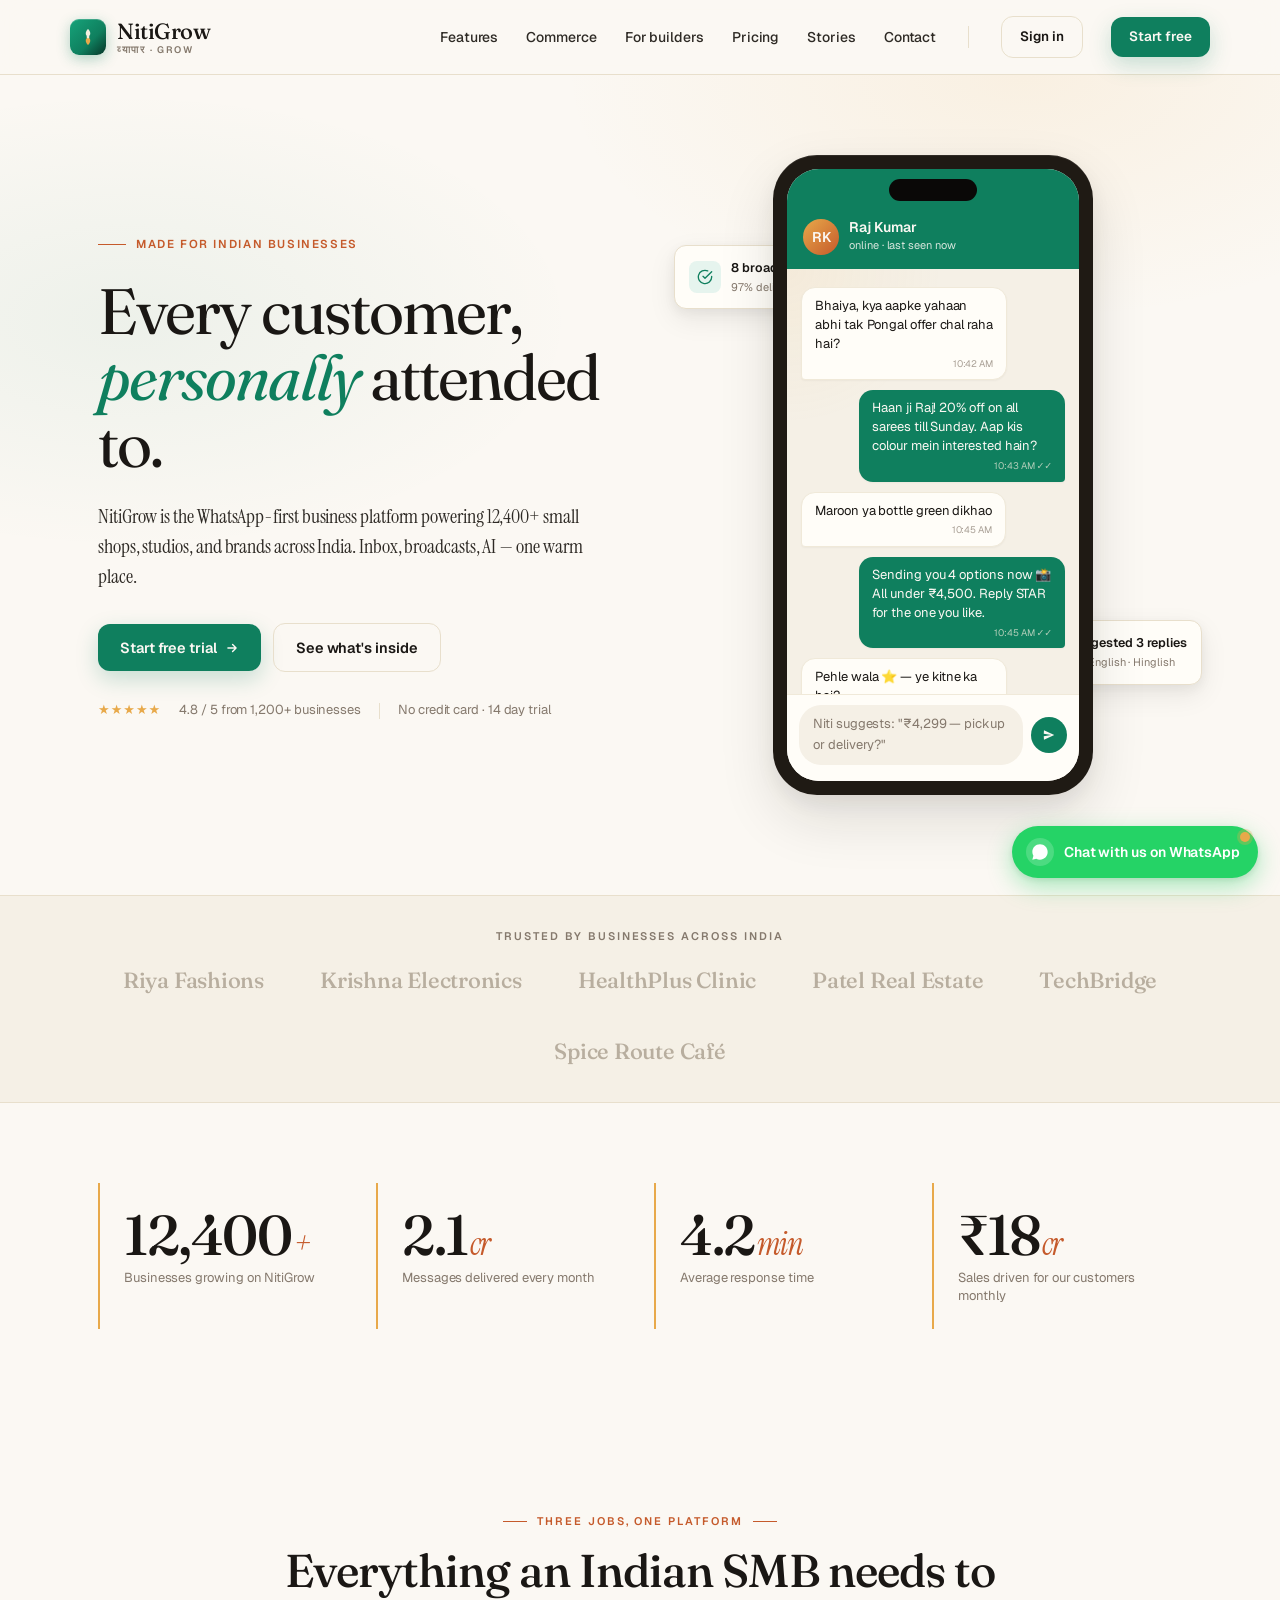
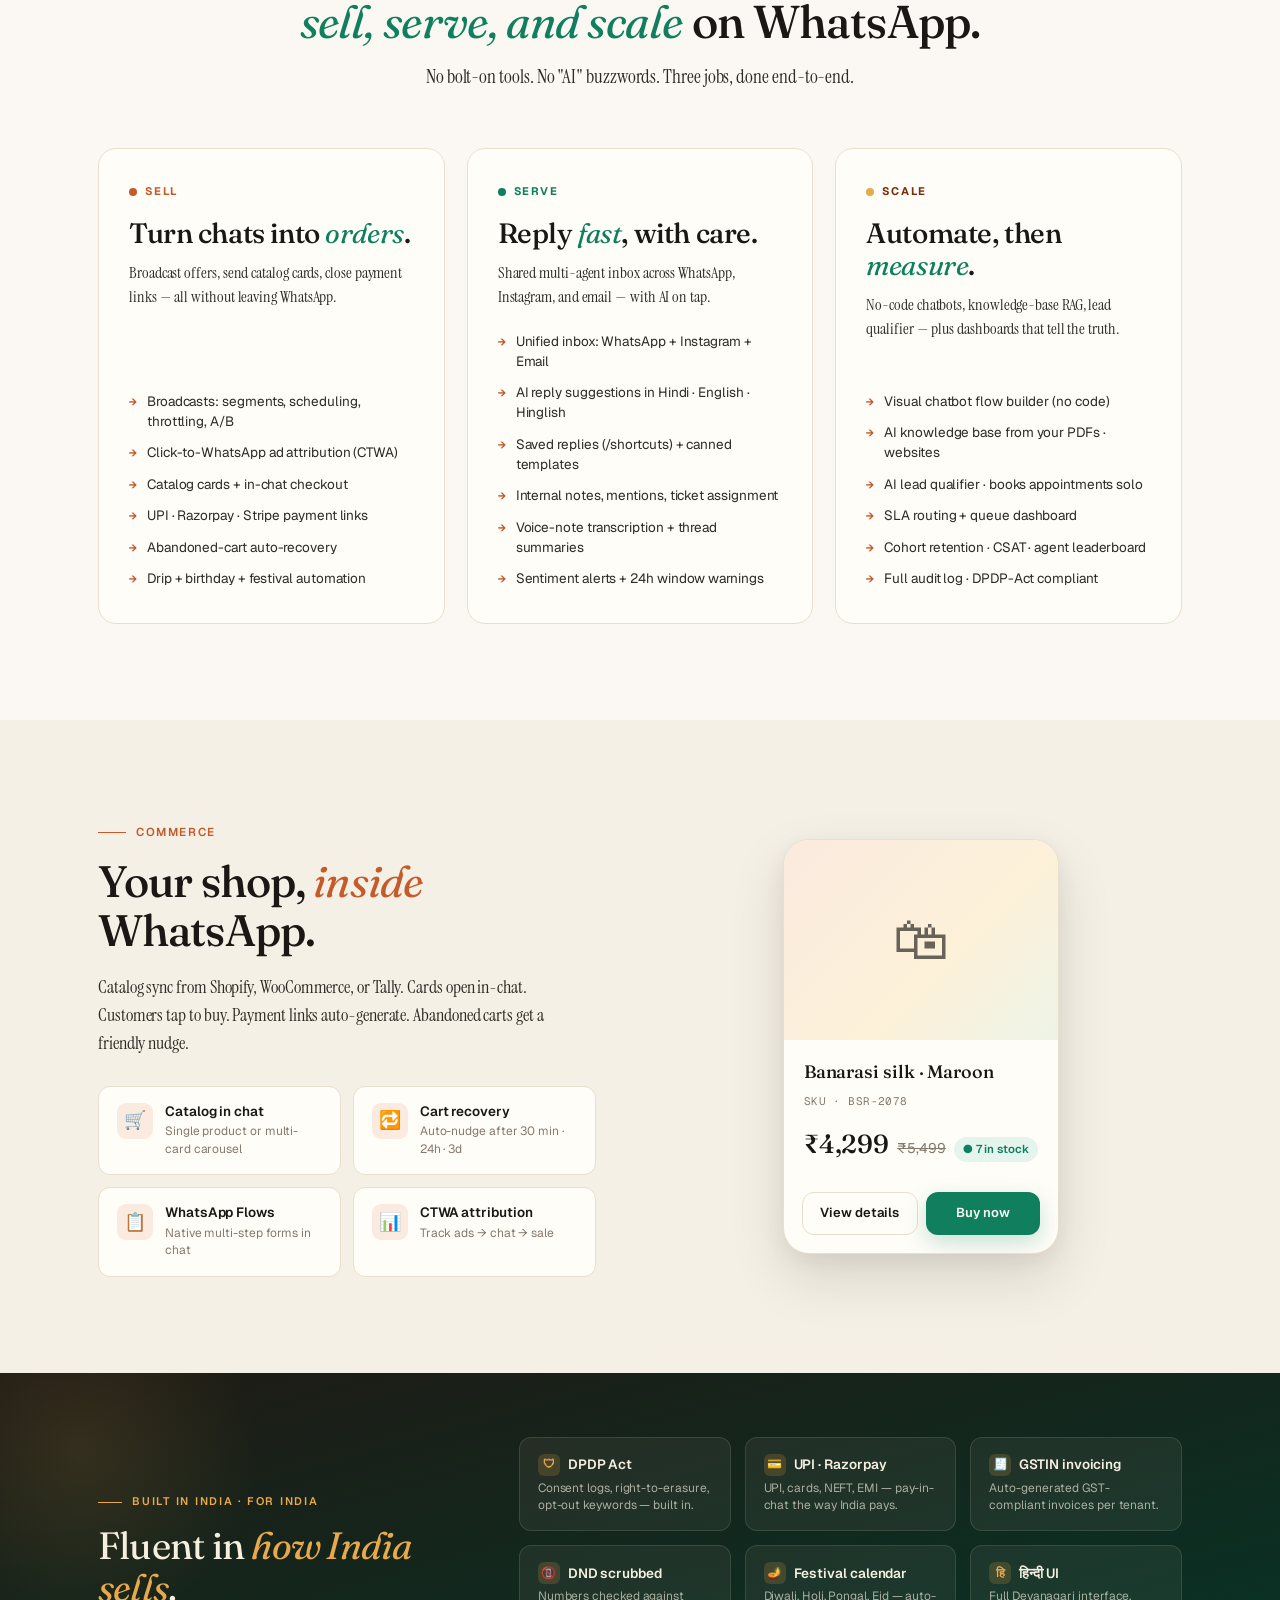
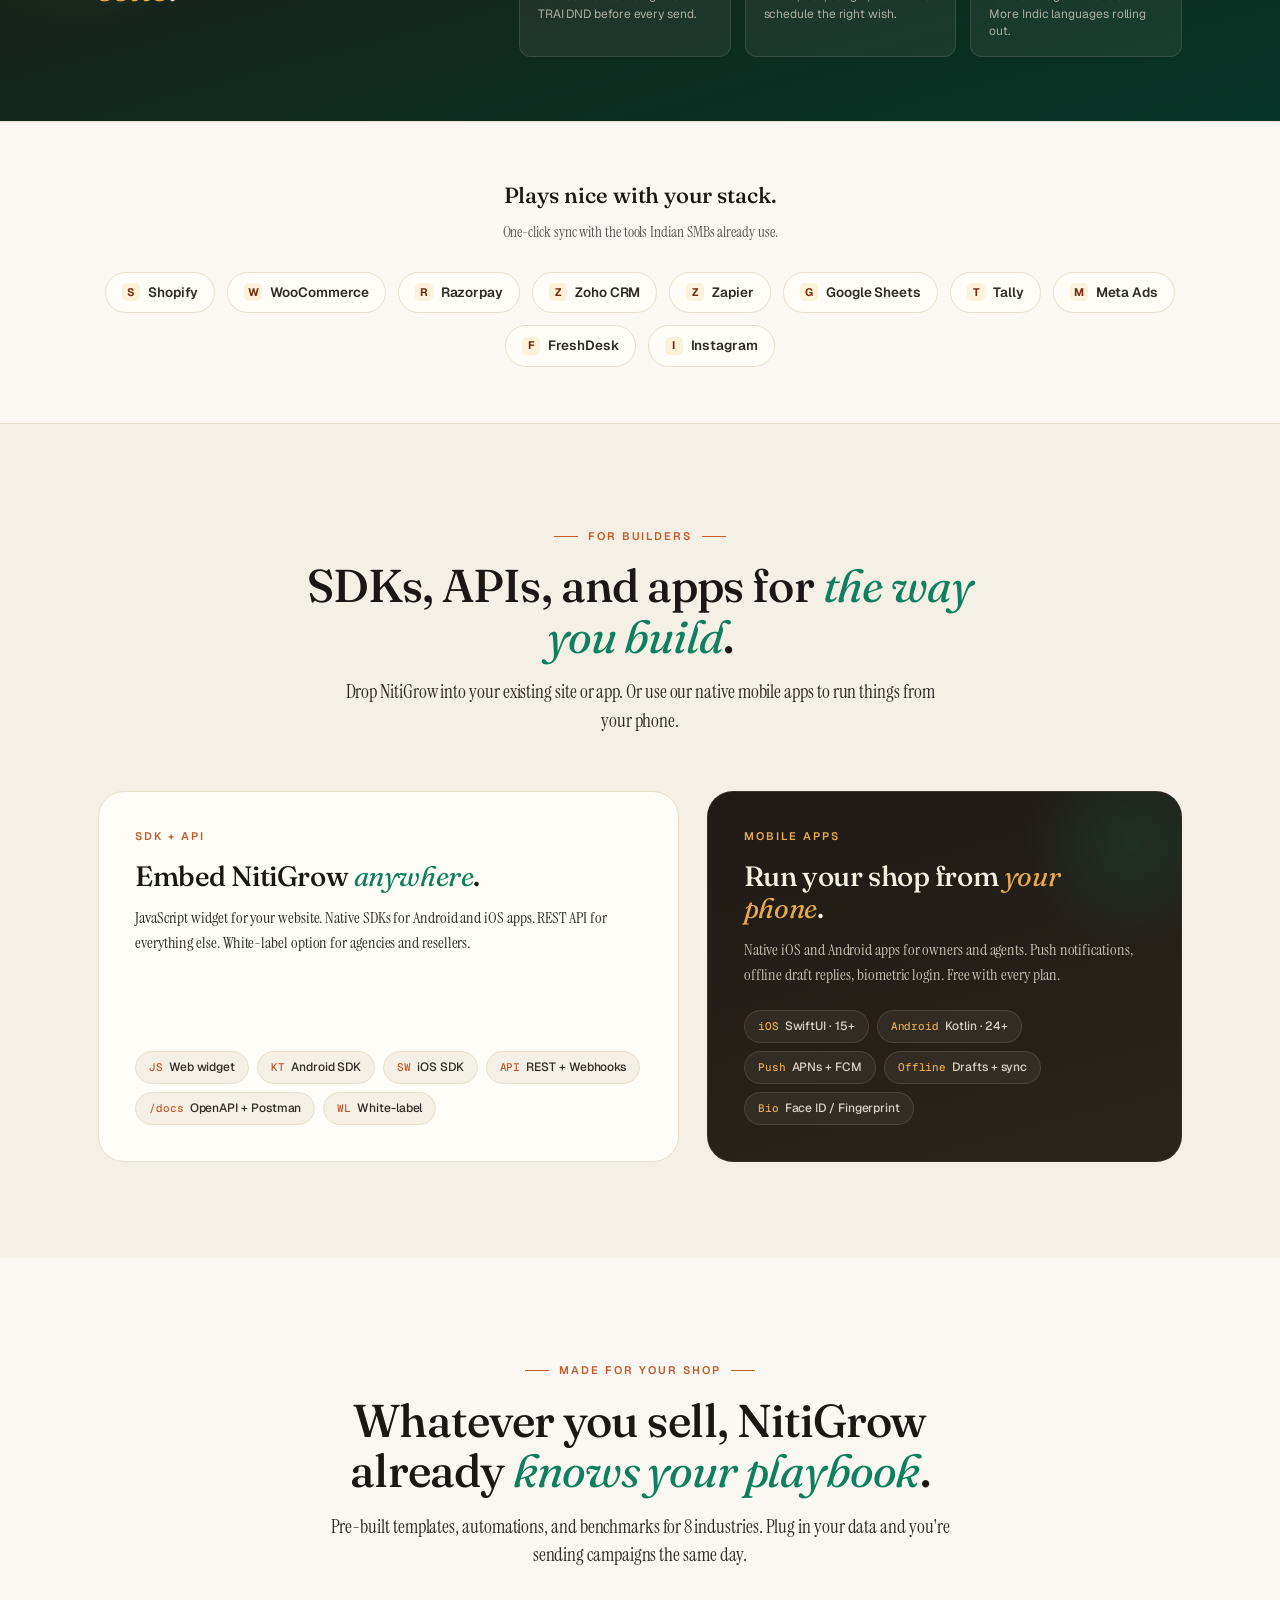
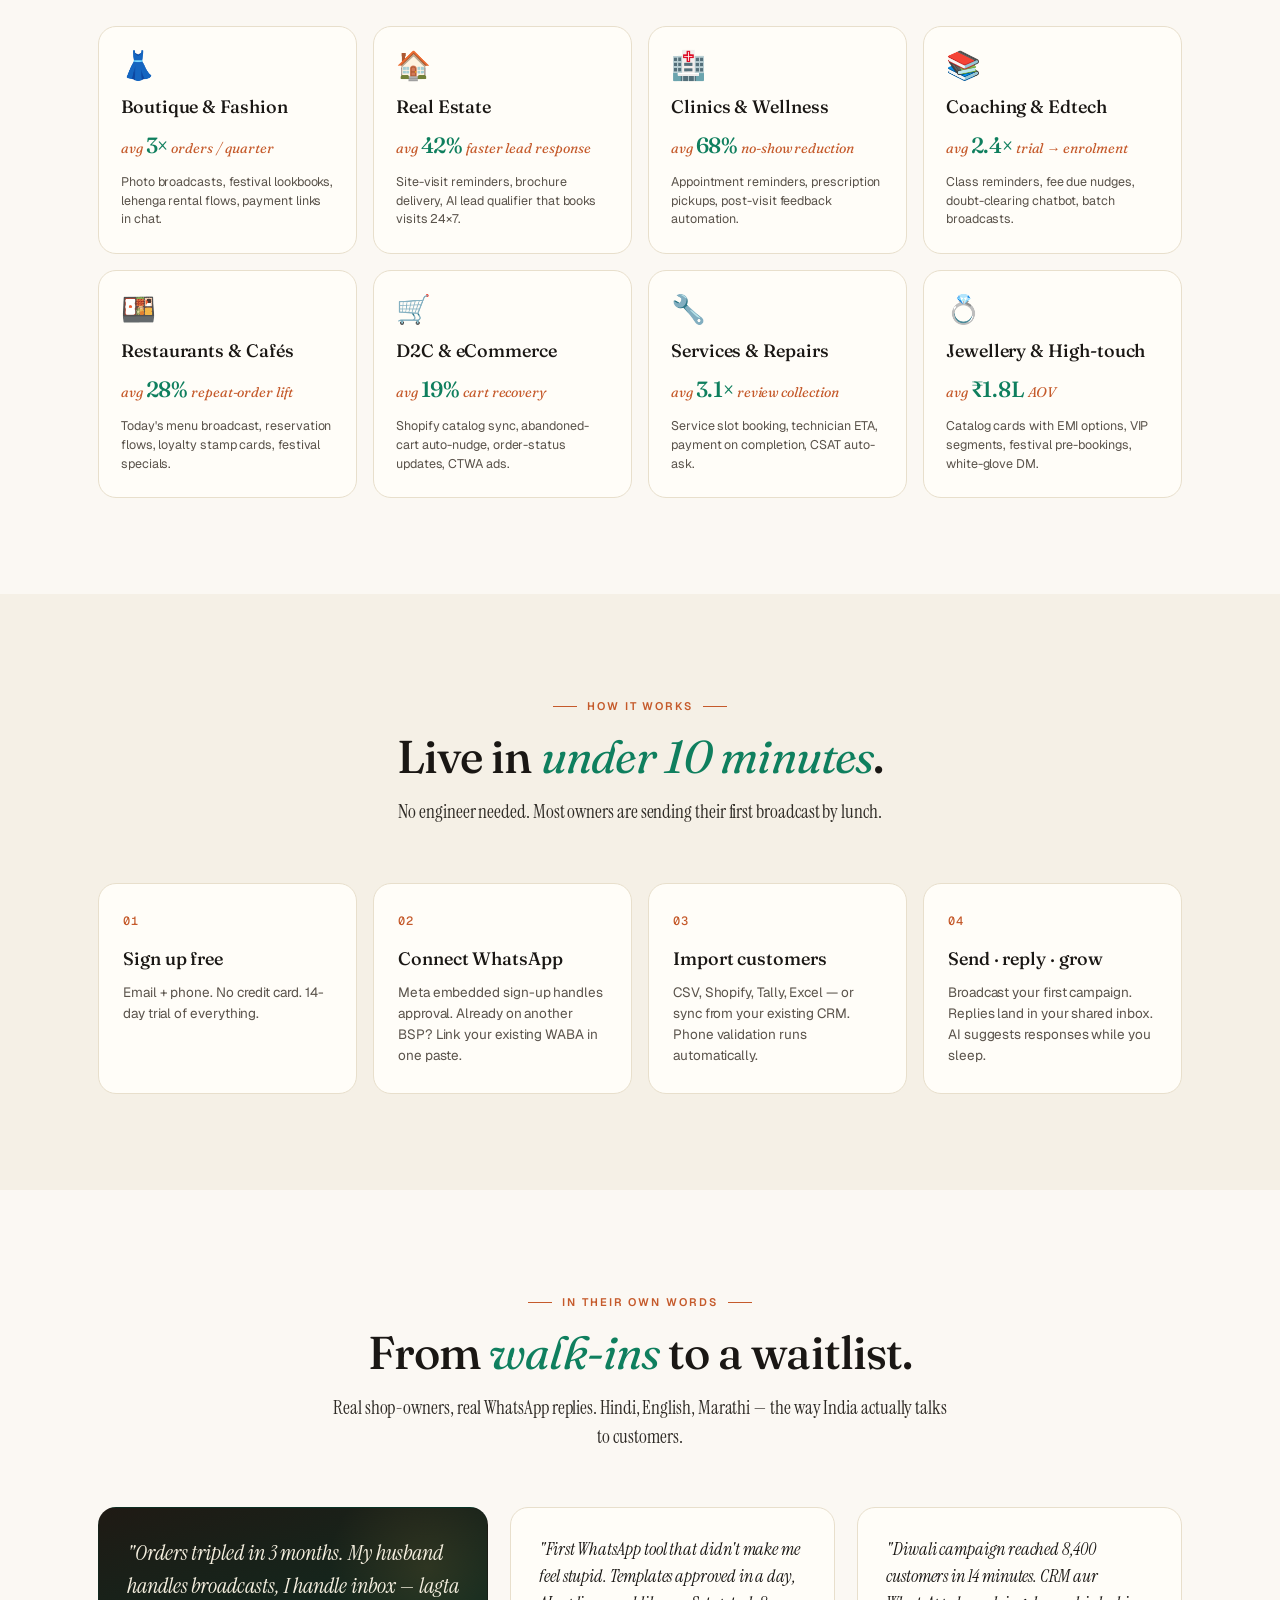
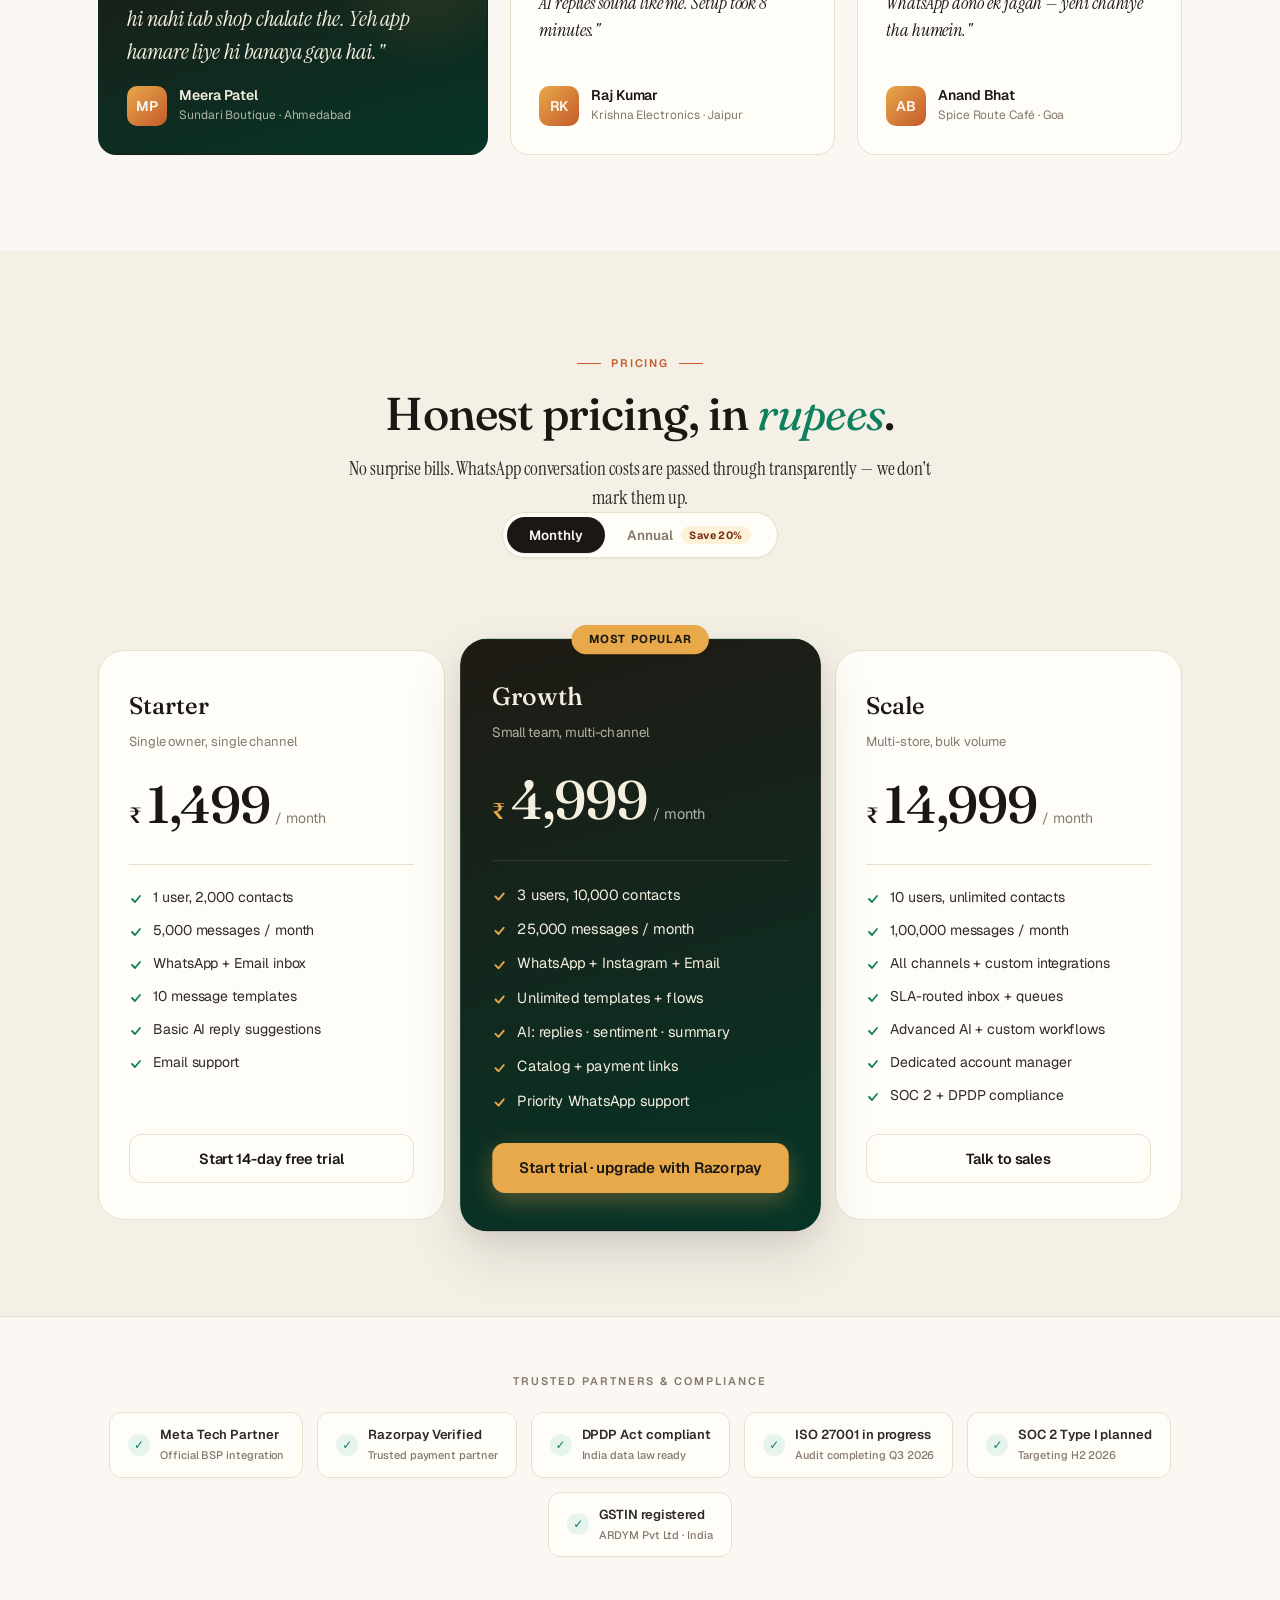
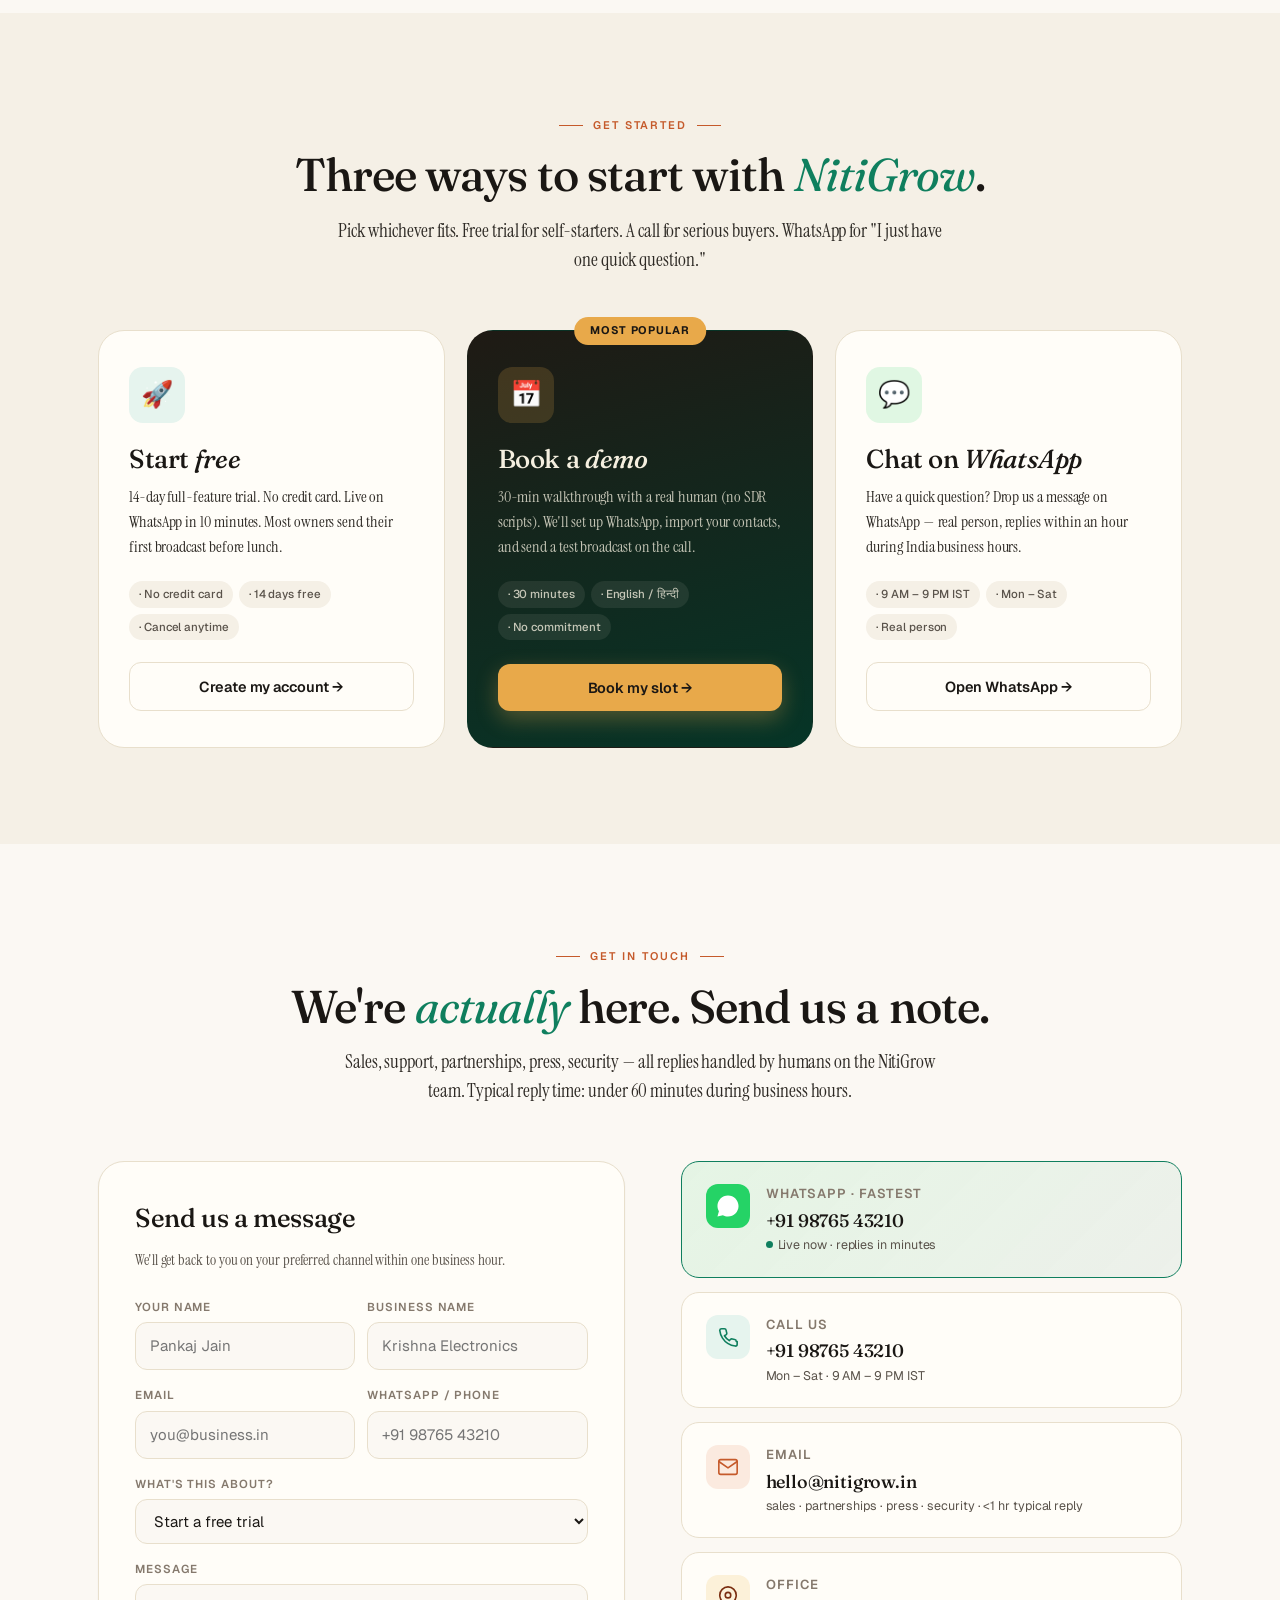
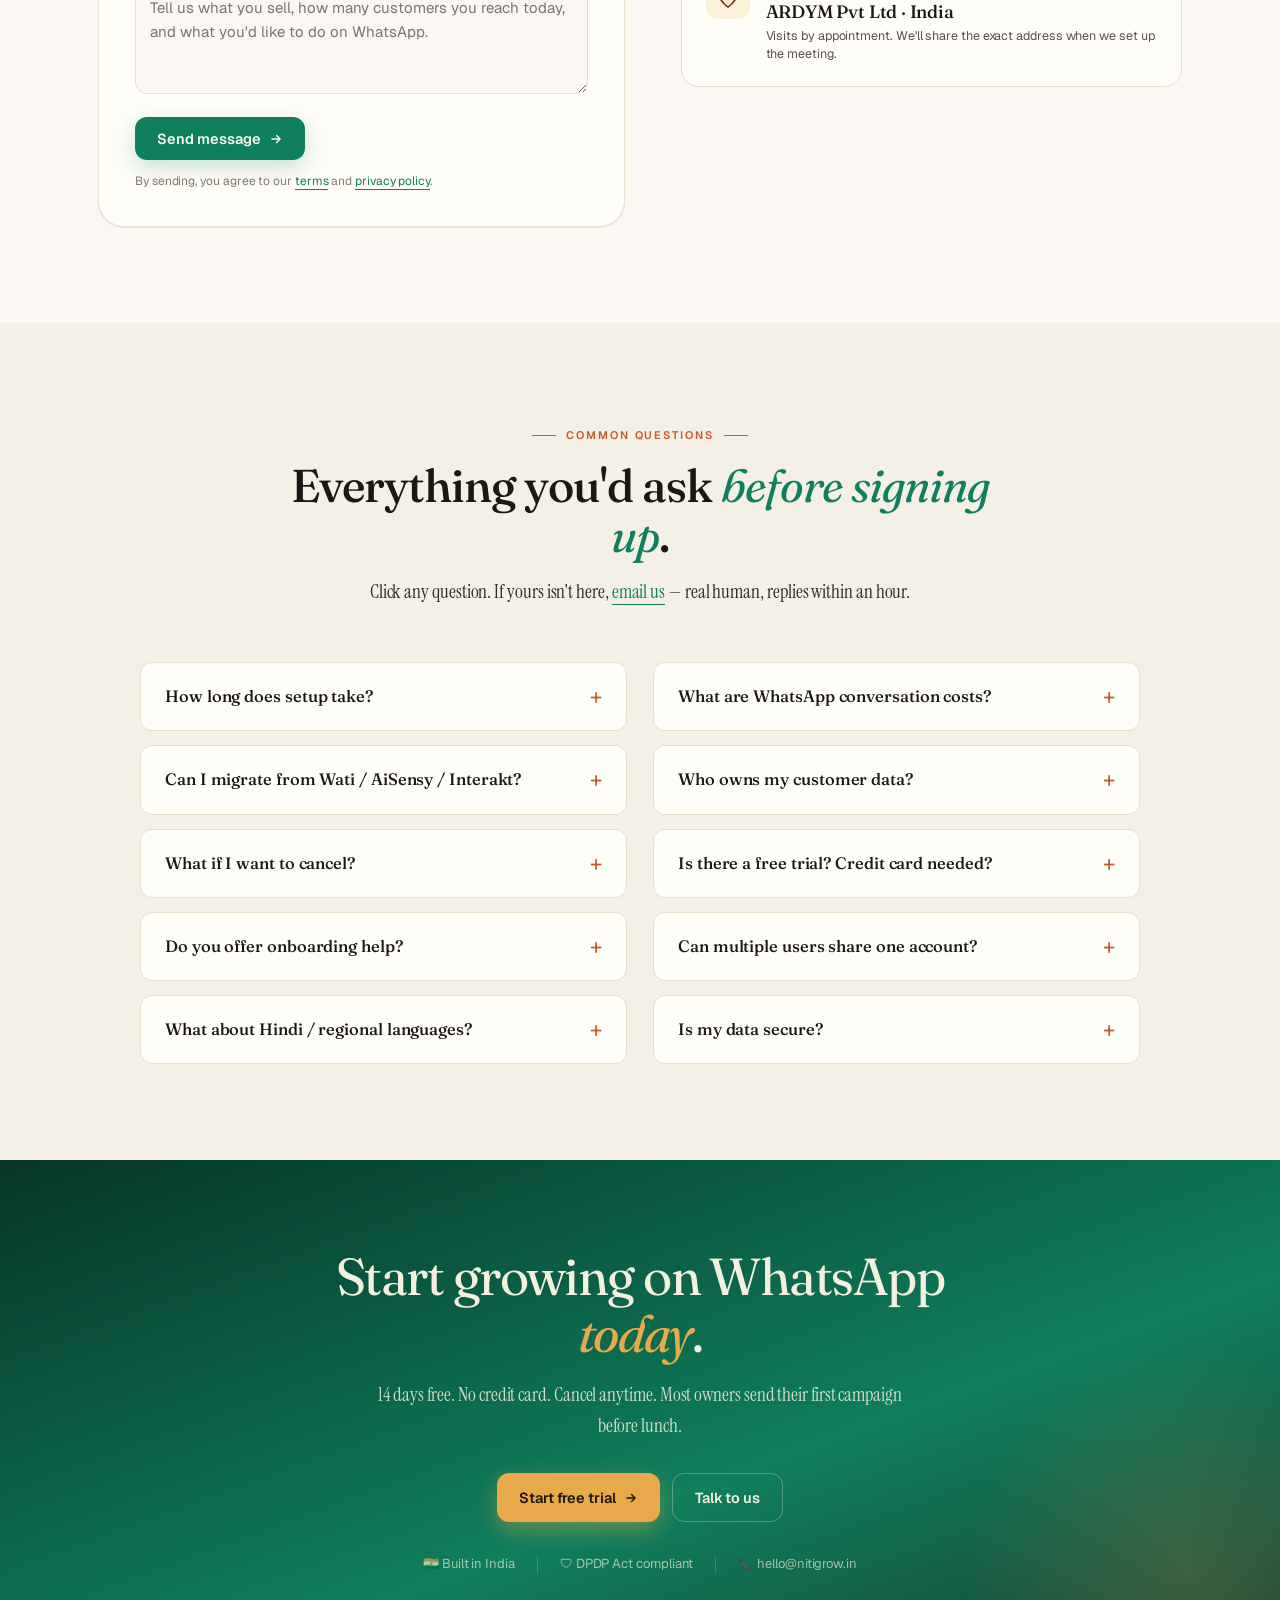
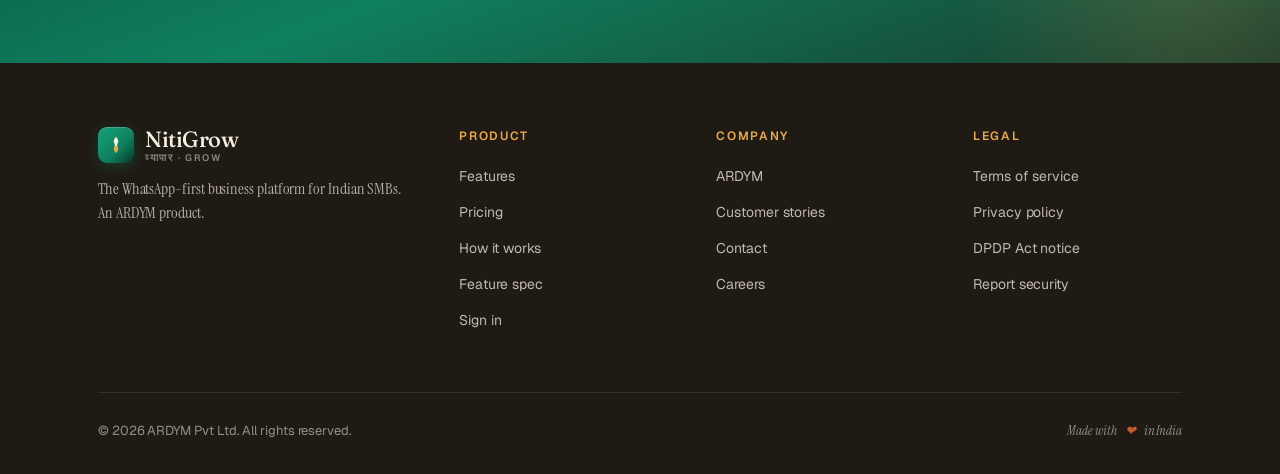
<file: index.html>
<!DOCTYPE html>
<html lang="en-IN">
<head>
  <meta charset="UTF-8" />
  <meta name="viewport" content="width=device-width, initial-scale=1.0" />

  <!-- ─────────── Core SEO ─────────── -->
  <title>NitiGrow — WhatsApp marketing &amp; CRM for Indian SMBs | nitigrow.in</title>
  <meta name="description" content="WhatsApp marketing &amp; CRM platform built for Indian SMBs. Inbox, broadcasts, AI replies in 11 Indian languages, catalog &amp; in-chat checkout. 14-day free trial, no credit card. 12,400+ businesses." />
  <meta name="keywords" content="WhatsApp marketing India, WhatsApp Business API India, WhatsApp CRM, broadcast software India, AI chatbot Hindi, Wati alternative, AiSensy alternative, Interakt alternative, SMB software India" />
  <meta name="author" content="ARDYM Pvt Ltd" />
  <meta name="robots" content="index, follow, max-image-preview:large, max-snippet:-1, max-video-preview:-1" />
  <meta name="theme-color" content="#0F7F5E" />
  <link rel="canonical" href="https://nitigrow.in/" />

  <!-- Locale variants. Hindi UI exists inside the app; landing stays English for now. -->
  <link rel="alternate" hreflang="en-IN" href="https://nitigrow.in/" />
  <link rel="alternate" hreflang="x-default" href="https://nitigrow.in/" />

  <!-- ─────────── Open Graph (Facebook, LinkedIn, WhatsApp, Slack) ─────────── -->
  <meta property="og:type" content="website" />
  <meta property="og:site_name" content="NitiGrow" />
  <meta property="og:title" content="NitiGrow — WhatsApp marketing, the warm Indian way" />
  <meta property="og:description" content="Inbox, broadcasts, AI replies, catalog &amp; checkout — one warm place built for Indian SMBs. 12,400+ businesses already growing." />
  <meta property="og:url" content="https://nitigrow.in/" />
  <meta property="og:locale" content="en_IN" />
  <meta property="og:image" content="https://nitigrow.in/og.png" />
  <meta property="og:image:secure_url" content="https://nitigrow.in/og.png" />
  <meta property="og:image:type" content="image/png" />
  <meta property="og:image:width" content="1200" />
  <meta property="og:image:height" content="630" />
  <meta property="og:image:alt" content="NitiGrow — WhatsApp marketing platform for Indian SMBs" />

  <!-- ─────────── Twitter / X ─────────── -->
  <meta name="twitter:card" content="summary_large_image" />
  <meta name="twitter:site" content="@nitigrow" />
  <meta name="twitter:title" content="NitiGrow — WhatsApp marketing, the warm Indian way" />
  <meta name="twitter:description" content="Inbox, broadcasts, AI replies, catalog &amp; checkout — one warm place for Indian SMBs. 14-day free trial, no credit card." />
  <meta name="twitter:image" content="https://nitigrow.in/og.png" />
  <meta name="twitter:image:alt" content="NitiGrow — WhatsApp marketing platform for Indian SMBs" />

  <!-- ─────────── Icons ─────────── -->
  <link rel="icon" type="image/svg+xml" href="/favicon.svg" />
  <link rel="apple-touch-icon" sizes="180x180" href="/apple-touch-icon.png" />
  <meta name="apple-mobile-web-app-title" content="NitiGrow" />
  <meta name="application-name" content="NitiGrow" />

  <!-- ─────────── Performance hints ─────────── -->
  <link rel="preconnect" href="https://api.nitigrow.in" crossorigin />
  <link rel="dns-prefetch" href="https://api.nitigrow.in" />
  <link rel="preload" as="style" href="style.css" />

  <link rel="stylesheet" href="style.css" />

  <!-- ─────────── Structured data (JSON-LD) ─────────── -->
  <!--
    Bundled into a @graph so the page emits one cohesive entity graph rather
    than four disjoint scripts — easier for Google + AI crawlers (Perplexity,
    ChatGPT, Gemini) to parse and cross-reference @id refs.
  -->
  <script type="application/ld+json">
  {
    "@context": "https://schema.org",
    "@graph": [
      {
        "@type": "Organization",
        "@id": "https://nitigrow.in/#organization",
        "name": "ARDYM Pvt Ltd",
        "alternateName": "NitiGrow",
        "url": "https://nitigrow.in/",
        "logo": "https://nitigrow.in/apple-touch-icon.png",
        "description": "ARDYM is the parent company; NitiGrow is its WhatsApp marketing and CRM platform for Indian SMBs.",
        "foundingDate": "2026",
        "founder": { "@type": "Person", "name": "Pankaj Jain" },
        "address": {
          "@type": "PostalAddress",
          "addressCountry": "IN"
        },
        "contactPoint": [{
          "@type": "ContactPoint",
          "contactType": "customer support",
          "email": "hello@nitigrow.in",
          "availableLanguage": ["English", "Hindi"],
          "areaServed": "IN"
        }],
        "sameAs": [
          "https://twitter.com/nitigrow",
          "https://www.linkedin.com/company/nitigrow",
          "https://github.com/theabhishekchandra"
        ]
      },
      {
        "@type": "WebSite",
        "@id": "https://nitigrow.in/#website",
        "url": "https://nitigrow.in/",
        "name": "NitiGrow",
        "publisher": { "@id": "https://nitigrow.in/#organization" },
        "inLanguage": "en-IN"
      },
      {
        "@type": "WebApplication",
        "@id": "https://nitigrow.in/#webapp",
        "name": "NitiGrow",
        "alternateName": "NitiGrow WhatsApp CRM",
        "url": "https://app.nitigrow.in/",
        "description": "WhatsApp marketing and CRM platform for Indian SMBs. Inbox, broadcasts, AI replies in Hindi/English/Hinglish, catalog, in-chat checkout, and integrations.",
        "applicationCategory": "BusinessApplication",
        "applicationSubCategory": "CRM",
        "operatingSystem": "Web, iOS, Android",
        "browserRequirements": "Requires JavaScript. Chrome, Safari, Firefox, Edge (current versions).",
        "softwareVersion": "1.0",
        "inLanguage": ["en-IN", "hi-IN"],
        "publisher": { "@id": "https://nitigrow.in/#organization" },
        "featureList": [
          "WhatsApp Cloud API integration",
          "Bulk broadcasts with conversation throttling",
          "AI replies with sentiment detection",
          "Multi-agent shared inbox",
          "Catalog and in-chat checkout",
          "Click-to-WhatsApp ad attribution",
          "Click flows (no-code chatbot)",
          "Hindi, English, Hinglish, and regional languages",
          "Razorpay subscriptions",
          "Multi-tenant security with 2FA + audit log"
        ],
        "offers": [
          {
            "@type": "Offer",
            "name": "Starter",
            "price": "999",
            "priceCurrency": "INR",
            "priceSpecification": {
              "@type": "UnitPriceSpecification",
              "price": "999",
              "priceCurrency": "INR",
              "billingDuration": "P1M"
            },
            "category": "subscription"
          },
          {
            "@type": "Offer",
            "name": "Growth",
            "price": "2499",
            "priceCurrency": "INR",
            "priceSpecification": {
              "@type": "UnitPriceSpecification",
              "price": "2499",
              "priceCurrency": "INR",
              "billingDuration": "P1M"
            },
            "category": "subscription"
          },
          {
            "@type": "Offer",
            "name": "Scale",
            "price": "4999",
            "priceCurrency": "INR",
            "priceSpecification": {
              "@type": "UnitPriceSpecification",
              "price": "4999",
              "priceCurrency": "INR",
              "billingDuration": "P1M"
            },
            "category": "subscription"
          }
        ],
        "aggregateRating": {
          "@type": "AggregateRating",
          "ratingValue": "4.8",
          "ratingCount": "312",
          "bestRating": "5",
          "worstRating": "1"
        }
      },
      {
        "@type": "FAQPage",
        "@id": "https://nitigrow.in/#faq",
        "mainEntity": [
          {
            "@type": "Question",
            "name": "How long does setup take?",
            "acceptedAnswer": {
              "@type": "Answer",
              "text": "Most owners are sending their first broadcast within 30 minutes. If you have a WhatsApp Business number, our embedded sign-up connects it automatically through Meta. If you're already on another BSP (Wati, AiSensy, Interakt, DoubleTick), our migration tool moves your account, templates, and contact list — usually within 24 hours, often free."
            }
          },
          {
            "@type": "Question",
            "name": "What are WhatsApp conversation costs?",
            "acceptedAnswer": {
              "@type": "Answer",
              "text": "Meta charges per conversation (not per message). India pricing as of 2026: Marketing ~₹0.88, Utility/Auth ~₹0.125, Service free for 24h after a customer message. We pass these through at cost — zero markup. Click-to-WhatsApp ad conversations are free for the first 72h."
            }
          },
          {
            "@type": "Question",
            "name": "Can I migrate from Wati, AiSensy, or Interakt?",
            "acceptedAnswer": {
              "@type": "Answer",
              "text": "Yes. Our migration team handles WABA transfer, template re-approval (we keep the original copy), contact import (CSV or direct DB), and webhook re-pointing. Free on Growth and Scale. Typical migration: 1-2 business days with zero downtime."
            }
          },
          {
            "@type": "Question",
            "name": "Who owns my customer data?",
            "acceptedAnswer": {
              "@type": "Answer",
              "text": "You do. Always. Full data export available in one click (JSON or CSV). Account deletion permanently wipes all your data within 30 days per DPDP Act §15. We never sell, share, or train AI models on your customer messages."
            }
          },
          {
            "@type": "Question",
            "name": "What if I want to cancel?",
            "acceptedAnswer": {
              "@type": "Answer",
              "text": "Cancel anytime — no calls, no retention specialists. Monthly plans stop at the end of the current period. Annual plans get a pro-rated refund for unused months. Trial accounts simply expire after 14 days with zero charge."
            }
          },
          {
            "@type": "Question",
            "name": "Is there a free trial? Credit card needed?",
            "acceptedAnswer": {
              "@type": "Answer",
              "text": "14 days free of everything, no credit card. You get the full Growth plan during trial — including AI, broadcasts, and integrations — so you can actually evaluate. Switch to a paid plan or just let it expire."
            }
          },
          {
            "@type": "Question",
            "name": "Do you offer onboarding help?",
            "acceptedAnswer": {
              "@type": "Answer",
              "text": "Growth and Scale plans include free guided onboarding — a 30-min call with our team to set up your WhatsApp, import contacts, and send your first broadcast. Scale plan customers get a dedicated account manager for the first 90 days."
            }
          },
          {
            "@type": "Question",
            "name": "Can multiple users share one account?",
            "acceptedAnswer": {
              "@type": "Answer",
              "text": "Yes. Starter is 1 user, Growth is 3, Scale is 10, Enterprise is unlimited. Each user gets their own login, role (Owner / Manager / Sales Agent / Support Agent / Viewer), and inbox view. Internal notes, mentions, and ticket assignment work out of the box."
            }
          },
          {
            "@type": "Question",
            "name": "What about Hindi and regional languages?",
            "acceptedAnswer": {
              "@type": "Answer",
              "text": "Full Devanagari (हिन्दी) interface available now. AI reply suggestions auto-detect Hindi, English, and Hinglish and respond in the customer's language. More Indic languages (Marathi, Tamil, Bengali, Gujarati, Punjabi) rolling out through 2026."
            }
          },
          {
            "@type": "Question",
            "name": "Is my data secure?",
            "acceptedAnswer": {
              "@type": "Answer",
              "text": "WhatsApp access tokens are AES-256-GCM encrypted at rest. All API traffic is TLS 1.3. JWT sessions expire in 15 min with rotating refresh tokens. Admin accounts require 2FA. We log every admin action to an immutable audit trail. DPDP Act compliant. ISO 27001 audit completing Q3 2026, SOC 2 Type I targeted H2 2026."
            }
          }
        ]
      },
      {
        "@type": "BreadcrumbList",
        "@id": "https://nitigrow.in/#breadcrumbs",
        "itemListElement": [
          {
            "@type": "ListItem",
            "position": 1,
            "name": "Home",
            "item": "https://nitigrow.in/"
          }
        ]
      }
    ]
  }
  </script>
</head>
<body>

  <!-- ─────────── NAV ─────────── -->
  <nav class="nav" id="navbar">
    <div class="container nav-inner">
      <a href="/" class="logo">
        <div class="logo-mark">
          <svg width="20" height="20" viewBox="0 0 20 20" fill="none">
            <path d="M10 2 C 13 5, 13 8, 10 10 C 7 8, 7 5, 10 2 Z" fill="#F5EFDF"/>
            <path d="M10 18 C 7 15, 7 12, 10 10 C 13 12, 13 15, 10 18 Z" fill="#E8A94A"/>
            <circle cx="10" cy="10" r="1.4" fill="#F5EFDF"/>
          </svg>
        </div>
        <div>
          <div>NitiGrow</div>
          <div class="logo-eyebrow">व्यापार · GROW</div>
        </div>
      </a>
      <div class="nav-links">
        <a href="#jobs">Features</a>
        <a href="#commerce">Commerce</a>
        <a href="#developer">For builders</a>
        <a href="#pricing">Pricing</a>
        <a href="#proof">Stories</a>
        <a href="#contact">Contact</a>
        <span class="nav-sep"></span>
        <a href="__APP_URL__/login" class="btn btn-outline" style="padding: 9px 18px; font-size: 13.5px;">Sign in</a>
        <a href="__APP_URL__/register" class="btn btn-primary" style="padding: 9px 18px; font-size: 13.5px;">Start free</a>
      </div>
      <button class="nav-mobile-toggle btn-outline" aria-label="Menu">
        <svg width="20" height="20" viewBox="0 0 24 24" fill="none" stroke="currentColor" stroke-width="2" stroke-linecap="round"><path d="M4 6h16M4 12h16M4 18h16"/></svg>
      </button>
    </div>
  </nav>

  <!-- ─────────── HERO ─────────── -->
  <section class="hero">
    <div class="container hero-inner">
      <div>
        <div class="hero-eyebrow">Made for Indian businesses</div>
        <h1>Every customer,<br/><em>personally</em> attended to.</h1>
        <p class="hero-lede">
          NitiGrow is the WhatsApp-first business platform powering 12,400+ small shops, studios, and brands across India. Inbox, broadcasts, AI — one warm place.
        </p>
        <div class="hero-actions">
          <a href="__APP_URL__/register" class="btn btn-primary">
            Start free trial
            <svg width="14" height="14" viewBox="0 0 24 24" fill="none" stroke="currentColor" stroke-width="2.4" stroke-linecap="round" stroke-linejoin="round"><path d="M5 12h14M13 6l6 6-6 6"/></svg>
          </a>
          <a href="#jobs" class="btn btn-outline">See what's inside</a>
        </div>
        <div class="hero-trust">
          <span class="stars">★★★★★</span>
          <span>4.8 / 5 from 1,200+ businesses</span>
          <span class="pipe"></span>
          <span>No credit card · 14 day trial</span>
        </div>
      </div>

      <!-- Phone mock + floating cards -->
      <div class="phone-wrap">
        <div class="float-card float-card-1">
          <div class="icon icon-1">
            <svg width="16" height="16" viewBox="0 0 24 24" fill="none" stroke="currentColor" stroke-width="2" stroke-linecap="round" stroke-linejoin="round"><path d="M22 11.1V12a10 10 0 1 1-5.93-9.14"/><polyline points="22 4 12 14.01 9 11.01"/></svg>
          </div>
          <div>
            <div class="label">8 broadcasts delivered</div>
            <div class="sub">97% delivery · 2 min ago</div>
          </div>
        </div>
        <div class="float-card float-card-2">
          <div class="icon icon-2">
            <svg width="16" height="16" viewBox="0 0 24 24" fill="none" stroke="currentColor" stroke-width="2" stroke-linecap="round" stroke-linejoin="round"><path d="M12 3v4M12 17v4M3 12h4M17 12h4M6 6l2.5 2.5M15.5 15.5 18 18M6 18l2.5-2.5M15.5 8.5 18 6"/></svg>
          </div>
          <div>
            <div class="label">AI suggested 3 replies</div>
            <div class="sub">Hindi · English · Hinglish</div>
          </div>
        </div>

        <div class="phone">
          <div class="phone-screen">
            <div class="phone-header">
              <div class="phone-avatar">RK</div>
              <div>
                <div class="phone-name">Raj Kumar</div>
                <div class="phone-status">online · last seen now</div>
              </div>
            </div>
            <div class="phone-body">
              <div class="bubble bubble-in">
                Bhaiya, kya aapke yahaan abhi tak Pongal offer chal raha hai?
                <div class="bubble-meta">10:42 AM</div>
              </div>
              <div class="bubble bubble-out">
                Haan ji Raj! 20% off on all sarees till Sunday. Aap kis colour mein interested hain?
                <div class="bubble-meta">10:43 AM ✓✓</div>
              </div>
              <div class="bubble bubble-in">
                Maroon ya bottle green dikhao
                <div class="bubble-meta">10:45 AM</div>
              </div>
              <div class="bubble bubble-out">
                Sending you 4 options now 📸 All under ₹4,500. Reply STAR for the one you like.
                <div class="bubble-meta">10:45 AM ✓✓</div>
              </div>
              <div class="bubble bubble-in">
                Pehle wala ⭐ — ye kitne ka hai?
                <div class="bubble-meta">10:48 AM</div>
              </div>
            </div>
            <div class="phone-composer">
              <span class="input">Niti suggests: "₹4,299 — pickup or delivery?"</span>
              <span class="send">
                <svg width="14" height="14" viewBox="0 0 24 24" fill="currentColor"><path d="M3.4 20.3 21 12 3.4 3.7 3 10l13 2-13 2z"/></svg>
              </span>
            </div>
          </div>
        </div>
      </div>
    </div>
  </section>

  <!-- ─────────── TRUST BAR ─────────── -->
  <section class="trust-bar">
    <div class="container">
      <div class="trust-label">Trusted by businesses across India</div>
      <div class="trust-logos">
        <span>Riya Fashions</span>
        <span>Krishna Electronics</span>
        <span>HealthPlus Clinic</span>
        <span>Patel Real Estate</span>
        <span>TechBridge</span>
        <span>Spice Route Café</span>
      </div>
    </div>
  </section>

  <!-- ─────────── STATS ─────────── -->
  <section class="stats">
    <div class="container stats-grid">
      <div class="stat">
        <div class="stat-num">12,400<span class="unit">+</span></div>
        <div class="stat-label">Businesses growing on NitiGrow</div>
      </div>
      <div class="stat">
        <div class="stat-num">2.1<span class="unit">cr</span></div>
        <div class="stat-label">Messages delivered every month</div>
      </div>
      <div class="stat">
        <div class="stat-num">4.2<span class="unit">min</span></div>
        <div class="stat-label">Average response time</div>
      </div>
      <div class="stat">
        <div class="stat-num">₹18<span class="unit">cr</span></div>
        <div class="stat-label">Sales driven for our customers monthly</div>
      </div>
    </div>
  </section>

  <!-- ─────────── JOBS — Sell · Serve · Scale ─────────── -->
  <section id="jobs" class="section">
    <div class="container">
      <div class="section-head">
        <div class="section-eyebrow">Three jobs, one platform</div>
        <h2 class="section-title">Everything an Indian SMB needs to <em>sell, serve, and scale</em> on WhatsApp.</h2>
        <p class="section-lede">No bolt-on tools. No "AI" buzzwords. Three jobs, done end-to-end.</p>
      </div>

      <div class="jobs-grid">
        <div class="job">
          <div class="job-tag job-tag-sell"><span class="dot"></span> Sell</div>
          <h3>Turn chats into <em>orders</em>.</h3>
          <p>Broadcast offers, send catalog cards, close payment links — all without leaving WhatsApp.</p>
          <ul class="job-list">
            <li>Broadcasts: segments, scheduling, throttling, A/B</li>
            <li>Click-to-WhatsApp ad attribution (CTWA)</li>
            <li>Catalog cards + in-chat checkout</li>
            <li>UPI · Razorpay · Stripe payment links</li>
            <li>Abandoned-cart auto-recovery</li>
            <li>Drip + birthday + festival automation</li>
          </ul>
        </div>

        <div class="job">
          <div class="job-tag job-tag-serve"><span class="dot"></span> Serve</div>
          <h3>Reply <em>fast</em>, with care.</h3>
          <p>Shared multi-agent inbox across WhatsApp, Instagram, and email — with AI on tap.</p>
          <ul class="job-list">
            <li>Unified inbox: WhatsApp + Instagram + Email</li>
            <li>AI reply suggestions in Hindi · English · Hinglish</li>
            <li>Saved replies (/shortcuts) + canned templates</li>
            <li>Internal notes, mentions, ticket assignment</li>
            <li>Voice-note transcription + thread summaries</li>
            <li>Sentiment alerts + 24h window warnings</li>
          </ul>
        </div>

        <div class="job">
          <div class="job-tag job-tag-scale"><span class="dot"></span> Scale</div>
          <h3>Automate, then <em>measure</em>.</h3>
          <p>No-code chatbots, knowledge-base RAG, lead qualifier — plus dashboards that tell the truth.</p>
          <ul class="job-list">
            <li>Visual chatbot flow builder (no code)</li>
            <li>AI knowledge base from your PDFs · websites</li>
            <li>AI lead qualifier · books appointments solo</li>
            <li>SLA routing + queue dashboard</li>
            <li>Cohort retention · CSAT · agent leaderboard</li>
            <li>Full audit log · DPDP-Act compliant</li>
          </ul>
        </div>
      </div>
    </div>
  </section>

  <!-- ─────────── COMMERCE ─────────── -->
  <section id="commerce" class="section commerce">
    <div class="container commerce-inner">
      <div>
        <div class="hero-eyebrow" style="margin-bottom: 16px;">Commerce</div>
        <h2>Your shop, <em>inside</em> WhatsApp.</h2>
        <p class="commerce-lede">
          Catalog sync from Shopify, WooCommerce, or Tally. Cards open in-chat. Customers tap to buy. Payment links auto-generate. Abandoned carts get a friendly nudge.
        </p>
        <div class="commerce-chips">
          <div class="commerce-chip">
            <div class="icon">🛒</div>
            <div>
              <div class="label">Catalog in chat</div>
              <div class="sub">Single product or multi-card carousel</div>
            </div>
          </div>
          <div class="commerce-chip">
            <div class="icon">🔁</div>
            <div>
              <div class="label">Cart recovery</div>
              <div class="sub">Auto-nudge after 30 min · 24h · 3d</div>
            </div>
          </div>
          <div class="commerce-chip">
            <div class="icon">📋</div>
            <div>
              <div class="label">WhatsApp Flows</div>
              <div class="sub">Native multi-step forms in chat</div>
            </div>
          </div>
          <div class="commerce-chip">
            <div class="icon">📊</div>
            <div>
              <div class="label">CTWA attribution</div>
              <div class="sub">Track ads → chat → sale</div>
            </div>
          </div>
        </div>
      </div>

      <div class="product-mock">
        <div class="gallery"></div>
        <div class="body">
          <div class="product-name">Banarasi silk · Maroon</div>
          <div class="sku">SKU · BSR-2078</div>
          <div class="price-row">
            <span class="price">₹4,299</span>
            <span class="strike">₹5,499</span>
            <span class="stock">● 7 in stock</span>
          </div>
        </div>
        <div class="actions">
          <a class="btn btn-outline">View details</a>
          <a class="btn btn-primary">Buy now</a>
        </div>
      </div>
    </div>
  </section>

  <!-- ─────────── INDIA STRIP ─────────── -->
  <section class="india-strip">
    <div class="container india-strip-inner">
      <div>
        <div class="eyebrow">Built in India · For India</div>
        <h3>Fluent in <em>how India sells</em>.</h3>
      </div>
      <div class="india-pills">
        <div class="india-pill">
          <div class="label"><span class="badge-ic">🛡</span> DPDP Act</div>
          <div class="sub">Consent logs, right-to-erasure, opt-out keywords — built in.</div>
        </div>
        <div class="india-pill">
          <div class="label"><span class="badge-ic">💳</span> UPI · Razorpay</div>
          <div class="sub">UPI, cards, NEFT, EMI — pay-in-chat the way India pays.</div>
        </div>
        <div class="india-pill">
          <div class="label"><span class="badge-ic">🧾</span> GSTIN invoicing</div>
          <div class="sub">Auto-generated GST-compliant invoices per tenant.</div>
        </div>
        <div class="india-pill">
          <div class="label"><span class="badge-ic">📵</span> DND scrubbed</div>
          <div class="sub">Numbers checked against TRAI DND before every send.</div>
        </div>
        <div class="india-pill">
          <div class="label"><span class="badge-ic">🪔</span> Festival calendar</div>
          <div class="sub">Diwali, Holi, Pongal, Eid — auto-schedule the right wish.</div>
        </div>
        <div class="india-pill">
          <div class="label"><span class="badge-ic">हि</span> हिन्दी UI</div>
          <div class="sub">Full Devanagari interface. More Indic languages rolling out.</div>
        </div>
      </div>
    </div>
  </section>

  <!-- ─────────── INTEGRATIONS ─────────── -->
  <section class="integrations">
    <div class="container">
      <h4>Plays nice with your stack.</h4>
      <p class="sub">One-click sync with the tools Indian SMBs already use.</p>
      <div class="integration-logos">
        <span class="integration-chip"><span class="ic">S</span> Shopify</span>
        <span class="integration-chip"><span class="ic">W</span> WooCommerce</span>
        <span class="integration-chip"><span class="ic">R</span> Razorpay</span>
        <span class="integration-chip"><span class="ic">Z</span> Zoho CRM</span>
        <span class="integration-chip"><span class="ic">Z</span> Zapier</span>
        <span class="integration-chip"><span class="ic">G</span> Google Sheets</span>
        <span class="integration-chip"><span class="ic">T</span> Tally</span>
        <span class="integration-chip"><span class="ic">M</span> Meta Ads</span>
        <span class="integration-chip"><span class="ic">F</span> FreshDesk</span>
        <span class="integration-chip"><span class="ic">I</span> Instagram</span>
      </div>
    </div>
  </section>

  <!-- ─────────── DEVELOPER / MOBILE ─────────── -->
  <section id="developer" class="section">
    <div class="container">
      <div class="section-head">
        <div class="section-eyebrow">For builders</div>
        <h2 class="section-title">SDKs, APIs, and apps for <em>the way you build</em>.</h2>
        <p class="section-lede">Drop NitiGrow into your existing site or app. Or use our native mobile apps to run things from your phone.</p>
      </div>
      <div class="dev-grid">
        <div class="dev-card">
          <div class="dev-eyebrow">SDK + API</div>
          <h3>Embed NitiGrow <em>anywhere</em>.</h3>
          <p>JavaScript widget for your website. Native SDKs for Android and iOS apps. REST API for everything else. White-label option for agencies and resellers.</p>
          <div class="meta">
            <span class="dev-meta-chip"><span class="mono">JS</span> Web widget</span>
            <span class="dev-meta-chip"><span class="mono">KT</span> Android SDK</span>
            <span class="dev-meta-chip"><span class="mono">SW</span> iOS SDK</span>
            <span class="dev-meta-chip"><span class="mono">API</span> REST + Webhooks</span>
            <span class="dev-meta-chip"><span class="mono">/docs</span> OpenAPI + Postman</span>
            <span class="dev-meta-chip"><span class="mono">WL</span> White-label</span>
          </div>
        </div>
        <div class="dev-card dev-card-dark">
          <div class="dev-eyebrow">Mobile apps</div>
          <h3>Run your shop from <em>your phone</em>.</h3>
          <p>Native iOS and Android apps for owners and agents. Push notifications, offline draft replies, biometric login. Free with every plan.</p>
          <div class="meta">
            <span class="dev-meta-chip"><span class="mono">iOS</span> SwiftUI · 15+</span>
            <span class="dev-meta-chip"><span class="mono">Android</span> Kotlin · 24+</span>
            <span class="dev-meta-chip"><span class="mono">Push</span> APNs + FCM</span>
            <span class="dev-meta-chip"><span class="mono">Offline</span> Drafts + sync</span>
            <span class="dev-meta-chip"><span class="mono">Bio</span> Face ID / Fingerprint</span>
          </div>
        </div>
      </div>
    </div>
  </section>

  <!-- ─────────── ORIGINAL FEATURES (hidden — superseded by Jobs) ─────────── -->
  <section id="features" class="section" hidden>
    <div class="container">
      <div class="section-head">
        <div class="section-eyebrow">What's inside</div>
        <h2 class="section-title">Every WhatsApp tool an Indian SMB <em>actually</em> needs.</h2>
        <p class="section-lede">No bloat. No "AI" buzzwords. Just the six things you reach for every day — built warm, fast, and in your language.</p>
      </div>

      <div class="features-grid">
        <div class="feature">
          <div class="feature-icon feature-icon-brand">
            <svg width="22" height="22" viewBox="0 0 24 24" fill="none" stroke="currentColor" stroke-width="1.75" stroke-linecap="round" stroke-linejoin="round"><path d="M21 12H3"/><path d="M21 12v7a2 2 0 0 1-2 2H5a2 2 0 0 1-2-2v-7"/><path d="M3 12 5 4h14l2 8"/></svg>
          </div>
          <h3>Unified inbox</h3>
          <p>WhatsApp, Instagram, and email in one window. Your team replies side-by-side with internal notes, tags, and 24-hour window alerts. Built to feel as fast as WhatsApp itself.</p>
        </div>

        <div class="feature">
          <div class="feature-icon feature-icon-accent">
            <svg width="22" height="22" viewBox="0 0 24 24" fill="none" stroke="currentColor" stroke-width="1.75" stroke-linecap="round" stroke-linejoin="round"><path d="M3 11v2a2 2 0 0 0 2 2h2l4 4V5L7 9H5a2 2 0 0 0-2 2z"/><path d="M15 7a5 5 0 0 1 0 10"/></svg>
          </div>
          <h3>Broadcasts that land</h3>
          <p>Meta-compliant templates, segmented audiences, send-time scheduling, and real-time delivery / read / reply stats. We handle the rate limits so you don't get throttled.</p>
        </div>

        <div class="feature">
          <div class="feature-icon feature-icon-turmeric">
            <svg width="22" height="22" viewBox="0 0 24 24" fill="none" stroke="currentColor" stroke-width="1.75" stroke-linecap="round" stroke-linejoin="round"><path d="M12 3v4M12 17v4M3 12h4M17 12h4M6 6l2.5 2.5M15.5 15.5 18 18M6 18l2.5-2.5M15.5 8.5 18 6"/></svg>
          </div>
          <h3>AI that speaks Indian</h3>
          <p>Reply suggestions in Hindi, English, and Hinglish. Sentiment detection, thread summaries, and an AI lead qualifier that books appointments without you typing.</p>
        </div>

        <div class="feature">
          <div class="feature-icon feature-icon-brand">
            <svg width="22" height="22" viewBox="0 0 24 24" fill="none" stroke="currentColor" stroke-width="1.75" stroke-linecap="round" stroke-linejoin="round"><rect x="4" y="8" width="16" height="12" rx="3"/><circle cx="9" cy="14" r="1"/><circle cx="15" cy="14" r="1"/><path d="M12 3v5"/></svg>
          </div>
          <h3>Chatbots, no code</h3>
          <p>Visual flow builder for FAQs, order tracking, lead capture, after-hours auto-replies. Trigger on keywords, ads, or webhooks. Hand off to a human anytime.</p>
        </div>

        <div class="feature">
          <div class="feature-icon feature-icon-accent">
            <svg width="22" height="22" viewBox="0 0 24 24" fill="none" stroke="currentColor" stroke-width="1.75" stroke-linecap="round" stroke-linejoin="round"><path d="M3 3v18h18"/><path d="M7 15l4-4 4 4 4-8"/></svg>
          </div>
          <h3>Stories your owner reads</h3>
          <p>One-screen dashboard: MRR, response times, top templates, agent leaderboard. Cohort retention, plan distribution, CSAT trends — without exporting to Excel.</p>
        </div>

        <div class="feature">
          <div class="feature-icon feature-icon-turmeric">
            <svg width="22" height="22" viewBox="0 0 24 24" fill="none" stroke="currentColor" stroke-width="1.75" stroke-linecap="round" stroke-linejoin="round"><path d="M3 10h18M7 15h1m4 0h1m-7 4h12a3 3 0 0 0 3-3V8a3 3 0 0 0-3-3H6a3 3 0 0 0-3 3v8a3 3 0 0 0 3 3z"/></svg>
          </div>
          <h3>UPI + Razorpay billing</h3>
          <p>Send a payment link inside the chat. UPI, cards, NEFT, EMI. GSTIN-compliant invoices auto-generated. Plan upgrades happen without leaving WhatsApp.</p>
        </div>
      </div>
    </div>
  </section>

  <!-- ─────────── INDUSTRIES ─────────── -->
  <section id="industries" class="section">
    <div class="container">
      <div class="section-head">
        <div class="section-eyebrow">Made for your shop</div>
        <h2 class="section-title">Whatever you sell, NitiGrow already <em>knows your playbook</em>.</h2>
        <p class="section-lede">Pre-built templates, automations, and benchmarks for 8 industries. Plug in your data and you're sending campaigns the same day.</p>
      </div>

      <div class="industries-grid">
        <div class="industry">
          <div class="ico">👗</div>
          <h4>Boutique &amp; Fashion</h4>
          <div class="roi">avg <span class="num">3×</span> orders / quarter</div>
          <p>Photo broadcasts, festival lookbooks, lehenga rental flows, payment links in chat.</p>
        </div>
        <div class="industry">
          <div class="ico">🏠</div>
          <h4>Real Estate</h4>
          <div class="roi">avg <span class="num">42%</span> faster lead response</div>
          <p>Site-visit reminders, brochure delivery, AI lead qualifier that books visits 24×7.</p>
        </div>
        <div class="industry">
          <div class="ico">🏥</div>
          <h4>Clinics &amp; Wellness</h4>
          <div class="roi">avg <span class="num">68%</span> no-show reduction</div>
          <p>Appointment reminders, prescription pickups, post-visit feedback automation.</p>
        </div>
        <div class="industry">
          <div class="ico">📚</div>
          <h4>Coaching &amp; Edtech</h4>
          <div class="roi">avg <span class="num">2.4×</span> trial → enrolment</div>
          <p>Class reminders, fee due nudges, doubt-clearing chatbot, batch broadcasts.</p>
        </div>
        <div class="industry">
          <div class="ico">🍱</div>
          <h4>Restaurants &amp; Cafés</h4>
          <div class="roi">avg <span class="num">28%</span> repeat-order lift</div>
          <p>Today's menu broadcast, reservation flows, loyalty stamp cards, festival specials.</p>
        </div>
        <div class="industry">
          <div class="ico">🛒</div>
          <h4>D2C &amp; eCommerce</h4>
          <div class="roi">avg <span class="num">19%</span> cart recovery</div>
          <p>Shopify catalog sync, abandoned-cart auto-nudge, order-status updates, CTWA ads.</p>
        </div>
        <div class="industry">
          <div class="ico">🔧</div>
          <h4>Services &amp; Repairs</h4>
          <div class="roi">avg <span class="num">3.1×</span> review collection</div>
          <p>Service slot booking, technician ETA, payment on completion, CSAT auto-ask.</p>
        </div>
        <div class="industry">
          <div class="ico">💍</div>
          <h4>Jewellery &amp; High-touch</h4>
          <div class="roi">avg <span class="num">₹1.8L</span> AOV</div>
          <p>Catalog cards with EMI options, VIP segments, festival pre-bookings, white-glove DM.</p>
        </div>
      </div>
    </div>
  </section>

  <!-- ─────────── HOW IT WORKS ─────────── -->
  <section id="how" class="section">
    <div class="container">
      <div class="section-head">
        <div class="section-eyebrow">How it works</div>
        <h2 class="section-title">Live in <em>under 10 minutes</em>.</h2>
        <p class="section-lede">No engineer needed. Most owners are sending their first broadcast by lunch.</p>
      </div>

      <div class="steps">
        <div class="step">
          <h4>Sign up free</h4>
          <p>Email + phone. No credit card. 14-day trial of everything.</p>
        </div>
        <div class="step">
          <h4>Connect WhatsApp</h4>
          <p>Meta embedded sign-up handles approval. Already on another BSP? Link your existing WABA in one paste.</p>
        </div>
        <div class="step">
          <h4>Import customers</h4>
          <p>CSV, Shopify, Tally, Excel — or sync from your existing CRM. Phone validation runs automatically.</p>
        </div>
        <div class="step">
          <h4>Send · reply · grow</h4>
          <p>Broadcast your first campaign. Replies land in your shared inbox. AI suggests responses while you sleep.</p>
        </div>
      </div>
    </div>
  </section>

  <!-- ─────────── TESTIMONIALS ─────────── -->
  <section id="proof" class="section">
    <div class="container">
      <div class="section-head">
        <div class="section-eyebrow">In their own words</div>
        <h2 class="section-title">From <em>walk-ins</em> to a waitlist.</h2>
        <p class="section-lede">Real shop-owners, real WhatsApp replies. Hindi, English, Marathi — the way India actually talks to customers.</p>
      </div>

      <div class="testimonials">
        <div class="testimonial testimonial-featured">
          <p class="testimonial-quote">
            "Orders tripled in 3 months. My husband handles broadcasts, I handle inbox — lagta hi nahi tab shop chalate the. Yeh app hamare liye hi banaya gaya hai."
          </p>
          <div class="testimonial-author">
            <div class="author-avatar">MP</div>
            <div>
              <div class="author-name">Meera Patel</div>
              <div class="author-biz">Sundari Boutique · Ahmedabad</div>
            </div>
          </div>
        </div>

        <div class="testimonial">
          <p class="testimonial-quote">
            "First WhatsApp tool that didn't make me feel stupid. Templates approved in a day, AI replies sound like me. Setup took 8 minutes."
          </p>
          <div class="testimonial-author">
            <div class="author-avatar">RK</div>
            <div>
              <div class="author-name">Raj Kumar</div>
              <div class="author-biz">Krishna Electronics · Jaipur</div>
            </div>
          </div>
        </div>

        <div class="testimonial">
          <p class="testimonial-quote">
            "Diwali campaign reached 8,400 customers in 14 minutes. CRM aur WhatsApp dono ek jagah — yehi chahiye tha humein."
          </p>
          <div class="testimonial-author">
            <div class="author-avatar">AB</div>
            <div>
              <div class="author-name">Anand Bhat</div>
              <div class="author-biz">Spice Route Café · Goa</div>
            </div>
          </div>
        </div>
      </div>
    </div>
  </section>

  <!-- ─────────── PRICING ─────────── -->
  <section id="pricing" class="section">
    <div class="container">
      <div class="section-head">
        <div class="section-eyebrow">Pricing</div>
        <h2 class="section-title">Honest pricing, in <em>rupees</em>.</h2>
        <p class="section-lede">No surprise bills. WhatsApp conversation costs are passed through transparently — we don't mark them up.</p>

        <div class="billing-toggle" id="billingToggle" role="tablist" aria-label="Billing cycle">
          <button class="active" data-billing="monthly" type="button">Monthly</button>
          <button data-billing="annual" type="button">Annual <span class="save-badge">Save 20%</span></button>
        </div>
      </div>

      <div class="pricing-grid" id="pricingGrid" data-billing="monthly">
        <div class="plan">
          <div class="plan-name">Starter</div>
          <div class="plan-tagline">Single owner, single channel</div>
          <div class="plan-price">
            <span class="plan-currency">₹</span>
            <span class="plan-amount" data-monthly="1,499" data-annual="1,199">1,499</span>
            <span class="plan-period">/ month</span>
          </div>
          <div class="plan-period annual-note">billed annually · ₹14,388 / year</div>
          <div class="plan-divider"></div>
          <ul class="plan-features">
            <li>1 user, 2,000 contacts</li>
            <li>5,000 messages / month</li>
            <li>WhatsApp + Email inbox</li>
            <li>10 message templates</li>
            <li>Basic AI reply suggestions</li>
            <li>Email support</li>
          </ul>
          <a href="__APP_URL__/register?plan=starter" class="btn btn-outline">Start 14-day free trial</a>
        </div>

        <div class="plan plan-popular">
          <div class="plan-name">Growth</div>
          <div class="plan-tagline">Small team, multi-channel</div>
          <div class="plan-price">
            <span class="plan-currency">₹</span>
            <span class="plan-amount" data-monthly="4,999" data-annual="3,999">4,999</span>
            <span class="plan-period">/ month</span>
          </div>
          <div class="plan-period annual-note">billed annually · ₹47,988 / year</div>
          <div class="plan-divider"></div>
          <ul class="plan-features">
            <li>3 users, 10,000 contacts</li>
            <li>25,000 messages / month</li>
            <li>WhatsApp + Instagram + Email</li>
            <li>Unlimited templates + flows</li>
            <li>AI: replies · sentiment · summary</li>
            <li>Catalog + payment links</li>
            <li>Priority WhatsApp support</li>
          </ul>
          <a href="__APP_URL__/register?plan=growth" class="btn btn-primary">Start trial · upgrade with Razorpay</a>
        </div>

        <div class="plan">
          <div class="plan-name">Scale</div>
          <div class="plan-tagline">Multi-store, bulk volume</div>
          <div class="plan-price">
            <span class="plan-currency">₹</span>
            <span class="plan-amount" data-monthly="14,999" data-annual="11,999">14,999</span>
            <span class="plan-period">/ month</span>
          </div>
          <div class="plan-period annual-note">billed annually · ₹1,43,988 / year</div>
          <div class="plan-divider"></div>
          <ul class="plan-features">
            <li>10 users, unlimited contacts</li>
            <li>1,00,000 messages / month</li>
            <li>All channels + custom integrations</li>
            <li>SLA-routed inbox + queues</li>
            <li>Advanced AI + custom workflows</li>
            <li>Dedicated account manager</li>
            <li>SOC 2 + DPDP compliance</li>
          </ul>
          <a href="#contact" class="btn btn-outline">Talk to sales</a>
        </div>
      </div>
    </div>
  </section>

  <!-- ─────────── TRUST BADGES ─────────── -->
  <section class="trust-badges">
    <div class="container">
      <div class="label">Trusted partners &amp; compliance</div>
      <div class="badge-row">
        <span class="trust-badge">
          <span class="check">✓</span>
          <span class="stack"><span>Meta Tech Partner</span><span class="sub">Official BSP integration</span></span>
        </span>
        <span class="trust-badge">
          <span class="check">✓</span>
          <span class="stack"><span>Razorpay Verified</span><span class="sub">Trusted payment partner</span></span>
        </span>
        <span class="trust-badge">
          <span class="check">✓</span>
          <span class="stack"><span>DPDP Act compliant</span><span class="sub">India data law ready</span></span>
        </span>
        <span class="trust-badge">
          <span class="check">✓</span>
          <span class="stack"><span>ISO 27001 in progress</span><span class="sub">Audit completing Q3 2026</span></span>
        </span>
        <span class="trust-badge">
          <span class="check">✓</span>
          <span class="stack"><span>SOC 2 Type I planned</span><span class="sub">Targeting H2 2026</span></span>
        </span>
        <span class="trust-badge">
          <span class="check">✓</span>
          <span class="stack"><span>GSTIN registered</span><span class="sub">ARDYM Pvt Ltd · India</span></span>
        </span>
      </div>
    </div>
  </section>

  <!-- ─────────── HOW TO START ─────────── -->
  <section id="start" class="section">
    <div class="container">
      <div class="section-head">
        <div class="section-eyebrow">Get started</div>
        <h2 class="section-title">Three ways to start with <em>NitiGrow</em>.</h2>
        <p class="section-lede">Pick whichever fits. Free trial for self-starters. A call for serious buyers. WhatsApp for "I just have one quick question."</p>
      </div>

      <div class="start-grid">
        <div class="start-card">
          <div class="start-icon start-icon-brand">🚀</div>
          <h3>Start <em>free</em></h3>
          <p class="desc">14-day full-feature trial. No credit card. Live on WhatsApp in 10 minutes. Most owners send their first broadcast before lunch.</p>
          <div class="start-meta">
            <span>· No credit card</span>
            <span>· 14 days free</span>
            <span>· Cancel anytime</span>
          </div>
          <a href="__APP_URL__/register" class="btn btn-outline">Create my account →</a>
        </div>

        <div class="start-card featured">
          <div class="start-icon">📅</div>
          <h3>Book a <em>demo</em></h3>
          <p class="desc">30-min walkthrough with a real human (no SDR scripts). We'll set up WhatsApp, import your contacts, and send a test broadcast on the call.</p>
          <div class="start-meta">
            <span>· 30 minutes</span>
            <span>· English / हिन्दी</span>
            <span>· No commitment</span>
          </div>
          <a href="mailto:sales@nitigrow.in?subject=Book%20a%20NitiGrow%20demo&amp;body=Hi%2C%20I%27d%20like%20to%20see%20a%20demo.%0A%0ABusiness%20name%3A%0AMonthly%20customers%3A%0APreferred%20time%20to%20call%3A" class="btn btn-primary">Book my slot →</a>
        </div>

        <div class="start-card">
          <div class="start-icon start-icon-wa">💬</div>
          <h3>Chat on <em>WhatsApp</em></h3>
          <p class="desc">Have a quick question? Drop us a message on WhatsApp — real person, replies within an hour during India business hours.</p>
          <div class="start-meta">
            <span>· 9 AM – 9 PM IST</span>
            <span>· Mon – Sat</span>
            <span>· Real person</span>
          </div>
          <a href="https://wa.me/919876543210?text=Hi%20NitiGrow%2C%20I%27d%20like%20to%20know%20more" target="_blank" rel="noopener" class="btn btn-outline">Open WhatsApp →</a>
        </div>
      </div>
    </div>
  </section>

  <!-- ─────────── CONTACT ─────────── -->
  <section id="contact" class="section">
    <div class="container">
      <div class="section-head">
        <div class="section-eyebrow">Get in touch</div>
        <h2 class="section-title">We're <em>actually</em> here. Send us a note.</h2>
        <p class="section-lede">Sales, support, partnerships, press, security — all replies handled by humans on the NitiGrow team. Typical reply time: under 60 minutes during business hours.</p>
      </div>

      <div class="contact-grid">
        <!-- Form -->
        <form class="contact-form" id="contactForm" novalidate>
          <h3>Send us a message</h3>
          <p class="sub">We'll get back to you on your preferred channel within one business hour.</p>

          <div class="field-row">
            <div class="field">
              <label for="cf-name">Your name</label>
              <input type="text" id="cf-name" name="name" required placeholder="Pankaj Jain" autocomplete="name" />
            </div>
            <div class="field">
              <label for="cf-business">Business name</label>
              <input type="text" id="cf-business" name="businessName" placeholder="Krishna Electronics" autocomplete="organization" />
            </div>
          </div>

          <div class="field-row">
            <div class="field">
              <label for="cf-email">Email</label>
              <input type="email" id="cf-email" name="email" required placeholder="you@business.in" autocomplete="email" />
            </div>
            <div class="field">
              <label for="cf-phone">WhatsApp / phone</label>
              <input type="tel" id="cf-phone" name="phone" placeholder="+91 98765 43210" autocomplete="tel" />
            </div>
          </div>

          <div class="field">
            <label for="cf-topic">What's this about?</label>
            <select id="cf-topic" name="topic">
              <option value="trial">Start a free trial</option>
              <option value="demo">Book a demo</option>
              <option value="pricing">Pricing / plan question</option>
              <option value="migration">Migrate from another tool (Wati / AiSensy / Interakt)</option>
              <option value="enterprise">Enterprise / 10+ user plan</option>
              <option value="partnership">Partnership / reseller</option>
              <option value="support">Existing customer support</option>
              <option value="other">Something else</option>
            </select>
          </div>

          <div class="field">
            <label for="cf-message">Message</label>
            <textarea id="cf-message" name="message" placeholder="Tell us what you sell, how many customers you reach today, and what you'd like to do on WhatsApp."></textarea>
          </div>

          <div class="submit-row">
            <button type="submit" class="btn btn-primary" id="cf-submit">
              Send message
              <svg width="14" height="14" viewBox="0 0 24 24" fill="none" stroke="currentColor" stroke-width="2.4" stroke-linecap="round"><path d="M5 12h14M13 6l6 6-6 6"/></svg>
            </button>
            <span class="legal">By sending, you agree to our <a href="terms.html" style="color: var(--brand); border-bottom: 1px solid currentColor;">terms</a> and <a href="privacy.html" style="color: var(--brand); border-bottom: 1px solid currentColor;">privacy policy</a>.</span>
          </div>

          <div class="form-msg" id="cf-msg" role="status" aria-live="polite"></div>

          <!-- Honeypot: bots fill every input; humans never see this off-screen field. -->
          <div aria-hidden="true" style="position:absolute; left:-9999px; top:-9999px; height:0; width:0; overflow:hidden;">
            <label>Don't fill this — anti-spam<input type="text" name="website" tabindex="-1" autocomplete="off" /></label>
          </div>
          <input type="hidden" name="_t" id="cf-ts" value="" />
        </form>

        <!-- Methods -->
        <div class="contact-methods">
          <a class="contact-card featured" href="https://wa.me/919876543210?text=Hi%20NitiGrow%2C%20I%27d%20like%20to%20know%20more" target="_blank" rel="noopener">
            <div class="ico ico-wa">
              <svg width="22" height="22" viewBox="0 0 24 24" fill="currentColor"><path d="M17.5 14.4c-.3-.2-1.8-.9-2-1-.3-.1-.5-.2-.7.2s-.8 1-1 1.2c-.2.1-.4.2-.7 0-.3-.1-1.3-.5-2.4-1.5-.9-.8-1.5-1.8-1.7-2.1-.2-.3 0-.5.1-.6l.5-.6c.1-.2.2-.3.3-.5.1-.2.1-.4 0-.5l-1-2.3c-.3-.6-.5-.5-.7-.6h-.6c-.2 0-.5.1-.8.4-.3.3-1.1 1-1.1 2.5s1.1 2.9 1.3 3.1c.1.2 2.3 3.5 5.5 4.8.8.3 1.4.5 1.8.6.8.2 1.5.2 2 .1.6-.1 1.8-.7 2.1-1.5.3-.7.3-1.4.2-1.5-.1-.1-.3-.2-.6-.3z M12 .5C5.6.5.5 5.6.5 12c0 2 .6 4 1.6 5.8L.5 23.5l5.9-1.5c1.7.9 3.6 1.5 5.6 1.5 6.4 0 11.5-5.1 11.5-11.5C23.5 5.6 18.4.5 12 .5z"/></svg>
            </div>
            <div>
              <div class="label">WhatsApp · fastest</div>
              <div class="value">+91 98765 43210</div>
              <div class="hint"><span class="pulse"></span>Live now · replies in minutes</div>
            </div>
          </a>

          <a class="contact-card" href="tel:+919876543210">
            <div class="ico ico-phone">
              <svg width="22" height="22" viewBox="0 0 24 24" fill="none" stroke="currentColor" stroke-width="1.75" stroke-linecap="round" stroke-linejoin="round"><path d="M22 16.9v3a2 2 0 0 1-2 2 19 19 0 0 1-8.3-3 18.8 18.8 0 0 1-5.7-5.7 19 19 0 0 1-3-8.4A2 2 0 0 1 5 3h3a2 2 0 0 1 2 1.7c.1.9.3 1.8.6 2.6a2 2 0 0 1-.5 2.1L8.1 10.6a16 16 0 0 0 5.3 5.3l1.2-1.2a2 2 0 0 1 2.1-.5c.8.3 1.7.5 2.6.6a2 2 0 0 1 1.7 2z"/></svg>
            </div>
            <div>
              <div class="label">Call us</div>
              <div class="value">+91 98765 43210</div>
              <div class="hint">Mon – Sat · 9 AM – 9 PM IST</div>
            </div>
          </a>

          <a class="contact-card" href="mailto:hello@nitigrow.in">
            <div class="ico ico-email">
              <svg width="22" height="22" viewBox="0 0 24 24" fill="none" stroke="currentColor" stroke-width="1.75" stroke-linecap="round" stroke-linejoin="round"><path d="M4 4h16c1.1 0 2 .9 2 2v12c0 1.1-.9 2-2 2H4c-1.1 0-2-.9-2-2V6c0-1.1.9-2 2-2z"/><polyline points="22,6 12,13 2,6"/></svg>
            </div>
            <div>
              <div class="label">Email</div>
              <div class="value">hello@nitigrow.in</div>
              <div class="hint">sales · partnerships · press · security · &lt;1 hr typical reply</div>
            </div>
          </a>

          <div class="contact-card">
            <div class="ico ico-office">
              <svg width="22" height="22" viewBox="0 0 24 24" fill="none" stroke="currentColor" stroke-width="1.75" stroke-linecap="round" stroke-linejoin="round"><path d="M21 10c0 7-9 13-9 13s-9-6-9-13a9 9 0 0 1 18 0z"/><circle cx="12" cy="10" r="3"/></svg>
            </div>
            <div>
              <div class="label">Office</div>
              <div class="value">ARDYM Pvt Ltd · India</div>
              <div class="hint">Visits by appointment. We'll share the exact address when we set up the meeting.</div>
            </div>
          </div>
        </div>
      </div>
    </div>
  </section>

  <!-- ─────────── FAQ ─────────── -->
  <section id="faq" class="section">
    <div class="container">
      <div class="section-head">
        <div class="section-eyebrow">Common questions</div>
        <h2 class="section-title">Everything you'd ask <em>before signing up</em>.</h2>
        <p class="section-lede">Click any question. If yours isn't here, <a href="mailto:hello@nitigrow.in" style="color: var(--brand); border-bottom: 1px solid var(--brand);">email us</a> — real human, replies within an hour.</p>
      </div>

      <div class="faq-grid">
        <details class="faq-item">
          <summary>How long does setup take?</summary>
          <div class="answer">
            Most owners are sending their first broadcast within 30 minutes. If you have a WhatsApp Business number, our embedded sign-up connects it automatically through Meta. If you're already on another BSP (Wati, AiSensy, Interakt, DoubleTick), our migration tool moves your account, templates, and contact list — usually within 24 hours, often free.
          </div>
        </details>

        <details class="faq-item">
          <summary>What are WhatsApp conversation costs?</summary>
          <div class="answer">
            Meta charges per conversation (not per message). India pricing as of 2026: Marketing ~₹0.88, Utility/Auth ~₹0.125, Service free for 24h after a customer message. We pass these through at cost — zero markup. Click-to-WhatsApp ad conversations are free for the first 72h.
          </div>
        </details>

        <details class="faq-item">
          <summary>Can I migrate from Wati / AiSensy / Interakt?</summary>
          <div class="answer">
            Yes. Our migration team handles WABA transfer, template re-approval (we keep the original copy), contact import (CSV or direct DB), and webhook re-pointing. Free on Growth and Scale. Typical migration: 1-2 business days with zero downtime.
          </div>
        </details>

        <details class="faq-item">
          <summary>Who owns my customer data?</summary>
          <div class="answer">
            You do. Always. Full data export available in one click (JSON or CSV). Account deletion permanently wipes all your data within 30 days per DPDP Act §15. We never sell, share, or train AI models on your customer messages.
          </div>
        </details>

        <details class="faq-item">
          <summary>What if I want to cancel?</summary>
          <div class="answer">
            Cancel anytime — no calls, no "retention specialists." Monthly plans stop at the end of the current period. Annual plans get a pro-rated refund for unused months. Trial accounts simply expire after 14 days with zero charge.
          </div>
        </details>

        <details class="faq-item">
          <summary>Is there a free trial? Credit card needed?</summary>
          <div class="answer">
            14 days free of everything, no credit card. You get the full Growth plan during trial — including AI, broadcasts, and integrations — so you can actually evaluate. Switch to a paid plan or just let it expire.
          </div>
        </details>

        <details class="faq-item">
          <summary>Do you offer onboarding help?</summary>
          <div class="answer">
            Growth and Scale plans include free guided onboarding — a 30-min call with our team to set up your WhatsApp, import contacts, and send your first broadcast. Scale plan customers get a dedicated account manager for the first 90 days.
          </div>
        </details>

        <details class="faq-item">
          <summary>Can multiple users share one account?</summary>
          <div class="answer">
            Yes. Starter is 1 user, Growth is 3, Scale is 10, Enterprise is unlimited. Each user gets their own login, role (Owner / Manager / Sales Agent / Support Agent / Viewer), and inbox view. Internal notes, mentions, and ticket assignment work out of the box.
          </div>
        </details>

        <details class="faq-item">
          <summary>What about Hindi / regional languages?</summary>
          <div class="answer">
            Full Devanagari (हिन्दी) interface available now. AI reply suggestions auto-detect Hindi, English, and Hinglish and respond in the customer's language. More Indic languages (Marathi, Tamil, Bengali, Gujarati, Punjabi) rolling out through 2026.
          </div>
        </details>

        <details class="faq-item">
          <summary>Is my data secure?</summary>
          <div class="answer">
            WhatsApp access tokens are AES-256-GCM encrypted at rest. All API traffic is TLS 1.3. JWT sessions expire in 15 min with rotating refresh tokens. Admin accounts require 2FA. We log every admin action to an immutable audit trail. DPDP Act compliant. ISO 27001 audit completing Q3 2026, SOC 2 Type I targeted H2 2026.
          </div>
        </details>
      </div>
    </div>
  </section>

  <!-- ─────────── CTA ─────────── -->
  <section class="cta">
    <div class="container cta-inner">
      <h2>Start growing on WhatsApp <em>today</em>.</h2>
      <p>14 days free. No credit card. Cancel anytime. Most owners send their first campaign before lunch.</p>
      <div style="display: flex; gap: 12px; justify-content: center; flex-wrap: wrap;">
        <a href="__APP_URL__/register" class="btn btn-primary">
          Start free trial
          <svg width="14" height="14" viewBox="0 0 24 24" fill="none" stroke="currentColor" stroke-width="2.4" stroke-linecap="round" stroke-linejoin="round"><path d="M5 12h14M13 6l6 6-6 6"/></svg>
        </a>
        <a href="mailto:hello@nitigrow.in" class="btn btn-outline">Talk to us</a>
      </div>
      <div class="cta-trust">
        <span>🇮🇳 Built in India</span>
        <span class="pipe"></span>
        <span>🛡 DPDP Act compliant</span>
        <span class="pipe"></span>
        <span>📞 hello@nitigrow.in</span>
      </div>
    </div>
  </section>

  <!-- ─────────── FOOTER ─────────── -->
  <footer class="footer">
    <div class="container">
      <div class="footer-grid">
        <div class="footer-brand">
          <a href="/" class="logo">
            <div class="logo-mark">
              <svg width="20" height="20" viewBox="0 0 20 20" fill="none">
                <path d="M10 2 C 13 5, 13 8, 10 10 C 7 8, 7 5, 10 2 Z" fill="#F5EFDF"/>
                <path d="M10 18 C 7 15, 7 12, 10 10 C 13 12, 13 15, 10 18 Z" fill="#E8A94A"/>
                <circle cx="10" cy="10" r="1.4" fill="#F5EFDF"/>
              </svg>
            </div>
            <div>
              <div>NitiGrow</div>
              <div class="logo-eyebrow" style="color: rgba(245,239,223,0.5);">व्यापार · GROW</div>
            </div>
          </a>
          <p>The WhatsApp-first business platform for Indian SMBs. An ARDYM product.</p>
        </div>

        <div>
          <h5>Product</h5>
          <ul>
            <li><a href="#features">Features</a></li>
            <li><a href="#pricing">Pricing</a></li>
            <li><a href="#how">How it works</a></li>
            <li><a href="__APP_URL__/feature-spec">Feature spec</a></li>
            <li><a href="__APP_URL__/login">Sign in</a></li>
          </ul>
        </div>

        <div>
          <h5>Company</h5>
          <ul>
            <li><a href="https://ardym.in">ARDYM</a></li>
            <li><a href="#proof">Customer stories</a></li>
            <li><a href="mailto:hello@nitigrow.in">Contact</a></li>
            <li><a href="mailto:careers@nitigrow.in">Careers</a></li>
          </ul>
        </div>

        <div>
          <h5>Legal</h5>
          <ul>
            <li><a href="terms.html">Terms of service</a></li>
            <li><a href="privacy.html">Privacy policy</a></li>
            <li><a href="privacy.html#dpdp">DPDP Act notice</a></li>
            <li><a href="mailto:security@nitigrow.in">Report security</a></li>
          </ul>
        </div>
      </div>

      <div class="footer-bottom">
        <div>© 2026 ARDYM Pvt Ltd. All rights reserved.</div>
        <div class="made">Made with <span class="heart">❤</span> in India</div>
      </div>
    </div>
  </footer>

  <!-- ─────────── WHATSAPP FLOAT ─────────── -->
  <a class="wa-float" href="https://wa.me/919876543210?text=Hi%20NitiGrow%20team%2C%20I%27d%20like%20to%20know%20more" target="_blank" rel="noopener" aria-label="Chat with us on WhatsApp">
    <span class="dot"></span>
    <span class="ic">
      <svg width="16" height="16" viewBox="0 0 24 24" fill="currentColor"><path d="M17.5 14.4c-.3-.2-1.8-.9-2-1-.3-.1-.5-.2-.7.2s-.8 1-1 1.2c-.2.1-.4.2-.7 0-.3-.1-1.3-.5-2.4-1.5-.9-.8-1.5-1.8-1.7-2.1-.2-.3 0-.5.1-.6l.5-.6c.1-.2.2-.3.3-.5.1-.2.1-.4 0-.5l-1-2.3c-.3-.6-.5-.5-.7-.6h-.6c-.2 0-.5.1-.8.4-.3.3-1.1 1-1.1 2.5s1.1 2.9 1.3 3.1c.1.2 2.3 3.5 5.5 4.8.8.3 1.4.5 1.8.6.8.2 1.5.2 2 .1.6-.1 1.8-.7 2.1-1.5.3-.7.3-1.4.2-1.5-.1-.1-.3-.2-.6-.3z M12 .5C5.6.5.5 5.6.5 12c0 2 .6 4 1.6 5.8L.5 23.5l5.9-1.5c1.7.9 3.6 1.5 5.6 1.5 6.4 0 11.5-5.1 11.5-11.5C23.5 5.6 18.4.5 12 .5z"/></svg>
    </span>
    <span class="label-text">Chat with us on WhatsApp</span>
  </a>

  <script>
    // Auto-rewrite app/api links: localhost → :5173 / :3000, anywhere else → production.
    // Lets the landing page open in dev or prod without redeploys.
    (function rewriteAppUrls() {
      const host = window.location.hostname;
      const isLocal = host === 'localhost' || host === '127.0.0.1' || host.endsWith('.local');
      const appBase = window.NITIGROW_APP_BASE
        || (isLocal ? 'http://localhost:5173' : 'https://app.nitigrow.in');
      const apiBase = window.NITIGROW_API_BASE
        || (isLocal ? 'http://localhost:3000' : 'https://api.nitigrow.in');
      window.NITIGROW_APP_BASE = appBase;
      window.NITIGROW_API_BASE = apiBase;
      document.querySelectorAll('a[href*="__APP_URL__"]').forEach((a) => {
        a.href = a.getAttribute('href').replace(/__APP_URL__/g, appBase);
      });
    })();

    // Tiny nav-on-scroll polish
    const nav = document.getElementById('navbar');
    let lastY = 0;
    window.addEventListener('scroll', () => {
      const y = window.scrollY;
      nav.style.boxShadow = y > 10 ? '0 1px 2px rgba(26,23,20,0.05)' : 'none';
      lastY = y;
    }, { passive: true });

    // Contact form — POST to backend; on failure, open WhatsApp with prefilled body.
    const contactForm = document.getElementById('contactForm');
    if (contactForm) {
      const msgEl = document.getElementById('cf-msg');
      const btn = document.getElementById('cf-submit');
      const apiBase = (window.NITIGROW_API_BASE || 'https://api.nitigrow.in').replace(/\/$/, '');

      // Stamp form mount time so the backend can reject submissions filled
      // in <2 s (almost certainly a bot). Set as late as possible — using
      // the user's actual interaction would be stronger, but page-mount is
      // the simplest signal that works for all input methods.
      const tsField = document.getElementById('cf-ts');
      if (tsField) tsField.value = String(Date.now());

      const buildWaUrl = (data) => {
        const text = `Hi NitiGrow team,

Name: ${data.name || '-'}
Business: ${data.businessName || '-'}
Email: ${data.email || '-'}
Phone: ${data.phone || '-'}
Topic: ${data.topic || '-'}

${data.message || ''}`;
        return 'https://wa.me/919876543210?text=' + encodeURIComponent(text);
      };

      contactForm.addEventListener('submit', async (e) => {
        e.preventDefault();
        const data = Object.fromEntries(new FormData(contactForm));

        if (!data.name || !data.email) {
          msgEl.className = 'form-msg err';
          msgEl.textContent = 'Please add your name and email — both are needed for us to reply.';
          return;
        }

        btn.disabled = true;
        const btnLabel = btn.innerHTML;
        btn.innerHTML = 'Sending…';
        msgEl.className = 'form-msg';
        msgEl.textContent = '';

        try {
          const res = await fetch(apiBase + '/api/contact', {
            method: 'POST',
            headers: { 'Content-Type': 'application/json' },
            body: JSON.stringify(data),
          });
          if (!res.ok) throw new Error('http ' + res.status);
          msgEl.className = 'form-msg ok';
          msgEl.innerHTML = 'Thanks! We\'ve got your note. A real human will reply within an hour during business hours. We\'ve also opened WhatsApp in case you want to chat right away.';
          window.open(buildWaUrl(data), '_blank', 'noopener');
          contactForm.reset();
          // After reset, restamp the timestamp so a quick second submission
          // isn't rejected by the <2s anti-bot rule.
          if (tsField) tsField.value = String(Date.now());
        } catch (_err) {
          // Backend endpoint not wired yet — fall back to WhatsApp with prefilled message.
          msgEl.className = 'form-msg ok';
          msgEl.innerHTML = 'Opening WhatsApp with your message — please tap Send there. (If WhatsApp didn\'t open, email <a href="mailto:hello@nitigrow.in" style="color: var(--brand);">hello@nitigrow.in</a> directly.)';
          window.open(buildWaUrl(data), '_blank', 'noopener');
        } finally {
          btn.disabled = false;
          btn.innerHTML = btnLabel;
        }
      });
    }

    // Pricing monthly/annual toggle
    const billingToggle = document.getElementById('billingToggle');
    const pricingGrid = document.getElementById('pricingGrid');
    if (billingToggle && pricingGrid) {
      billingToggle.addEventListener('click', (e) => {
        const btn = e.target.closest('button[data-billing]');
        if (!btn) return;
        const cycle = btn.dataset.billing;
        billingToggle.querySelectorAll('button').forEach(b => b.classList.toggle('active', b === btn));
        pricingGrid.dataset.billing = cycle;
        pricingGrid.querySelectorAll('.plan-amount[data-monthly]').forEach(el => {
          el.textContent = cycle === 'annual' ? el.dataset.annual : el.dataset.monthly;
        });
      });
    }

    // Mobile menu toggle (simple)
    const toggle = document.querySelector('.nav-mobile-toggle');
    const links = document.querySelector('.nav-links');
    if (toggle && links) {
      toggle.addEventListener('click', () => {
        if (links.style.display === 'flex') {
          links.style.display = '';
        } else {
          links.style.display = 'flex';
          links.style.flexDirection = 'column';
          links.style.position = 'absolute';
          links.style.top = '64px';
          links.style.left = '0';
          links.style.right = '0';
          links.style.background = 'var(--paper)';
          links.style.padding = '20px 28px';
          links.style.borderBottom = '1px solid var(--hair)';
          links.style.gap = '16px';
        }
      });
    }
  </script>

</body>
</html>
</file>
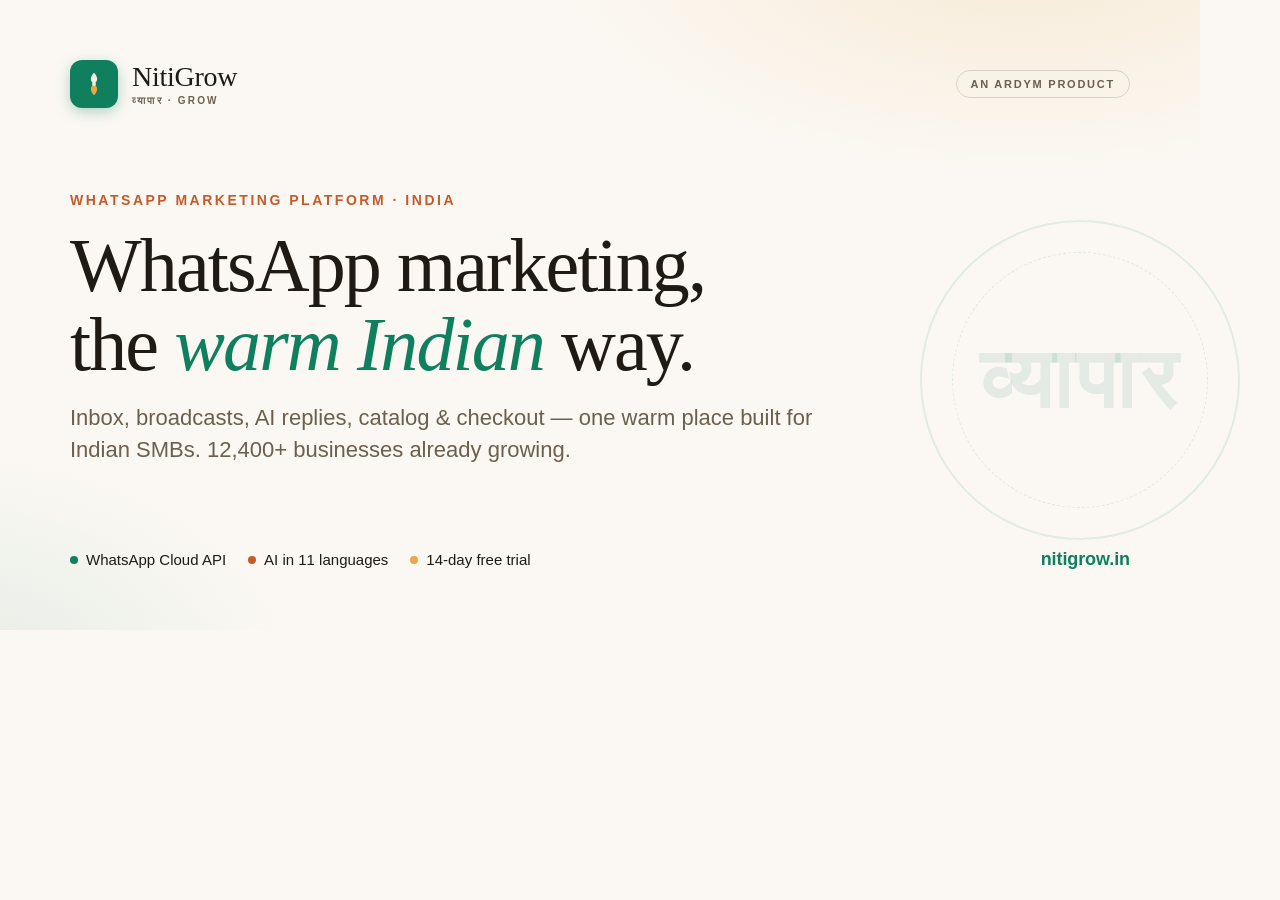
<file: og-template.html>
<!DOCTYPE html>
<html>
<!--
  Source HTML for landing/og.png. Render to PNG with:
    "/Applications/Google Chrome.app/Contents/MacOS/Google Chrome" \
      --headless --disable-gpu --hide-scrollbars \
      --window-size=1200,630 --screenshot=og.png \
      file:///absolute/path/to/og-template.html
  Designed at 1200×630 (Open Graph standard, 1.91:1 aspect).
  Uses system fonts only so the render is deterministic without web-font fetches.
-->
<head>
<meta charset="UTF-8" />
<style>
  :root {
    --paper: #FBF8F3;
    --paper-2: #F5EFDF;
    --ink: #1F1A14;
    --muted: #6B5F4F;
    --viridian: #0F7F5E;
    --terracotta: #C55A2B;
    --turmeric: #E8A94A;
  }
  * { box-sizing: border-box; margin: 0; padding: 0; }
  body {
    width: 1200px; height: 630px;
    background: var(--paper);
    color: var(--ink);
    font-family: -apple-system, BlinkMacSystemFont, "Segoe UI", Helvetica, Arial, sans-serif;
    position: relative;
    overflow: hidden;
  }
  .bg-grain {
    position: absolute; inset: 0;
    background:
      radial-gradient(ellipse 800px 400px at 85% -10%, rgba(232,169,74,0.18), transparent 60%),
      radial-gradient(ellipse 600px 400px at -5% 110%, rgba(15,127,94,0.10), transparent 60%);
  }
  .container {
    position: absolute; inset: 0;
    padding: 60px 70px;
    display: flex; flex-direction: column;
    justify-content: space-between;
  }
  .top {
    display: flex; align-items: center; justify-content: space-between;
  }
  .brand {
    display: flex; align-items: center; gap: 14px;
  }
  .logo-mark {
    width: 48px; height: 48px;
    background: var(--viridian);
    border-radius: 12px;
    display: flex; align-items: center; justify-content: center;
    box-shadow: 0 4px 14px rgba(15,127,94,0.30);
  }
  .logo-text {
    font-family: Georgia, "Times New Roman", serif;
    font-size: 28px;
    font-weight: 500;
    color: var(--ink);
    letter-spacing: -0.01em;
  }
  .logo-eyebrow {
    font-size: 10px;
    color: var(--muted);
    letter-spacing: 0.22em;
    text-transform: uppercase;
    margin-top: 2px;
    font-weight: 600;
  }
  .ardym-tag {
    font-size: 11px;
    color: var(--muted);
    letter-spacing: 0.16em;
    text-transform: uppercase;
    font-weight: 600;
    padding: 7px 14px;
    border: 1px solid rgba(31,26,20,0.15);
    border-radius: 99px;
  }
  .middle { display: flex; flex-direction: column; gap: 18px; max-width: 920px; }
  .eyebrow {
    color: var(--terracotta);
    font-size: 14px;
    letter-spacing: 0.18em;
    text-transform: uppercase;
    font-weight: 700;
  }
  h1 {
    font-family: Georgia, "Times New Roman", serif;
    font-size: 76px;
    line-height: 1.04;
    letter-spacing: -0.025em;
    font-weight: 500;
    color: var(--ink);
  }
  h1 em {
    font-style: italic;
    color: var(--viridian);
  }
  .sub {
    font-size: 22px;
    line-height: 1.45;
    color: var(--muted);
    max-width: 760px;
  }
  .bottom {
    display: flex; align-items: center; justify-content: space-between;
  }
  .features {
    display: flex; gap: 22px;
    font-size: 15px;
    color: var(--ink);
    font-weight: 500;
  }
  .feature {
    display: flex; align-items: center; gap: 8px;
  }
  .feature-dot {
    width: 8px; height: 8px;
    border-radius: 50%;
    background: var(--viridian);
  }
  .feature:nth-child(2) .feature-dot { background: var(--terracotta); }
  .feature:nth-child(3) .feature-dot { background: var(--turmeric); }
  .url {
    font-size: 18px;
    font-weight: 700;
    color: var(--viridian);
    letter-spacing: -0.005em;
  }
  .stamp {
    position: absolute;
    right: -40px; top: 220px;
    width: 320px; height: 320px;
    border: 2px solid rgba(15,127,94,0.10);
    border-radius: 50%;
    display: flex; align-items: center; justify-content: center;
    transform: rotate(-12deg);
  }
  .stamp::after {
    content: "";
    position: absolute; inset: 30px;
    border: 1px dashed rgba(15,127,94,0.12);
    border-radius: 50%;
  }
  .stamp-text {
    font-family: Georgia, serif;
    font-size: 84px;
    color: rgba(15,127,94,0.10);
    font-weight: 700;
    letter-spacing: 0.05em;
    transform: rotate(12deg);
  }
</style>
</head>
<body>
  <div class="bg-grain"></div>

  <div class="stamp"><span class="stamp-text">व्यापार</span></div>

  <div class="container">
    <div class="top">
      <div class="brand">
        <div class="logo-mark">
          <svg width="28" height="28" viewBox="0 0 20 20" fill="none">
            <path d="M10 2 C 13 5, 13 8, 10 10 C 7 8, 7 5, 10 2 Z" fill="#F5EFDF"/>
            <path d="M10 18 C 7 15, 7 12, 10 10 C 13 12, 13 15, 10 18 Z" fill="#E8A94A"/>
            <circle cx="10" cy="10" r="1.4" fill="#F5EFDF"/>
          </svg>
        </div>
        <div>
          <div class="logo-text">NitiGrow</div>
          <div class="logo-eyebrow">व्यापार · GROW</div>
        </div>
      </div>
      <div class="ardym-tag">An ARDYM Product</div>
    </div>

    <div class="middle">
      <div class="eyebrow">WhatsApp marketing platform · India</div>
      <h1>WhatsApp marketing,<br/>the <em>warm Indian</em> way.</h1>
      <div class="sub">Inbox, broadcasts, AI replies, catalog &amp; checkout — one warm place built for Indian SMBs. 12,400+ businesses already growing.</div>
    </div>

    <div class="bottom">
      <div class="features">
        <div class="feature"><span class="feature-dot"></span>WhatsApp Cloud API</div>
        <div class="feature"><span class="feature-dot"></span>AI in 11 languages</div>
        <div class="feature"><span class="feature-dot"></span>14-day free trial</div>
      </div>
      <div class="url">nitigrow.in</div>
    </div>
  </div>
</body>
</html>
</file>
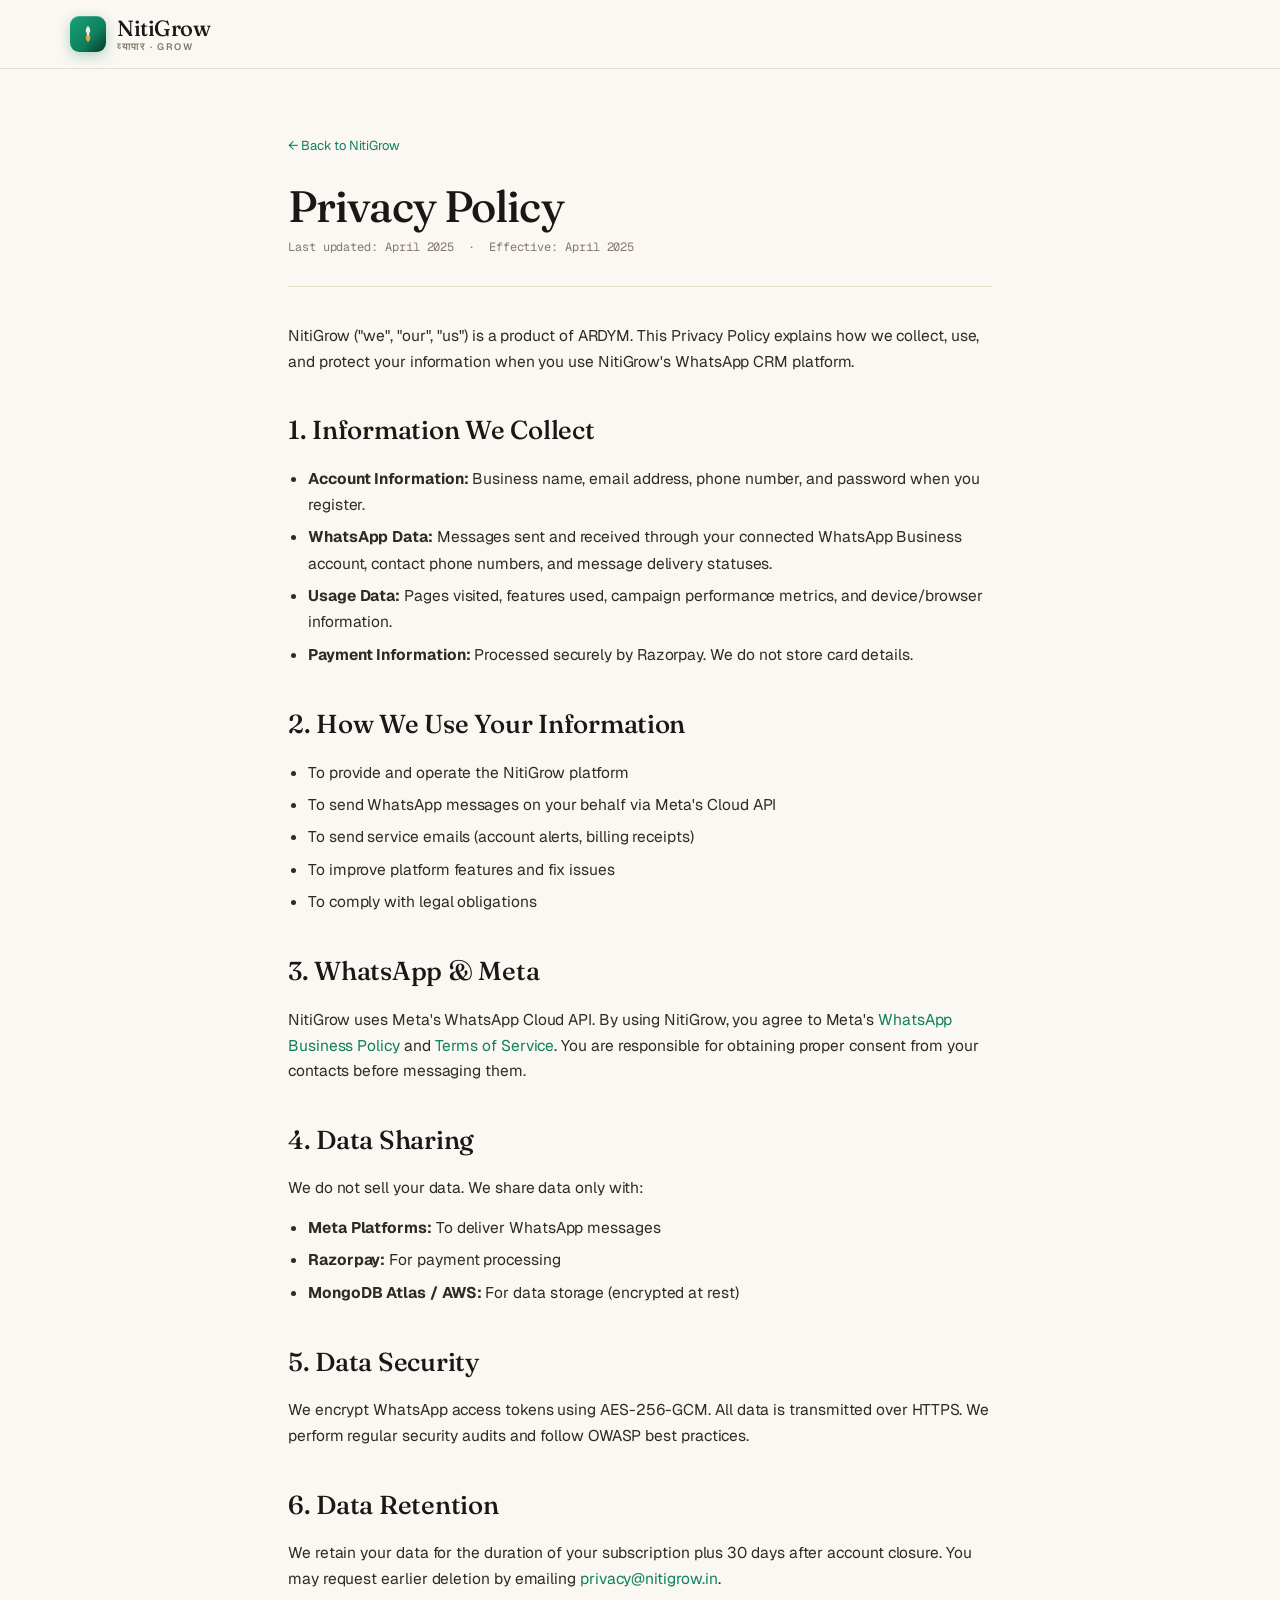
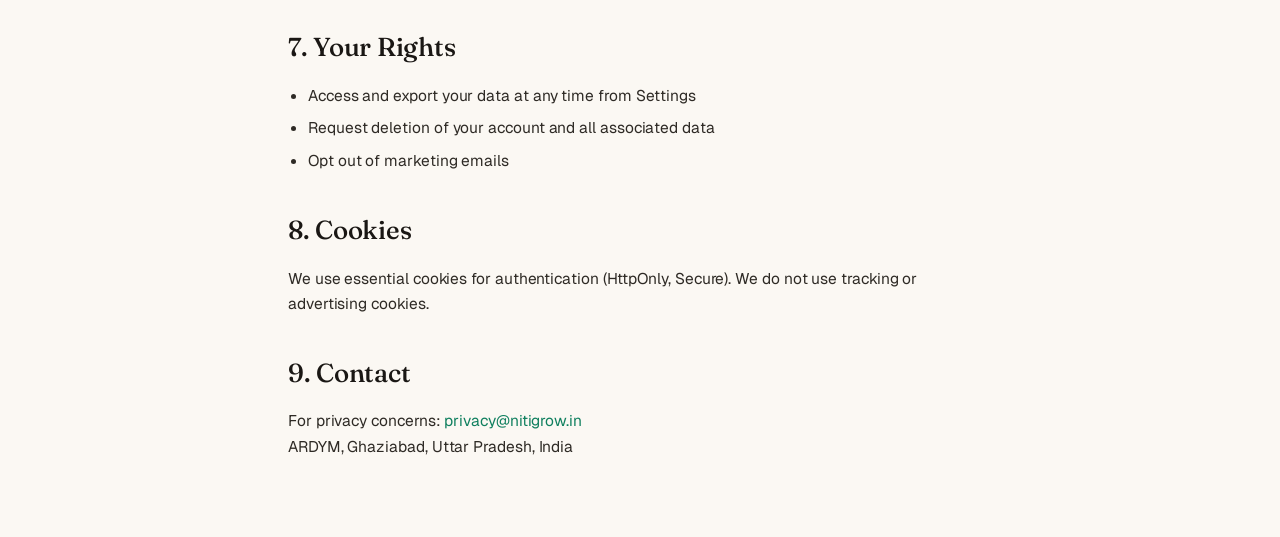
<file: privacy.html>
<!DOCTYPE html>
<html lang="en-IN">
<head>
  <meta charset="UTF-8" />
  <meta name="viewport" content="width=device-width, initial-scale=1.0" />
  <title>Privacy Policy — NitiGrow</title>
  <meta name="description" content="NitiGrow Privacy Policy. DPDP Act compliant. We never sell, share, or train AI models on customer messages. Full data export and one-click deletion." />
  <meta name="robots" content="index, follow" />
  <meta name="theme-color" content="#0F7F5E" />
  <link rel="canonical" href="https://nitigrow.in/privacy.html" />
  <link rel="alternate" hreflang="en-IN" href="https://nitigrow.in/privacy.html" />
  <link rel="icon" type="image/svg+xml" href="/favicon.svg" />
  <link rel="apple-touch-icon" sizes="180x180" href="/apple-touch-icon.png" />
  <meta property="og:type" content="article" />
  <meta property="og:title" content="Privacy Policy — NitiGrow" />
  <meta property="og:description" content="DPDP Act compliant. We never sell, share, or train AI models on customer messages." />
  <meta property="og:url" content="https://nitigrow.in/privacy.html" />
  <meta property="og:image" content="https://nitigrow.in/og.png" />
  <meta name="twitter:card" content="summary_large_image" />
  <meta name="twitter:image" content="https://nitigrow.in/og.png" />
  <link rel="stylesheet" href="style.css" />
</head>
<body>
  <nav class="nav">
    <div class="container nav-inner">
      <a href="/" class="logo">
        <div class="logo-mark">
          <svg width="20" height="20" viewBox="0 0 20 20" fill="none">
            <path d="M10 2 C 13 5, 13 8, 10 10 C 7 8, 7 5, 10 2 Z" fill="#F5EFDF"/>
            <path d="M10 18 C 7 15, 7 12, 10 10 C 13 12, 13 15, 10 18 Z" fill="#E8A94A"/>
            <circle cx="10" cy="10" r="1.4" fill="#F5EFDF"/>
          </svg>
        </div>
        <div>
          <div>NitiGrow</div>
          <div class="logo-eyebrow">व्यापार · GROW</div>
        </div>
      </a>
    </div>
  </nav>

  <div class="doc">
    <a href="/" class="doc-back">← Back to NitiGrow</a>
    <h1>Privacy Policy</h1>
    <p class="doc-meta">Last updated: April 2025 &nbsp;·&nbsp; Effective: April 2025</p>

    <p>NitiGrow ("we", "our", "us") is a product of ARDYM. This Privacy Policy explains how we collect, use, and protect your information when you use NitiGrow's WhatsApp CRM platform.</p>

    <h2>1. Information We Collect</h2>
    <ul>
      <li><strong>Account Information:</strong> Business name, email address, phone number, and password when you register.</li>
      <li><strong>WhatsApp Data:</strong> Messages sent and received through your connected WhatsApp Business account, contact phone numbers, and message delivery statuses.</li>
      <li><strong>Usage Data:</strong> Pages visited, features used, campaign performance metrics, and device/browser information.</li>
      <li><strong>Payment Information:</strong> Processed securely by Razorpay. We do not store card details.</li>
    </ul>

    <h2>2. How We Use Your Information</h2>
    <ul>
      <li>To provide and operate the NitiGrow platform</li>
      <li>To send WhatsApp messages on your behalf via Meta's Cloud API</li>
      <li>To send service emails (account alerts, billing receipts)</li>
      <li>To improve platform features and fix issues</li>
      <li>To comply with legal obligations</li>
    </ul>

    <h2>3. WhatsApp & Meta</h2>
    <p>NitiGrow uses Meta's WhatsApp Cloud API. By using NitiGrow, you agree to Meta's <a href="https://www.whatsapp.com/legal/business-policy/" target="_blank">WhatsApp Business Policy</a> and <a href="https://www.whatsapp.com/legal/terms-of-service/" target="_blank">Terms of Service</a>. You are responsible for obtaining proper consent from your contacts before messaging them.</p>

    <h2>4. Data Sharing</h2>
    <p>We do not sell your data. We share data only with:</p>
    <ul>
      <li><strong>Meta Platforms:</strong> To deliver WhatsApp messages</li>
      <li><strong>Razorpay:</strong> For payment processing</li>
      <li><strong>MongoDB Atlas / AWS:</strong> For data storage (encrypted at rest)</li>
    </ul>

    <h2>5. Data Security</h2>
    <p>We encrypt WhatsApp access tokens using AES-256-GCM. All data is transmitted over HTTPS. We perform regular security audits and follow OWASP best practices.</p>

    <h2>6. Data Retention</h2>
    <p>We retain your data for the duration of your subscription plus 30 days after account closure. You may request earlier deletion by emailing <a href="mailto:privacy@nitigrow.in">privacy@nitigrow.in</a>.</p>

    <h2>7. Your Rights</h2>
    <ul>
      <li>Access and export your data at any time from Settings</li>
      <li>Request deletion of your account and all associated data</li>
      <li>Opt out of marketing emails</li>
    </ul>

    <h2>8. Cookies</h2>
    <p>We use essential cookies for authentication (HttpOnly, Secure). We do not use tracking or advertising cookies.</p>

    <h2>9. Contact</h2>
    <p>For privacy concerns: <a href="mailto:privacy@nitigrow.in">privacy@nitigrow.in</a><br />
    ARDYM, Ghaziabad, Uttar Pradesh, India</p>
  </div>
</body>
</html>
</file>
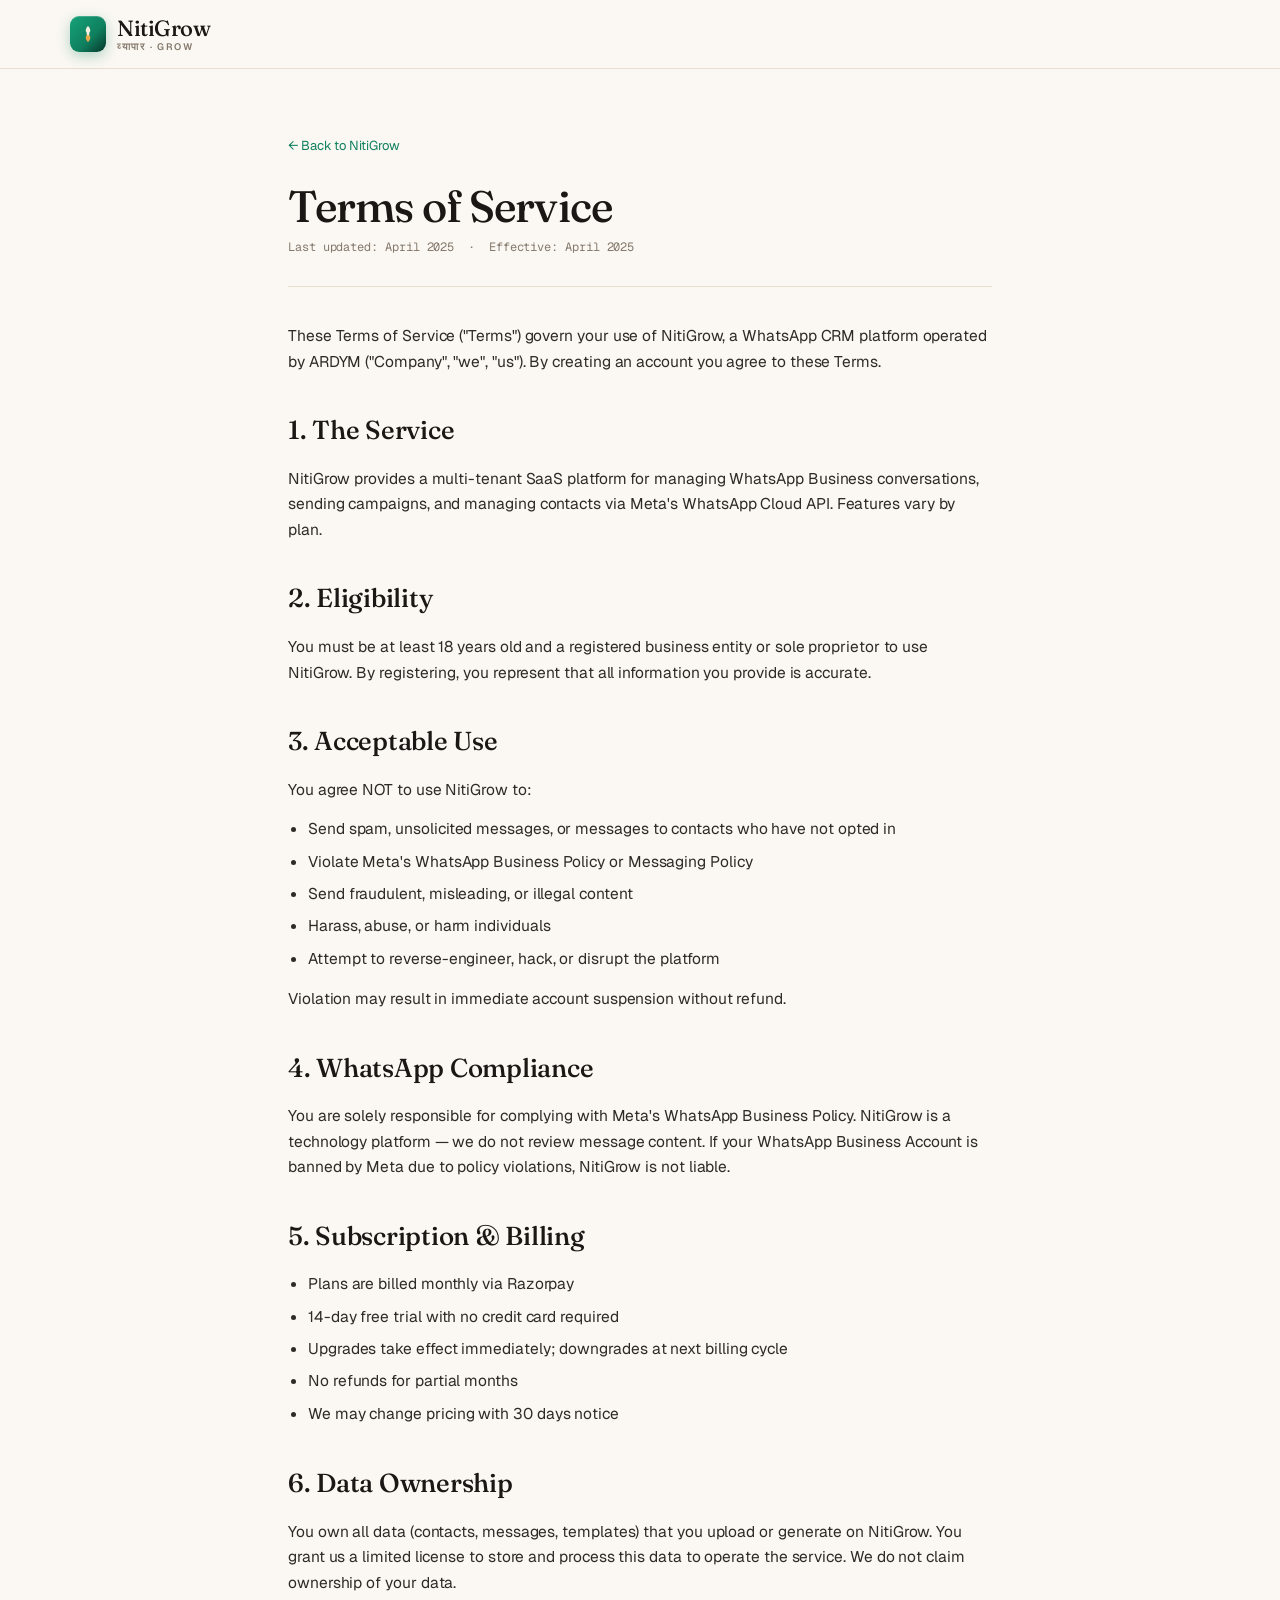
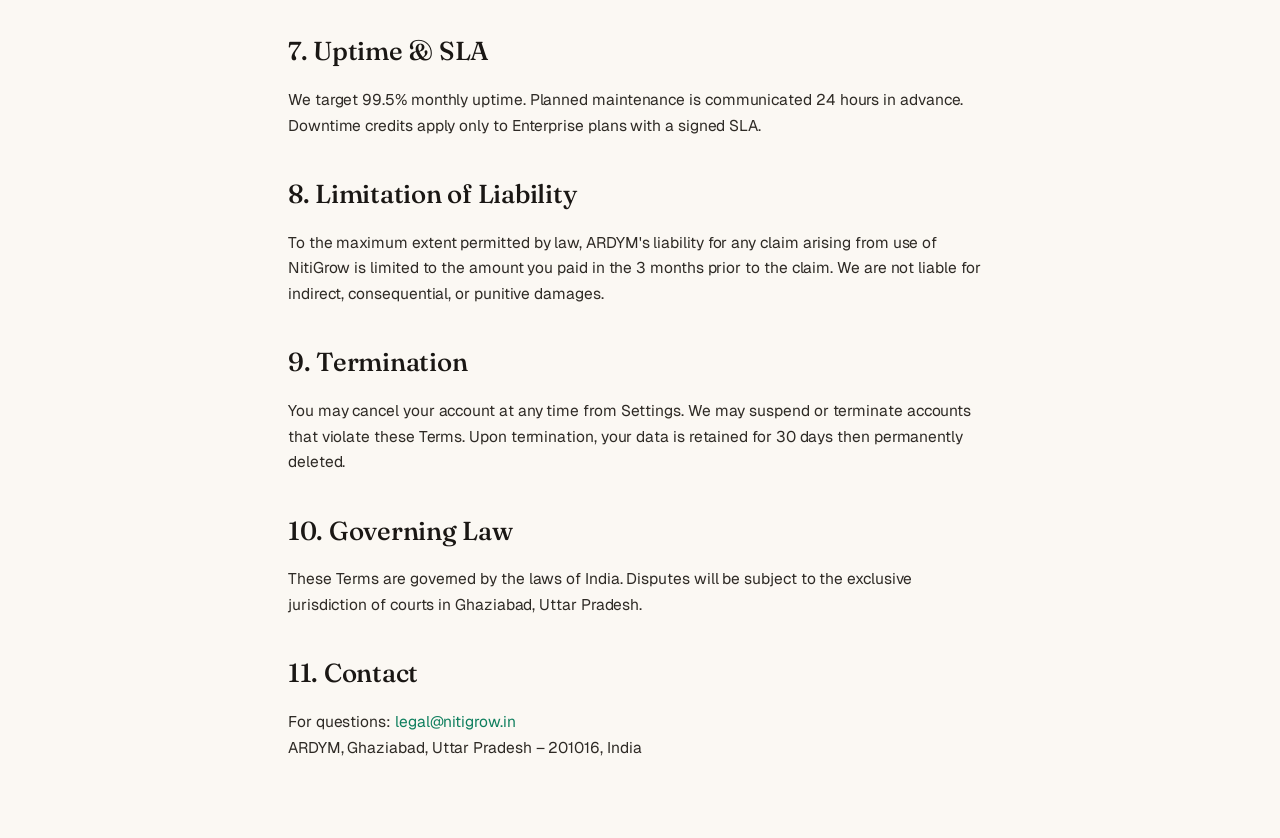
<file: terms.html>
<!DOCTYPE html>
<html lang="en-IN">
<head>
  <meta charset="UTF-8" />
  <meta name="viewport" content="width=device-width, initial-scale=1.0" />
  <title>Terms of Service — NitiGrow</title>
  <meta name="description" content="NitiGrow Terms of Service. Governs use of the WhatsApp marketing platform operated by ARDYM Pvt Ltd from India." />
  <meta name="robots" content="index, follow" />
  <meta name="theme-color" content="#0F7F5E" />
  <link rel="canonical" href="https://nitigrow.in/terms.html" />
  <link rel="alternate" hreflang="en-IN" href="https://nitigrow.in/terms.html" />
  <link rel="icon" type="image/svg+xml" href="/favicon.svg" />
  <link rel="apple-touch-icon" sizes="180x180" href="/apple-touch-icon.png" />
  <meta property="og:type" content="article" />
  <meta property="og:title" content="Terms of Service — NitiGrow" />
  <meta property="og:description" content="NitiGrow Terms of Service. Operated by ARDYM Pvt Ltd from India." />
  <meta property="og:url" content="https://nitigrow.in/terms.html" />
  <meta property="og:image" content="https://nitigrow.in/og.png" />
  <meta name="twitter:card" content="summary_large_image" />
  <meta name="twitter:image" content="https://nitigrow.in/og.png" />
  <link rel="stylesheet" href="style.css" />
</head>
<body>
  <nav class="nav">
    <div class="container nav-inner">
      <a href="/" class="logo">
        <div class="logo-mark">
          <svg width="20" height="20" viewBox="0 0 20 20" fill="none">
            <path d="M10 2 C 13 5, 13 8, 10 10 C 7 8, 7 5, 10 2 Z" fill="#F5EFDF"/>
            <path d="M10 18 C 7 15, 7 12, 10 10 C 13 12, 13 15, 10 18 Z" fill="#E8A94A"/>
            <circle cx="10" cy="10" r="1.4" fill="#F5EFDF"/>
          </svg>
        </div>
        <div>
          <div>NitiGrow</div>
          <div class="logo-eyebrow">व्यापार · GROW</div>
        </div>
      </a>
    </div>
  </nav>

  <div class="doc">
    <a href="/" class="doc-back">← Back to NitiGrow</a>
    <h1>Terms of Service</h1>
    <p class="doc-meta">Last updated: April 2025 &nbsp;·&nbsp; Effective: April 2025</p>

    <p>These Terms of Service ("Terms") govern your use of NitiGrow, a WhatsApp CRM platform operated by ARDYM ("Company", "we", "us"). By creating an account you agree to these Terms.</p>

    <h2>1. The Service</h2>
    <p>NitiGrow provides a multi-tenant SaaS platform for managing WhatsApp Business conversations, sending campaigns, and managing contacts via Meta's WhatsApp Cloud API. Features vary by plan.</p>

    <h2>2. Eligibility</h2>
    <p>You must be at least 18 years old and a registered business entity or sole proprietor to use NitiGrow. By registering, you represent that all information you provide is accurate.</p>

    <h2>3. Acceptable Use</h2>
    <p>You agree NOT to use NitiGrow to:</p>
    <ul>
      <li>Send spam, unsolicited messages, or messages to contacts who have not opted in</li>
      <li>Violate Meta's WhatsApp Business Policy or Messaging Policy</li>
      <li>Send fraudulent, misleading, or illegal content</li>
      <li>Harass, abuse, or harm individuals</li>
      <li>Attempt to reverse-engineer, hack, or disrupt the platform</li>
    </ul>
    <p>Violation may result in immediate account suspension without refund.</p>

    <h2>4. WhatsApp Compliance</h2>
    <p>You are solely responsible for complying with Meta's WhatsApp Business Policy. NitiGrow is a technology platform — we do not review message content. If your WhatsApp Business Account is banned by Meta due to policy violations, NitiGrow is not liable.</p>

    <h2>5. Subscription & Billing</h2>
    <ul>
      <li>Plans are billed monthly via Razorpay</li>
      <li>14-day free trial with no credit card required</li>
      <li>Upgrades take effect immediately; downgrades at next billing cycle</li>
      <li>No refunds for partial months</li>
      <li>We may change pricing with 30 days notice</li>
    </ul>

    <h2>6. Data Ownership</h2>
    <p>You own all data (contacts, messages, templates) that you upload or generate on NitiGrow. You grant us a limited license to store and process this data to operate the service. We do not claim ownership of your data.</p>

    <h2>7. Uptime & SLA</h2>
    <p>We target 99.5% monthly uptime. Planned maintenance is communicated 24 hours in advance. Downtime credits apply only to Enterprise plans with a signed SLA.</p>

    <h2>8. Limitation of Liability</h2>
    <p>To the maximum extent permitted by law, ARDYM's liability for any claim arising from use of NitiGrow is limited to the amount you paid in the 3 months prior to the claim. We are not liable for indirect, consequential, or punitive damages.</p>

    <h2>9. Termination</h2>
    <p>You may cancel your account at any time from Settings. We may suspend or terminate accounts that violate these Terms. Upon termination, your data is retained for 30 days then permanently deleted.</p>

    <h2>10. Governing Law</h2>
    <p>These Terms are governed by the laws of India. Disputes will be subject to the exclusive jurisdiction of courts in Ghaziabad, Uttar Pradesh.</p>

    <h2>11. Contact</h2>
    <p>For questions: <a href="mailto:legal@nitigrow.in">legal@nitigrow.in</a><br />
    ARDYM, Ghaziabad, Uttar Pradesh – 201016, India</p>
  </div>
</body>
</html>
</file>
<file: style.css>
/* ═══════════════════════════════════════════════════════════════════════════
   NitiGrow Landing — Warm Indian Premium
   Cream paper, viridian + terracotta + turmeric, Fraunces + Geist
   ═══════════════════════════════════════════════════════════════════════════ */

@import url('https://fonts.googleapis.com/css2?family=Fraunces:opsz,wght@9..144,400;9..144,500;9..144,600&family=Geist:wght@400;500;600;700&family=Geist+Mono:wght@400;500&family=Instrument+Serif:ital@0;1&display=swap');

*, *::before, *::after { box-sizing: border-box; margin: 0; padding: 0; }

:root {
  /* Brand */
  --brand:        #0F7F5E;
  --brand-2:      #16A37A;
  --brand-dark:   #063527;
  --brand-soft:   #E6F4EE;
  --brand-ring:   rgba(15, 127, 94, 0.16);

  /* Accents */
  --accent:       #C55A2B;
  --accent-soft:  #FBEADF;
  --accent-2:     #E8A94A;
  --accent-2-soft:#FCF1D9;
  --accent-deep:  #7A2E10;

  /* Surfaces */
  --paper:        #FBF8F3;
  --paper-2:      #F5F0E6;
  --paper-3:      #EEE7D8;
  --card:         #FFFDF8;
  --espresso:     #1F1A14;
  --espresso-2:   #2A241C;

  /* Ink */
  --ink:          #1A1714;
  --ink-2:        #2E2A25;
  --ink-3:        #5A534B;
  --mute:         #85796D;
  --mute-2:       #B8AE9F;
  --cream:        #F5EFDF;

  /* Borders */
  --hair:         #E8DFCC;
  --hair-2:       #F0E9D9;

  /* Shadows */
  --shadow-xs:    0 1px 2px rgba(26, 23, 20, 0.04);
  --shadow-sm:    0 1px 2px rgba(26, 23, 20, 0.05), 0 1px 1px rgba(26, 23, 20, 0.03);
  --shadow:       0 4px 12px rgba(26, 23, 20, 0.06), 0 2px 6px rgba(26, 23, 20, 0.04);
  --shadow-md:    0 10px 28px rgba(26, 23, 20, 0.08), 0 4px 12px rgba(26, 23, 20, 0.05);
  --shadow-lg:    0 24px 56px rgba(26, 23, 20, 0.12), 0 8px 20px rgba(26, 23, 20, 0.06);
  --shadow-brand: 0 8px 22px rgba(15, 127, 94, 0.22);
  --shadow-accent:0 8px 22px rgba(197, 90, 43, 0.20);

  /* Radius */
  --r-sm:  8px;
  --r:     12px;
  --r-lg:  18px;
  --r-xl:  26px;

  /* Type */
  --f-sans:    'Geist', 'Inter', system-ui, -apple-system, sans-serif;
  --f-display: 'Fraunces', 'Instrument Serif', Georgia, serif;
  --f-mono:    'Geist Mono', ui-monospace, monospace;
  --f-serif:   'Instrument Serif', Georgia, serif;
}

html { scroll-behavior: smooth; }
body {
  font-family: var(--f-sans);
  font-size: 15px;
  line-height: 1.6;
  letter-spacing: -0.005em;
  color: var(--ink);
  background: var(--paper);
  -webkit-font-smoothing: antialiased;
  -moz-osx-font-smoothing: grayscale;
}
a { color: inherit; text-decoration: none; }
img { max-width: 100%; display: block; }
button { font-family: inherit; cursor: pointer; border: none; background: none; color: inherit; }

.display { font-family: var(--f-display); font-weight: 500; letter-spacing: -0.02em; line-height: 1.1; }
.serif   { font-family: var(--f-serif);   font-style: italic; }
.mono    { font-family: var(--f-mono); }
.caps    { text-transform: uppercase; letter-spacing: 0.14em; font-size: 11px; font-weight: 600; color: var(--mute); }

.container { max-width: 1140px; margin: 0 auto; padding: 0 28px; }

::selection { background: var(--accent-2-soft); color: var(--ink); }

/* ═══ BUTTONS ════════════════════════════════════════════════════════════ */
.btn {
  display: inline-flex; align-items: center; justify-content: center; gap: 8px;
  padding: 12px 22px;
  border-radius: var(--r);
  font-weight: 600; font-size: 14.5px;
  transition: all 0.18s cubic-bezier(0.16, 1, 0.3, 1);
  white-space: nowrap;
  cursor: pointer;
}
.btn-primary {
  background: var(--brand); color: var(--paper);
  box-shadow: var(--shadow-brand);
}
.btn-primary:hover { background: var(--brand-2); transform: translateY(-1px); box-shadow: 0 12px 28px rgba(15, 127, 94, 0.28); }
.btn-primary:active { transform: translateY(0); }

.btn-outline {
  background: transparent; color: var(--ink);
  border: 1.5px solid var(--hair);
}
.btn-outline:hover { border-color: var(--ink-3); background: var(--paper-2); }

.btn-accent {
  background: var(--accent); color: var(--paper);
  box-shadow: var(--shadow-accent);
}
.btn-accent:hover { background: var(--accent-deep); transform: translateY(-1px); }

.btn-ghost { color: var(--mute); padding: 8px 12px; }
.btn-ghost:hover { color: var(--ink); }

/* ═══ NAV ════════════════════════════════════════════════════════════════ */
.nav {
  position: sticky; top: 0; z-index: 100;
  background: rgba(251, 248, 243, 0.85);
  backdrop-filter: blur(14px);
  -webkit-backdrop-filter: blur(14px);
  border-bottom: 1px solid var(--hair);
  transition: background 0.25s, border-color 0.25s;
}
.nav-inner {
  display: flex; align-items: center; justify-content: space-between;
  padding: 16px 0;
}
.logo {
  display: flex; align-items: center; gap: 11px;
  font-family: var(--f-display); font-weight: 500; font-size: 22px;
  letter-spacing: -0.02em; line-height: 1;
  color: var(--ink);
}
.logo-mark {
  width: 36px; height: 36px; border-radius: 9px;
  background: linear-gradient(135deg, #16A37A 0%, #0F7F5E 60%, #063527 100%);
  display: flex; align-items: center; justify-content: center;
  flex-shrink: 0;
  box-shadow: 0 4px 14px rgba(15, 127, 94, 0.32), inset 0 1px 0 rgba(255, 255, 255, 0.2);
}
.logo-eyebrow {
  font-family: var(--f-sans); font-weight: 600;
  font-size: 9.5px; letter-spacing: 0.18em;
  color: var(--mute); margin-top: 3px;
}
.nav-links {
  display: flex; align-items: center; gap: 28px;
}
.nav-links a:not(.btn) {
  font-size: 14px; font-weight: 500; color: var(--ink-2);
  transition: color 0.15s;
}
.nav-links a:not(.btn):hover { color: var(--brand); }
.nav-sep { width: 1px; height: 22px; background: var(--hair); margin: 0 4px; }
.nav-mobile-toggle { display: none; }

@media (max-width: 860px) {
  .nav-links { display: none; }
  .nav-mobile-toggle { display: inline-flex; padding: 8px; border-radius: 8px; }
}

/* ═══ HERO ═══════════════════════════════════════════════════════════════ */
.hero {
  position: relative;
  overflow: hidden;
  padding: 80px 0 100px;
}
.hero::before {
  content: '';
  position: absolute; inset: 0;
  background:
    radial-gradient(60% 50% at 80% 0%, rgba(232, 169, 74, 0.10) 0%, transparent 60%),
    radial-gradient(50% 40% at 10% 30%, rgba(15, 127, 94, 0.06) 0%, transparent 70%);
  pointer-events: none;
}
.hero-inner {
  display: grid;
  grid-template-columns: 1.05fr 1fr;
  gap: 64px;
  align-items: center;
  position: relative; z-index: 1;
}
.hero-eyebrow {
  display: inline-flex; align-items: center; gap: 10px;
  font-size: 11.5px; font-weight: 600; letter-spacing: 0.14em;
  text-transform: uppercase; color: var(--accent);
  margin-bottom: 24px;
}
.hero-eyebrow::before { content: ''; width: 28px; height: 1px; background: var(--accent); }
.hero h1 {
  font-family: var(--f-display); font-weight: 400;
  font-size: clamp(40px, 5.6vw, 64px);
  line-height: 1.04; letter-spacing: -0.03em;
  color: var(--ink); margin-bottom: 24px;
}
.hero h1 em     { font-style: italic; color: var(--brand); font-weight: 400; }
.hero h1 .accent{ color: var(--accent); font-style: italic; }
.hero-lede {
  font-family: var(--f-serif); font-size: 20px; line-height: 1.5;
  color: var(--ink-2); margin-bottom: 32px;
  max-width: 540px;
}
.hero-actions {
  display: flex; flex-wrap: wrap; gap: 12px; align-items: center;
  margin-bottom: 28px;
}
.hero-trust {
  display: flex; align-items: center; gap: 18px;
  font-size: 13px; color: var(--mute);
}
.hero-trust .stars { color: var(--accent-2); letter-spacing: 1px; }
.hero-trust .pipe  { width: 1px; height: 16px; background: var(--hair); }

/* Phone mock */
.phone-wrap { position: relative; display: flex; justify-content: center; }
.phone {
  width: 320px; height: 640px;
  background: var(--espresso); border-radius: 44px;
  padding: 14px;
  box-shadow: var(--shadow-lg), inset 0 1px 0 rgba(255, 255, 255, 0.08);
  position: relative;
}
.phone::before {
  content: ''; position: absolute;
  top: 24px; left: 50%; transform: translateX(-50%);
  width: 88px; height: 22px; border-radius: 13px;
  background: #0a0807; z-index: 2;
}
.phone-screen {
  width: 100%; height: 100%;
  border-radius: 32px;
  background: var(--card);
  overflow: hidden;
  display: flex; flex-direction: column;
}
.phone-header {
  background: var(--brand); color: var(--paper);
  padding: 50px 16px 14px;
  display: flex; align-items: center; gap: 10px;
  flex-shrink: 0;
}
.phone-avatar {
  width: 36px; height: 36px; border-radius: 50%;
  background: linear-gradient(135deg, #E8A94A, #C55A2B);
  display: flex; align-items: center; justify-content: center;
  color: var(--paper); font-weight: 600; font-size: 14px; flex-shrink: 0;
}
.phone-name   { font-weight: 600; font-size: 14px; line-height: 1.2; }
.phone-status { font-size: 11px; opacity: 0.85; margin-top: 2px; }
.phone-body {
  flex: 1; padding: 18px 14px;
  display: flex; flex-direction: column; gap: 10px;
  background:
    radial-gradient(circle at 0% 0%, rgba(232, 169, 74, 0.08) 0%, transparent 30%),
    var(--paper-2);
  overflow-y: auto;
}
.bubble {
  max-width: 78%; padding: 9px 13px;
  font-size: 13px; line-height: 1.45;
  border-radius: 14px; box-shadow: var(--shadow-xs);
}
.bubble-in {
  background: var(--card); color: var(--ink);
  align-self: flex-start; border-bottom-left-radius: 4px;
  border: 1px solid var(--hair-2);
}
.bubble-out {
  background: var(--brand); color: var(--paper);
  align-self: flex-end; border-bottom-right-radius: 4px;
}
.bubble-meta { font-size: 9.5px; opacity: 0.7; margin-top: 3px; text-align: right; }
.bubble-out .bubble-meta { color: var(--cream); }
.bubble-in  .bubble-meta { color: var(--mute); }
.phone-composer {
  padding: 10px 12px 16px;
  background: var(--card);
  border-top: 1px solid var(--hair-2);
  display: flex; align-items: center; gap: 8px;
  flex-shrink: 0;
}
.phone-composer .input {
  flex: 1; background: var(--paper-2);
  border-radius: 22px; padding: 9px 14px;
  font-size: 13px; color: var(--mute);
}
.phone-composer .send {
  width: 36px; height: 36px; border-radius: 50%;
  background: var(--brand);
  display: flex; align-items: center; justify-content: center;
  color: var(--paper);
}

/* Floating cards around phone */
.float-card {
  position: absolute;
  background: var(--card);
  border: 1px solid var(--hair);
  border-radius: var(--r);
  box-shadow: var(--shadow-md);
  padding: 12px 14px;
  font-size: 12.5px;
  display: flex; align-items: center; gap: 10px;
}
.float-card-1 { top: 90px;    left: -10px; }
.float-card-2 { bottom: 110px; right: -20px; }
.float-card .icon {
  width: 32px; height: 32px; border-radius: 8px;
  display: flex; align-items: center; justify-content: center;
  flex-shrink: 0;
}
.float-card .icon-1 { background: var(--brand-soft);    color: var(--brand); }
.float-card .icon-2 { background: var(--accent-2-soft); color: var(--accent); }
.float-card .label  { font-weight: 600; color: var(--ink); font-size: 12.5px; }
.float-card .sub    { color: var(--mute); font-size: 11px; margin-top: 1px; }

@media (max-width: 860px) {
  .hero { padding: 56px 0 72px; }
  .hero-inner { grid-template-columns: 1fr; gap: 56px; text-align: center; }
  .hero-eyebrow { justify-content: center; }
  .hero-lede { margin-left: auto; margin-right: auto; }
  .hero-actions { justify-content: center; }
  .hero-trust { justify-content: center; }
  .phone-wrap { transform: scale(0.85); }
}

/* ═══ TRUST BAR ═══════════════════════════════════════════════════════ */
.trust-bar {
  padding: 32px 0;
  border-top: 1px solid var(--hair);
  border-bottom: 1px solid var(--hair);
  background: var(--paper-2);
}
.trust-label {
  text-align: center;
  font-size: 11px; font-weight: 600; letter-spacing: 0.18em;
  text-transform: uppercase; color: var(--mute);
  margin-bottom: 18px;
}
.trust-logos {
  display: flex; flex-wrap: wrap; align-items: center; justify-content: center;
  gap: 36px 56px;
  font-family: var(--f-display); font-weight: 500;
  font-size: 22px; letter-spacing: -0.01em;
  color: var(--mute-2);
}
.trust-logos span { transition: color 0.2s; }
.trust-logos span:hover { color: var(--ink-3); }

/* ═══ STATS ═══════════════════════════════════════════════════════════ */
.stats { padding: 80px 0; }
.stats-grid {
  display: grid;
  grid-template-columns: repeat(4, 1fr);
  gap: 28px;
}
.stat {
  padding: 24px 0 24px 24px;
  border-left: 2px solid var(--accent-2);
}
.stat-num {
  font-family: var(--f-display); font-weight: 500;
  font-size: 56px; line-height: 1; letter-spacing: -0.025em;
  color: var(--ink); margin-bottom: 6px;
}
.stat-num .unit {
  font-family: var(--f-serif); font-style: italic;
  font-size: 32px; color: var(--accent); margin-left: 2px;
}
.stat-label {
  font-size: 13px; color: var(--mute); line-height: 1.4;
}
@media (max-width: 860px) {
  .stats-grid { grid-template-columns: 1fr 1fr; gap: 20px; }
  .stat-num { font-size: 42px; }
  .stat-num .unit { font-size: 24px; }
}

/* ═══ SECTION HEAD ═══════════════════════════════════════════════════ */
.section { padding: 96px 0; position: relative; }
.section-head { text-align: center; margin-bottom: 56px; }
.section-eyebrow {
  display: inline-flex; align-items: center; gap: 10px;
  font-size: 11px; font-weight: 600; letter-spacing: 0.18em;
  text-transform: uppercase; color: var(--accent);
  margin-bottom: 16px;
}
.section-eyebrow::before, .section-eyebrow::after {
  content: ''; width: 24px; height: 1px; background: var(--accent);
}
.section-title {
  font-family: var(--f-display); font-weight: 500;
  font-size: clamp(32px, 4vw, 46px); line-height: 1.1;
  letter-spacing: -0.02em;
  color: var(--ink);
  max-width: 720px; margin: 0 auto 16px;
}
.section-title em { font-style: italic; color: var(--brand); font-weight: 400; }
.section-lede {
  font-family: var(--f-serif); font-size: 19px; line-height: 1.5;
  color: var(--ink-2);
  max-width: 620px; margin: 0 auto;
}

/* ═══ JOBS — Sell / Serve / Scale ═══════════════════════════════════ */
#jobs { background: var(--paper); }
.jobs-grid {
  display: grid;
  grid-template-columns: repeat(3, 1fr);
  gap: 22px;
}
.job {
  background: var(--card);
  border: 1px solid var(--hair);
  border-radius: var(--r-lg);
  padding: 34px 30px;
  display: flex; flex-direction: column;
}
.job-tag {
  display: inline-flex; align-items: center; gap: 8px;
  font-size: 11px; font-weight: 700; letter-spacing: 0.16em;
  text-transform: uppercase;
  margin-bottom: 16px;
}
.job-tag .dot { width: 8px; height: 8px; border-radius: 50%; }
.job-tag-sell  { color: var(--accent); }
.job-tag-sell  .dot { background: var(--accent); }
.job-tag-serve { color: var(--brand); }
.job-tag-serve .dot { background: var(--brand); }
.job-tag-scale { color: var(--accent-deep); }
.job-tag-scale .dot { background: var(--accent-2); }
.job h3 {
  font-family: var(--f-display); font-weight: 500;
  font-size: 28px; line-height: 1.15; letter-spacing: -0.015em;
  color: var(--ink); margin-bottom: 12px;
}
.job h3 em { font-style: italic; color: var(--brand); font-weight: 400; }
.job > p {
  font-family: var(--f-serif); font-size: 16px; line-height: 1.5;
  color: var(--ink-2); margin-bottom: 22px;
}
.job-list {
  list-style: none; padding: 0;
  display: flex; flex-direction: column; gap: 11px;
  margin-top: auto;
}
.job-list li {
  display: flex; align-items: flex-start; gap: 10px;
  font-size: 13.5px; line-height: 1.5; color: var(--ink-2);
}
.job-list li::before {
  content: '→'; flex-shrink: 0; margin-top: 1px;
  color: var(--accent); font-weight: 700;
  font-family: var(--f-mono); font-size: 13px;
}
@media (max-width: 860px) { .jobs-grid { grid-template-columns: 1fr; } }

/* ═══ COMMERCE BAND ═══════════════════════════════════════════════════ */
#commerce { background: var(--paper-2); }
.commerce-inner {
  display: grid;
  grid-template-columns: 1fr 1.05fr;
  gap: 64px;
  align-items: center;
}
.commerce h2 {
  font-family: var(--f-display); font-weight: 500;
  font-size: clamp(32px, 4vw, 44px);
  line-height: 1.1; letter-spacing: -0.02em;
  color: var(--ink); margin-bottom: 20px;
}
.commerce h2 em { font-style: italic; color: var(--accent); font-weight: 400; }
.commerce-lede {
  font-family: var(--f-serif); font-size: 18px; line-height: 1.55;
  color: var(--ink-2); margin-bottom: 28px;
  max-width: 480px;
}
.commerce-chips {
  display: grid; grid-template-columns: 1fr 1fr; gap: 12px;
}
.commerce-chip {
  background: var(--card);
  border: 1px solid var(--hair);
  border-radius: var(--r);
  padding: 16px 18px;
  display: flex; align-items: flex-start; gap: 12px;
  transition: transform 0.18s, border-color 0.18s;
}
.commerce-chip:hover { transform: translateY(-2px); border-color: var(--hair-2); }
.commerce-chip .icon {
  width: 36px; height: 36px; border-radius: 9px;
  background: var(--accent-soft); color: var(--accent);
  display: flex; align-items: center; justify-content: center;
  flex-shrink: 0; font-size: 18px;
}
.commerce-chip .label {
  font-family: var(--f-sans); font-weight: 600;
  font-size: 13.5px; color: var(--ink); line-height: 1.3;
}
.commerce-chip .sub {
  font-size: 12px; color: var(--mute);
  margin-top: 3px; line-height: 1.45;
}

.product-mock {
  background: var(--card);
  border-radius: var(--r-xl);
  border: 1px solid var(--hair);
  box-shadow: var(--shadow-lg);
  overflow: hidden;
  max-width: 340px; margin: 0 auto;
}
.product-mock .gallery {
  height: 200px;
  background: linear-gradient(135deg, #FBEADF 0%, #FCF1D9 60%, #E6F4EE 120%);
  display: flex; align-items: center; justify-content: center;
}
.product-mock .gallery::before { content: '🛍'; font-size: 56px; opacity: 0.65; }
.product-mock .body { padding: 18px 20px 14px; }
.product-mock .product-name {
  font-family: var(--f-display); font-weight: 500;
  font-size: 18px; color: var(--ink); margin-bottom: 6px;
}
.product-mock .sku {
  font-family: var(--f-mono); font-size: 11px;
  color: var(--mute); letter-spacing: 0.04em;
}
.product-mock .price-row {
  display: flex; align-items: baseline; gap: 8px;
  margin: 14px 0 12px;
}
.product-mock .price {
  font-family: var(--f-display); font-weight: 500;
  font-size: 26px; color: var(--ink);
}
.product-mock .strike { font-size: 14px; color: var(--mute); text-decoration: line-through; }
.product-mock .stock {
  display: inline-flex; align-items: center; gap: 6px;
  font-size: 11.5px; color: var(--brand); font-weight: 600;
  background: var(--brand-soft); padding: 3px 9px; border-radius: 99px;
}
.product-mock .actions {
  display: flex; gap: 8px; padding: 0 18px 18px;
}
.product-mock .actions .btn { flex: 1; padding: 10px; font-size: 13px; }
@media (max-width: 860px) {
  .commerce-inner { grid-template-columns: 1fr; gap: 48px; }
  .commerce-chips { grid-template-columns: 1fr; }
}

/* ═══ INDIA STRIP ═════════════════════════════════════════════════════ */
.india-strip {
  background: linear-gradient(165deg, var(--espresso) 0%, var(--brand-dark) 100%);
  color: var(--cream);
  padding: 64px 0;
  position: relative;
  overflow: hidden;
}
.india-strip::before {
  content: ''; position: absolute;
  top: -100px; left: -100px;
  width: 360px; height: 360px;
  border-radius: 50%;
  background: radial-gradient(circle, rgba(232, 169, 74, 0.12) 0%, transparent 70%);
  pointer-events: none;
}
.india-strip-inner {
  display: grid;
  grid-template-columns: 1.1fr 2fr;
  gap: 56px;
  align-items: center;
  position: relative; z-index: 1;
}
.india-strip .eyebrow {
  font-size: 11px; font-weight: 600; letter-spacing: 0.16em;
  text-transform: uppercase; color: var(--accent-2);
  display: inline-flex; align-items: center; gap: 10px;
  margin-bottom: 14px;
}
.india-strip .eyebrow::before { content: ''; width: 24px; height: 1px; background: var(--accent-2); }
.india-strip h3 {
  font-family: var(--f-display); font-weight: 400;
  font-size: clamp(28px, 3.4vw, 38px);
  line-height: 1.1; letter-spacing: -0.02em;
  color: var(--cream);
}
.india-strip h3 em { font-style: italic; color: var(--accent-2); }
.india-pills {
  display: grid;
  grid-template-columns: repeat(3, 1fr);
  gap: 14px;
}
.india-pill {
  background: rgba(245, 239, 223, 0.06);
  border: 1px solid rgba(245, 239, 223, 0.12);
  border-radius: var(--r);
  padding: 16px 18px;
  display: flex; flex-direction: column; gap: 4px;
}
.india-pill .label {
  font-weight: 600; font-size: 13.5px; color: var(--cream);
  display: flex; align-items: center; gap: 8px;
}
.india-pill .label .badge-ic {
  width: 22px; height: 22px; border-radius: 6px;
  background: rgba(232, 169, 74, 0.18); color: var(--accent-2);
  display: flex; align-items: center; justify-content: center;
  font-size: 12px;
}
.india-pill .sub {
  font-size: 12px; color: rgba(245, 239, 223, 0.65); line-height: 1.45;
}
@media (max-width: 860px) {
  .india-strip-inner { grid-template-columns: 1fr; gap: 32px; }
  .india-pills { grid-template-columns: 1fr 1fr; }
}
@media (max-width: 540px) { .india-pills { grid-template-columns: 1fr; } }

/* ═══ INTEGRATIONS ═════════════════════════════════════════════════ */
.integrations {
  background: var(--paper);
  padding: 56px 0;
  border-top: 1px solid var(--hair);
  border-bottom: 1px solid var(--hair);
}
.integrations h4 {
  text-align: center;
  font-family: var(--f-display); font-weight: 500;
  font-size: 22px; color: var(--ink); margin-bottom: 6px;
}
.integrations .sub {
  text-align: center;
  font-family: var(--f-serif); font-size: 15px;
  color: var(--ink-3); margin-bottom: 28px;
}
.integration-logos {
  display: flex; flex-wrap: wrap; align-items: center; justify-content: center;
  gap: 12px;
}
.integration-chip {
  display: inline-flex; align-items: center; gap: 8px;
  background: var(--card);
  border: 1px solid var(--hair);
  border-radius: 999px;
  padding: 9px 16px;
  font-size: 13.5px; font-weight: 600; color: var(--ink-2);
  transition: border-color 0.15s, color 0.15s, background 0.15s;
}
.integration-chip:hover {
  border-color: var(--brand); color: var(--brand); background: var(--brand-soft);
}
.integration-chip .ic {
  width: 18px; height: 18px; border-radius: 5px;
  background: var(--accent-2-soft); color: var(--accent-deep);
  display: flex; align-items: center; justify-content: center;
  font-size: 11px; font-weight: 700;
}

/* ═══ DEVELOPER / MOBILE BAND ═══════════════════════════════════════ */
#developer { background: var(--paper-2); }
.dev-grid {
  display: grid;
  grid-template-columns: 1.1fr 0.9fr;
  gap: 28px;
}
.dev-card {
  background: var(--card);
  border: 1px solid var(--hair);
  border-radius: var(--r-xl);
  padding: 36px;
  display: flex; flex-direction: column;
}
.dev-card-dark {
  background: linear-gradient(165deg, var(--espresso) 0%, var(--espresso-2) 100%);
  color: var(--cream);
  border: 1px solid rgba(245, 239, 223, 0.08);
  position: relative;
  overflow: hidden;
}
.dev-card-dark::before {
  content: ''; position: absolute;
  top: -60px; right: -60px;
  width: 220px; height: 220px;
  border-radius: 50%;
  background: radial-gradient(circle, rgba(15, 127, 94, 0.2) 0%, transparent 70%);
}
.dev-eyebrow {
  font-size: 11px; font-weight: 600; letter-spacing: 0.18em;
  text-transform: uppercase; color: var(--accent);
  margin-bottom: 14px;
  position: relative; z-index: 1;
}
.dev-card-dark .dev-eyebrow { color: var(--accent-2); }
.dev-card h3 {
  font-family: var(--f-display); font-weight: 500;
  font-size: 28px; line-height: 1.15; letter-spacing: -0.015em;
  margin-bottom: 14px; color: var(--ink);
  position: relative; z-index: 1;
}
.dev-card h3 em { font-style: italic; color: var(--brand); font-weight: 400; }
.dev-card-dark h3 { color: var(--cream); }
.dev-card-dark h3 em { color: var(--accent-2); }
.dev-card p {
  font-family: var(--f-serif); font-size: 16px;
  line-height: 1.55; color: var(--ink-2);
  margin-bottom: 22px;
  position: relative; z-index: 1;
}
.dev-card-dark p { color: rgba(245, 239, 223, 0.78); }
.dev-card .meta {
  display: flex; flex-wrap: wrap; gap: 8px;
  margin-top: auto;
  position: relative; z-index: 1;
}
.dev-meta-chip {
  display: inline-flex; align-items: center; gap: 6px;
  background: var(--paper-2);
  border: 1px solid var(--hair);
  border-radius: 999px;
  padding: 6px 13px;
  font-size: 12px; font-weight: 500;
  color: var(--ink-2);
}
.dev-card-dark .dev-meta-chip {
  background: rgba(245, 239, 223, 0.06);
  border-color: rgba(245, 239, 223, 0.12);
  color: rgba(245, 239, 223, 0.85);
}
.dev-meta-chip .mono { font-family: var(--f-mono); font-size: 11px; color: var(--accent); }
.dev-card-dark .dev-meta-chip .mono { color: var(--accent-2); }
@media (max-width: 860px) { .dev-grid { grid-template-columns: 1fr; } }

/* ═══ FEATURES (kept for backwards compat) ═══════════════════════════ */
#features { background: var(--paper); }
.features-grid {
  display: grid;
  grid-template-columns: repeat(3, 1fr);
  gap: 22px;
}
.feature {
  background: var(--card);
  border: 1px solid var(--hair);
  border-radius: var(--r-lg);
  padding: 30px 26px;
  transition: transform 0.2s, box-shadow 0.2s, border-color 0.2s;
}
.feature:hover {
  transform: translateY(-4px);
  box-shadow: var(--shadow-md);
  border-color: var(--hair-2);
}
.feature-icon {
  width: 48px; height: 48px; border-radius: 12px;
  display: flex; align-items: center; justify-content: center;
  margin-bottom: 20px;
}
.feature-icon-brand   { background: var(--brand-soft);    color: var(--brand); }
.feature-icon-accent  { background: var(--accent-soft);   color: var(--accent); }
.feature-icon-turmeric{ background: var(--accent-2-soft); color: var(--accent-deep); }
.feature h3 {
  font-family: var(--f-display); font-weight: 500;
  font-size: 22px; letter-spacing: -0.01em;
  color: var(--ink); margin-bottom: 10px;
}
.feature p { font-size: 14.5px; color: var(--ink-3); line-height: 1.6; }
@media (max-width: 860px) { .features-grid { grid-template-columns: 1fr; } }

/* ═══ HOW IT WORKS ═══════════════════════════════════════════════════ */
#how { background: var(--paper-2); }
.steps {
  display: grid;
  grid-template-columns: repeat(4, 1fr);
  gap: 16px;
  counter-reset: step;
}
.step {
  background: var(--card);
  border: 1px solid var(--hair);
  border-radius: var(--r-lg);
  padding: 28px 24px;
  position: relative;
  counter-increment: step;
}
.step::before {
  content: counter(step, decimal-leading-zero);
  font-family: var(--f-mono); font-weight: 500;
  font-size: 12px; color: var(--accent);
  letter-spacing: 0.06em;
  margin-bottom: 14px; display: block;
}
.step h4 {
  font-family: var(--f-display); font-weight: 500;
  font-size: 18px; color: var(--ink); margin-bottom: 8px;
}
.step p { font-size: 13.5px; color: var(--ink-3); line-height: 1.55; }
@media (max-width: 860px) { .steps { grid-template-columns: 1fr 1fr; } }
@media (max-width: 540px) { .steps { grid-template-columns: 1fr; } }

/* ═══ TESTIMONIALS ═══════════════════════════════════════════════════ */
#proof { background: var(--paper); }
.testimonials {
  display: grid;
  grid-template-columns: 1.2fr 1fr 1fr;
  gap: 22px;
}
.testimonial {
  background: var(--card);
  border: 1px solid var(--hair);
  border-radius: var(--r-lg);
  padding: 28px;
  display: flex; flex-direction: column; gap: 18px;
}
.testimonial-featured {
  background: linear-gradient(165deg, var(--espresso) 0%, var(--brand-dark) 100%);
  color: var(--cream);
  border-color: transparent;
  position: relative;
  overflow: hidden;
}
.testimonial-featured::before {
  content: ''; position: absolute;
  top: -40px; right: -40px;
  width: 200px; height: 200px; border-radius: 50%;
  background: radial-gradient(circle, rgba(232, 169, 74, 0.12) 0%, transparent 70%);
}
.testimonial-quote {
  font-family: var(--f-serif); font-style: italic;
  font-size: 18px; line-height: 1.5;
  color: var(--ink);
  position: relative; z-index: 1;
}
.testimonial-featured .testimonial-quote { color: var(--cream); font-size: 22px; }
.testimonial-author {
  display: flex; align-items: center; gap: 12px;
  margin-top: auto;
  position: relative; z-index: 1;
}
.author-avatar {
  width: 40px; height: 40px; border-radius: 10px;
  background: linear-gradient(135deg, var(--accent-2), var(--accent));
  color: var(--paper);
  display: flex; align-items: center; justify-content: center;
  font-weight: 600; font-size: 14px;
  flex-shrink: 0;
}
.author-name { font-weight: 600; font-size: 14px; color: var(--ink); line-height: 1.2; }
.author-biz  { font-size: 12px; color: var(--mute); margin-top: 2px; }
.testimonial-featured .author-name { color: var(--cream); }
.testimonial-featured .author-biz  { color: rgba(245, 239, 223, 0.7); }
@media (max-width: 860px) { .testimonials { grid-template-columns: 1fr; } }

/* ═══ PRICING ═══════════════════════════════════════════════════════ */
#pricing { background: var(--paper-2); }
.pricing-grid {
  display: grid;
  grid-template-columns: repeat(3, 1fr);
  gap: 22px;
  align-items: stretch;
}
.plan {
  background: var(--card);
  border: 1px solid var(--hair);
  border-radius: var(--r-xl);
  padding: 36px 30px;
  display: flex; flex-direction: column;
  position: relative;
  transition: transform 0.2s, box-shadow 0.2s;
}
.plan-popular {
  background: linear-gradient(165deg, var(--espresso) 0%, var(--brand-dark) 100%);
  color: var(--cream);
  border-color: transparent;
  transform: scale(1.04);
  z-index: 1;
  box-shadow: var(--shadow-lg);
}
.plan-popular::before {
  content: 'Most Popular';
  position: absolute; top: -14px; left: 50%; transform: translateX(-50%);
  background: var(--accent-2); color: var(--ink);
  padding: 5px 16px; border-radius: 99px;
  font-size: 11px; font-weight: 700;
  letter-spacing: 0.08em; text-transform: uppercase;
  box-shadow: var(--shadow-sm);
}
.plan-name {
  font-family: var(--f-display); font-weight: 500;
  font-size: 24px; color: var(--ink); margin-bottom: 6px;
}
.plan-popular .plan-name { color: var(--cream); }
.plan-tagline { font-size: 13px; color: var(--mute); margin-bottom: 26px; }
.plan-popular .plan-tagline { color: rgba(245, 239, 223, 0.7); }
.plan-price { display: flex; align-items: baseline; gap: 6px; margin-bottom: 8px; }
.plan-currency {
  font-family: var(--f-display); font-weight: 500;
  font-size: 22px; color: var(--ink);
}
.plan-popular .plan-currency { color: var(--accent-2); }
.plan-amount {
  font-family: var(--f-display); font-weight: 500;
  font-size: 52px; line-height: 1; letter-spacing: -0.025em;
  color: var(--ink);
}
.plan-popular .plan-amount { color: var(--cream); }
.plan-period { font-size: 14px; color: var(--mute); }
.plan-popular .plan-period { color: rgba(245, 239, 223, 0.7); }
.plan-divider { height: 1px; background: var(--hair); margin: 22px 0; }
.plan-popular .plan-divider { background: rgba(245, 239, 223, 0.12); }
.plan-features {
  list-style: none; padding: 0;
  display: flex; flex-direction: column; gap: 12px;
  margin-bottom: 28px; flex: 1;
}
.plan-features li {
  display: flex; align-items: flex-start; gap: 10px;
  font-size: 14px; line-height: 1.5; color: var(--ink-2);
}
.plan-popular .plan-features li { color: var(--cream); }
.plan-features li::before {
  content: ''; flex-shrink: 0; margin-top: 5px;
  width: 14px; height: 14px;
  background-image: url("data:image/svg+xml;utf8,<svg xmlns='http://www.w3.org/2000/svg' viewBox='0 0 14 14'><path d='M3 7l3 3 5-6' stroke='%230F7F5E' stroke-width='1.8' fill='none' stroke-linecap='round' stroke-linejoin='round'/></svg>");
  background-size: contain; background-repeat: no-repeat;
}
.plan-popular .plan-features li::before {
  background-image: url("data:image/svg+xml;utf8,<svg xmlns='http://www.w3.org/2000/svg' viewBox='0 0 14 14'><path d='M3 7l3 3 5-6' stroke='%23E8A94A' stroke-width='1.8' fill='none' stroke-linecap='round' stroke-linejoin='round'/></svg>");
}
.plan .btn { width: 100%; }
.plan-popular .btn-primary {
  background: var(--accent-2); color: var(--ink);
  box-shadow: 0 8px 22px rgba(232, 169, 74, 0.32);
}
.plan-popular .btn-primary:hover { background: #F5BB6A; }
@media (max-width: 860px) {
  .pricing-grid { grid-template-columns: 1fr; }
  .plan-popular { transform: none; }
}

/* ═══ CTA ═══════════════════════════════════════════════════════════ */
.cta {
  padding: 88px 0;
  position: relative;
  overflow: hidden;
  background: linear-gradient(160deg, var(--brand-dark) 0%, var(--brand) 60%, var(--espresso) 120%);
  color: var(--cream);
}
.cta::before {
  content: ''; position: absolute;
  right: -140px; bottom: -140px;
  width: 460px; height: 460px;
  border-radius: 50%;
  background: radial-gradient(circle, rgba(232, 169, 74, 0.18) 0%, transparent 70%);
  pointer-events: none;
}
.cta-inner { text-align: center; position: relative; z-index: 1; }
.cta h2 {
  font-family: var(--f-display); font-weight: 400;
  font-size: clamp(36px, 4.4vw, 52px);
  line-height: 1.1; letter-spacing: -0.03em;
  margin-bottom: 18px;
  max-width: 720px; margin-left: auto; margin-right: auto;
}
.cta h2 em { font-style: italic; color: var(--accent-2); }
.cta p {
  font-family: var(--f-serif); font-size: 19px;
  color: rgba(245, 239, 223, 0.85);
  max-width: 540px; margin: 0 auto 32px;
}
.cta .btn-primary {
  background: var(--accent-2); color: var(--ink);
  box-shadow: 0 8px 22px rgba(232, 169, 74, 0.4);
}
.cta .btn-primary:hover { background: #F5BB6A; }
.cta .btn-outline {
  background: transparent; color: var(--cream);
  border-color: rgba(245, 239, 223, 0.3);
}
.cta .btn-outline:hover { background: rgba(245, 239, 223, 0.08); border-color: var(--cream); }
.cta-trust {
  margin-top: 32px;
  font-size: 13px; color: rgba(245, 239, 223, 0.65);
  display: flex; align-items: center; justify-content: center; gap: 22px;
  flex-wrap: wrap;
}
.cta-trust .pipe { width: 1px; height: 16px; background: rgba(245, 239, 223, 0.2); }

/* ═══ FOOTER ═══════════════════════════════════════════════════════ */
.footer {
  background: var(--espresso); color: rgba(245, 239, 223, 0.65);
  padding: 64px 0 32px;
}
.footer-grid {
  display: grid;
  grid-template-columns: 1.5fr 1fr 1fr 1fr;
  gap: 48px; margin-bottom: 48px;
}
.footer-brand .logo { color: var(--cream); }
.footer-brand p {
  margin-top: 14px;
  font-family: var(--f-serif); font-size: 16px;
  color: rgba(245, 239, 223, 0.7); line-height: 1.5;
  max-width: 320px;
}
.footer h5 {
  font-family: var(--f-sans); font-weight: 600;
  font-size: 12px; letter-spacing: 0.14em;
  text-transform: uppercase; color: var(--accent-2);
  margin-bottom: 18px;
}
.footer ul { list-style: none; padding: 0; }
.footer ul li { margin-bottom: 12px; }
.footer ul a {
  font-size: 14px; color: rgba(245, 239, 223, 0.75);
  transition: color 0.15s;
}
.footer ul a:hover { color: var(--cream); }
.footer-bottom {
  border-top: 1px solid rgba(245, 239, 223, 0.1);
  padding-top: 28px;
  display: flex; align-items: center; justify-content: space-between;
  flex-wrap: wrap; gap: 16px;
  font-size: 13px; color: rgba(245, 239, 223, 0.55);
}
.footer-bottom .made {
  display: flex; align-items: center; gap: 8px;
  font-family: var(--f-serif); font-style: italic;
}
.footer-bottom .made .heart { color: var(--accent); }
@media (max-width: 860px) {
  .footer-grid { grid-template-columns: 1fr 1fr; gap: 32px; }
  .footer-brand { grid-column: 1 / -1; }
}

/* ═══ STATIC PAGES (terms, privacy) ════════════════════════════════ */
.doc {
  max-width: 760px; margin: 0 auto;
  padding: 64px 28px;
}
.doc h1 {
  font-family: var(--f-display); font-weight: 500;
  font-size: 44px; letter-spacing: -0.02em; line-height: 1.1;
  margin-bottom: 8px;
}
.doc .doc-meta {
  font-family: var(--f-mono); font-size: 12px;
  color: var(--mute); margin-bottom: 36px;
  padding-bottom: 28px; border-bottom: 1px solid var(--hair);
}
.doc h2 {
  font-family: var(--f-display); font-weight: 500;
  font-size: 26px; letter-spacing: -0.01em;
  margin-top: 36px; margin-bottom: 14px;
  color: var(--ink);
}
.doc p {
  font-size: 15.5px; line-height: 1.65;
  color: var(--ink-2); margin-bottom: 14px;
}
.doc a { color: var(--brand); border-bottom: 1px solid transparent; transition: border-color 0.15s; }
.doc a:hover { border-bottom-color: var(--brand); }
.doc ul { padding-left: 20px; margin-bottom: 14px; }
.doc ul li { font-size: 15.5px; line-height: 1.7; color: var(--ink-2); margin-bottom: 6px; }
.doc-back {
  display: inline-flex; align-items: center; gap: 8px;
  font-size: 13px; color: var(--mute);
  margin-bottom: 24px;
  transition: color 0.15s;
}
.doc-back:hover { color: var(--brand); }

/* ═══ INDUSTRIES ═══════════════════════════════════════════════════ */
#industries { background: var(--paper); }
.industries-grid {
  display: grid;
  grid-template-columns: repeat(4, 1fr);
  gap: 16px;
}
.industry {
  background: var(--card);
  border: 1px solid var(--hair);
  border-radius: var(--r-lg);
  padding: 24px 22px;
  transition: transform 0.18s, border-color 0.18s, box-shadow 0.18s;
  cursor: default;
}
.industry:hover {
  transform: translateY(-3px);
  border-color: var(--hair-2);
  box-shadow: var(--shadow);
}
.industry .ico {
  font-size: 28px; line-height: 1;
  margin-bottom: 14px;
  display: inline-block;
}
.industry h4 {
  font-family: var(--f-display); font-weight: 500;
  font-size: 18px; color: var(--ink);
  margin-bottom: 6px;
}
.industry .roi {
  font-family: var(--f-display); font-style: italic;
  font-size: 14px; color: var(--accent);
  margin-bottom: 10px;
}
.industry .roi .num {
  font-style: normal; font-weight: 500;
  font-size: 22px; color: var(--brand);
  letter-spacing: -0.01em;
}
.industry p {
  font-size: 12.5px; color: var(--ink-3); line-height: 1.5;
}
@media (max-width: 860px) { .industries-grid { grid-template-columns: 1fr 1fr; } }
@media (max-width: 540px) { .industries-grid { grid-template-columns: 1fr; } }

/* ═══ PRICING TOGGLE ═══════════════════════════════════════════════ */
.billing-toggle {
  display: inline-flex; align-items: center;
  background: var(--card);
  border: 1px solid var(--hair);
  border-radius: 999px;
  padding: 4px;
  margin-bottom: 36px;
  box-shadow: var(--shadow-xs);
}
.billing-toggle button {
  padding: 9px 22px;
  font-size: 13.5px; font-weight: 600;
  color: var(--mute);
  border-radius: 999px;
  transition: all 0.18s;
  display: inline-flex; align-items: center; gap: 8px;
}
.billing-toggle button.active {
  background: var(--ink); color: var(--paper);
  box-shadow: var(--shadow-sm);
}
.billing-toggle .save-badge {
  font-size: 10.5px; font-weight: 700;
  background: var(--accent-2-soft); color: var(--accent-deep);
  padding: 2px 8px; border-radius: 99px;
  letter-spacing: 0.04em;
}
.billing-toggle button.active .save-badge {
  background: var(--accent-2); color: var(--ink);
}
.plan-amount[data-monthly][data-annual] { transition: opacity 0.15s; }
.plan-period.annual-note {
  display: none; font-size: 12px; color: var(--mute);
  margin-top: 4px;
}
[data-billing="annual"] .plan-period.annual-note { display: block; }

/* ═══ FAQ ═══════════════════════════════════════════════════════════ */
#faq { background: var(--paper-2); }
.faq-grid {
  display: grid;
  grid-template-columns: 1fr 1fr;
  gap: 14px 26px;
  max-width: 1000px; margin: 0 auto;
}
.faq-item {
  background: var(--card);
  border: 1px solid var(--hair);
  border-radius: var(--r);
  padding: 22px 24px;
  transition: border-color 0.15s, box-shadow 0.18s;
}
.faq-item:hover { border-color: var(--hair-2); box-shadow: var(--shadow-xs); }
.faq-item summary {
  font-family: var(--f-display); font-weight: 500;
  font-size: 16.5px; color: var(--ink);
  line-height: 1.4;
  cursor: pointer; list-style: none;
  display: flex; align-items: flex-start; justify-content: space-between; gap: 14px;
  letter-spacing: -0.005em;
}
.faq-item summary::-webkit-details-marker { display: none; }
.faq-item summary::after {
  content: '+'; flex-shrink: 0;
  font-family: var(--f-sans); font-weight: 400; font-size: 22px;
  color: var(--accent); line-height: 1;
  transition: transform 0.2s;
}
.faq-item[open] summary::after { content: '−'; transform: rotate(0deg); }
.faq-item .answer {
  font-size: 14.5px; line-height: 1.65;
  color: var(--ink-3);
  margin-top: 14px;
  padding-top: 14px;
  border-top: 1px solid var(--hair-2);
}
.faq-item .answer a { color: var(--brand); border-bottom: 1px solid transparent; transition: border-color 0.15s; }
.faq-item .answer a:hover { border-bottom-color: var(--brand); }
@media (max-width: 860px) { .faq-grid { grid-template-columns: 1fr; } }

/* ═══ TRUST BADGES ROW ═══════════════════════════════════════════════ */
.trust-badges {
  padding: 56px 0;
  background: var(--paper);
  border-top: 1px solid var(--hair);
}
.trust-badges .label {
  text-align: center;
  font-size: 11px; font-weight: 600; letter-spacing: 0.18em;
  text-transform: uppercase; color: var(--mute);
  margin-bottom: 22px;
}
.badge-row {
  display: flex; flex-wrap: wrap; align-items: center; justify-content: center;
  gap: 14px;
}
.trust-badge {
  display: inline-flex; align-items: center; gap: 10px;
  background: var(--card);
  border: 1px solid var(--hair);
  border-radius: var(--r);
  padding: 12px 18px;
  font-size: 13px; font-weight: 600;
  color: var(--ink-2);
  transition: border-color 0.15s, box-shadow 0.15s;
}
.trust-badge:hover { border-color: var(--brand); box-shadow: var(--shadow-xs); }
.trust-badge .check {
  width: 22px; height: 22px; border-radius: 50%;
  background: var(--brand-soft); color: var(--brand);
  display: flex; align-items: center; justify-content: center;
  font-size: 12px; font-weight: 700;
  flex-shrink: 0;
}
.trust-badge .sub {
  font-size: 11px; color: var(--mute);
  font-weight: 500; margin-top: 1px;
}
.trust-badge .stack { display: flex; flex-direction: column; }

/* ═══ WHATSAPP FLOAT ═══════════════════════════════════════════════ */
.wa-float {
  position: fixed; bottom: 22px; right: 22px;
  z-index: 90;
  background: #25D366; color: #fff;
  border-radius: 999px;
  padding: 12px 18px 12px 14px;
  display: flex; align-items: center; gap: 10px;
  font-weight: 600; font-size: 14px;
  box-shadow: 0 8px 24px rgba(37, 211, 102, 0.4), 0 2px 6px rgba(0, 0, 0, 0.1);
  transition: transform 0.18s, box-shadow 0.18s;
  font-family: var(--f-sans);
}
.wa-float:hover {
  transform: translateY(-3px) scale(1.02);
  box-shadow: 0 12px 32px rgba(37, 211, 102, 0.5), 0 4px 10px rgba(0, 0, 0, 0.12);
}
.wa-float .ic {
  width: 28px; height: 28px; border-radius: 50%;
  background: rgba(255, 255, 255, 0.18);
  display: flex; align-items: center; justify-content: center;
}
.wa-float .dot {
  position: absolute; top: 6px; right: 8px;
  width: 10px; height: 10px; border-radius: 50%;
  background: var(--accent-2);
  box-shadow: 0 0 0 3px rgba(232, 169, 74, 0.3);
  animation: wa-pulse 2s ease-in-out infinite;
}
@keyframes wa-pulse {
  0%, 100% { box-shadow: 0 0 0 3px rgba(232, 169, 74, 0.3); }
  50%      { box-shadow: 0 0 0 8px rgba(232, 169, 74, 0); }
}
@media (max-width: 540px) {
  .wa-float .label-text { display: none; }
  .wa-float { padding: 14px; }
}

/* ═══ START PATHS (3 ways to begin) ═══════════════════════════════════ */
#start { background: var(--paper-2); }
.start-grid {
  display: grid;
  grid-template-columns: repeat(3, 1fr);
  gap: 22px;
}
.start-card {
  background: var(--card);
  border: 1px solid var(--hair);
  border-radius: var(--r-xl);
  padding: 36px 30px;
  display: flex; flex-direction: column;
  transition: transform 0.2s, box-shadow 0.2s, border-color 0.2s;
  position: relative;
}
.start-card:hover {
  transform: translateY(-4px);
  box-shadow: var(--shadow-md);
  border-color: var(--hair-2);
}
.start-card.featured {
  background: linear-gradient(165deg, var(--espresso) 0%, var(--brand-dark) 100%);
  color: var(--cream);
  border-color: transparent;
}
.start-card.featured::before {
  content: 'Most popular';
  position: absolute; top: -14px; left: 50%; transform: translateX(-50%);
  background: var(--accent-2); color: var(--ink);
  padding: 5px 16px; border-radius: 99px;
  font-size: 11px; font-weight: 700;
  letter-spacing: 0.08em; text-transform: uppercase;
}
.start-icon {
  width: 56px; height: 56px; border-radius: 14px;
  display: flex; align-items: center; justify-content: center;
  margin-bottom: 22px;
  font-size: 26px;
}
.start-icon-brand   { background: var(--brand-soft);    color: var(--brand); }
.start-icon-accent  { background: var(--accent-soft);   color: var(--accent); }
.start-icon-wa      { background: rgba(37, 211, 102, 0.14); color: #128C7E; }
.start-card.featured .start-icon { background: rgba(232, 169, 74, 0.18); color: var(--accent-2); }
.start-card h3 {
  font-family: var(--f-display); font-weight: 500;
  font-size: 26px; line-height: 1.15; letter-spacing: -0.015em;
  color: var(--ink); margin-bottom: 10px;
}
.start-card.featured h3 { color: var(--cream); }
.start-card .desc {
  font-family: var(--f-serif); font-size: 16px; line-height: 1.55;
  color: var(--ink-2); margin-bottom: 22px;
}
.start-card.featured .desc { color: rgba(245, 239, 223, 0.78); }
.start-meta {
  display: flex; flex-wrap: wrap; gap: 6px;
  margin-bottom: 22px;
}
.start-meta span {
  display: inline-flex; align-items: center; gap: 5px;
  font-size: 11.5px; font-weight: 500;
  background: var(--paper-2); color: var(--ink-3);
  padding: 4px 10px; border-radius: 99px;
}
.start-card.featured .start-meta span {
  background: rgba(245, 239, 223, 0.08); color: rgba(245, 239, 223, 0.78);
}
.start-card .btn { width: 100%; margin-top: auto; }
.start-card.featured .btn-primary {
  background: var(--accent-2); color: var(--ink);
  box-shadow: 0 8px 22px rgba(232, 169, 74, 0.32);
}
.start-card.featured .btn-primary:hover { background: #F5BB6A; }
@media (max-width: 860px) { .start-grid { grid-template-columns: 1fr; } }

/* ═══ CONTACT ═══════════════════════════════════════════════════════ */
#contact { background: var(--paper); }
.contact-grid {
  display: grid;
  grid-template-columns: 1.05fr 1fr;
  gap: 56px;
  align-items: flex-start;
}
.contact-form {
  background: var(--card);
  border: 1px solid var(--hair);
  border-radius: var(--r-xl);
  padding: 36px;
  box-shadow: var(--shadow-sm);
}
.contact-form h3 {
  font-family: var(--f-display); font-weight: 500;
  font-size: 26px; letter-spacing: -0.015em;
  color: var(--ink); margin-bottom: 8px;
}
.contact-form .sub {
  font-family: var(--f-serif); font-size: 15px;
  color: var(--ink-3); margin-bottom: 26px;
}
.contact-form .field { margin-bottom: 16px; }
.contact-form .field-row {
  display: grid; grid-template-columns: 1fr 1fr; gap: 12px;
  margin-bottom: 16px;
}
.contact-form .field-row .field { margin-bottom: 0; }
.contact-form label {
  display: block;
  font-size: 11.5px; font-weight: 600;
  color: var(--mute); letter-spacing: 0.08em;
  text-transform: uppercase; margin-bottom: 6px;
}
.contact-form input,
.contact-form select,
.contact-form textarea {
  width: 100%;
  padding: 11px 14px;
  background: var(--paper);
  border: 1px solid var(--hair);
  border-radius: var(--r);
  font: inherit; color: var(--ink);
  transition: border-color 0.15s, box-shadow 0.15s, background 0.15s;
}
.contact-form input:focus,
.contact-form select:focus,
.contact-form textarea:focus {
  outline: none;
  border-color: var(--brand);
  box-shadow: 0 0 0 3px var(--brand-ring);
  background: var(--card);
}
.contact-form textarea {
  resize: vertical;
  min-height: 110px;
  font-family: inherit;
}
.contact-form .submit-row {
  display: flex; gap: 12px; align-items: center;
  margin-top: 8px;
  flex-wrap: wrap;
}
.contact-form .submit-row .btn { flex: 0 0 auto; }
.contact-form .legal {
  font-size: 12px; color: var(--mute);
  line-height: 1.5;
}
.contact-form .form-msg {
  margin-top: 14px;
  padding: 12px 16px;
  border-radius: var(--r);
  font-size: 13.5px; line-height: 1.5;
  display: none;
}
.contact-form .form-msg.ok {
  display: block;
  background: var(--brand-soft);
  color: var(--brand-dark);
  border: 1px solid var(--brand);
}
.contact-form .form-msg.err {
  display: block;
  background: rgba(192, 59, 59, 0.08);
  color: #8a2f2f;
  border: 1px solid #C03B3B;
}

/* Contact methods column */
.contact-methods {
  display: flex; flex-direction: column; gap: 14px;
}
.contact-card {
  background: var(--card);
  border: 1px solid var(--hair);
  border-radius: var(--r-lg);
  padding: 22px 24px;
  display: flex; align-items: flex-start; gap: 16px;
  transition: transform 0.15s, border-color 0.15s, box-shadow 0.15s;
  text-decoration: none; color: inherit;
}
.contact-card:hover {
  transform: translateY(-2px);
  border-color: var(--hair-2);
  box-shadow: var(--shadow-sm);
}
.contact-card.featured {
  background: linear-gradient(135deg, rgba(37, 211, 102, 0.10), rgba(15, 127, 94, 0.06));
  border-color: var(--brand);
}
.contact-card .ico {
  width: 44px; height: 44px; border-radius: 12px;
  display: flex; align-items: center; justify-content: center;
  flex-shrink: 0;
  font-size: 20px;
}
.contact-card .ico-wa     { background: #25D366; color: #fff; }
.contact-card .ico-phone  { background: var(--brand-soft); color: var(--brand); }
.contact-card .ico-email  { background: var(--accent-soft); color: var(--accent); }
.contact-card .ico-office { background: var(--accent-2-soft); color: var(--accent-deep); }
.contact-card .label {
  font-family: var(--f-sans); font-weight: 600;
  font-size: 13px; letter-spacing: 0.08em;
  text-transform: uppercase; color: var(--mute);
  margin-bottom: 4px;
}
.contact-card .value {
  font-family: var(--f-display); font-weight: 500;
  font-size: 18px; color: var(--ink);
  letter-spacing: -0.01em; line-height: 1.3;
  margin-bottom: 4px;
}
.contact-card .hint {
  font-size: 12.5px; color: var(--ink-3); line-height: 1.45;
}
.contact-card .hint .pulse {
  display: inline-block;
  width: 7px; height: 7px; border-radius: 50%;
  background: var(--brand); margin-right: 5px;
  animation: live-pulse 1.8s ease-in-out infinite;
  vertical-align: 1px;
}
@keyframes live-pulse {
  0%, 100% { box-shadow: 0 0 0 0 rgba(15, 127, 94, 0); }
  50%      { box-shadow: 0 0 0 5px rgba(15, 127, 94, 0.2); }
}
@media (max-width: 860px) {
  .contact-grid { grid-template-columns: 1fr; gap: 32px; }
  .contact-form .field-row { grid-template-columns: 1fr; }
}
</file>
